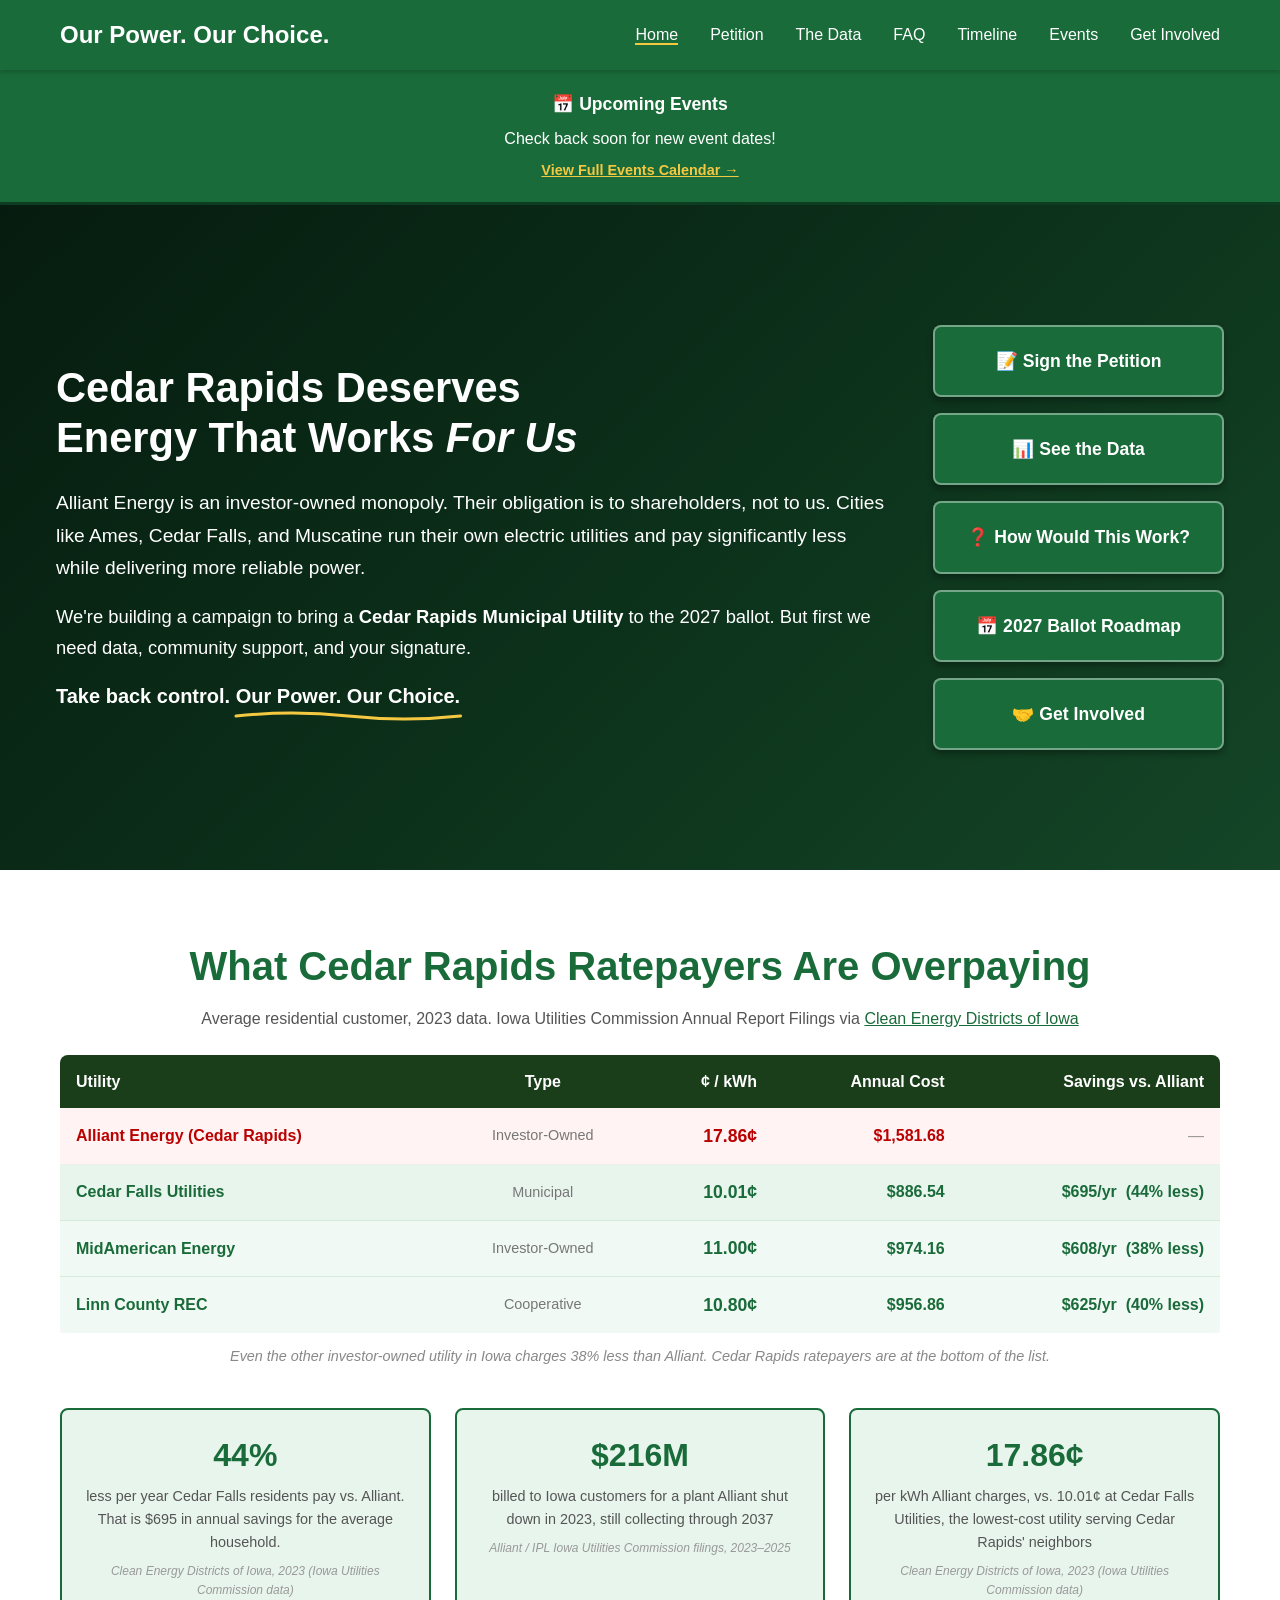
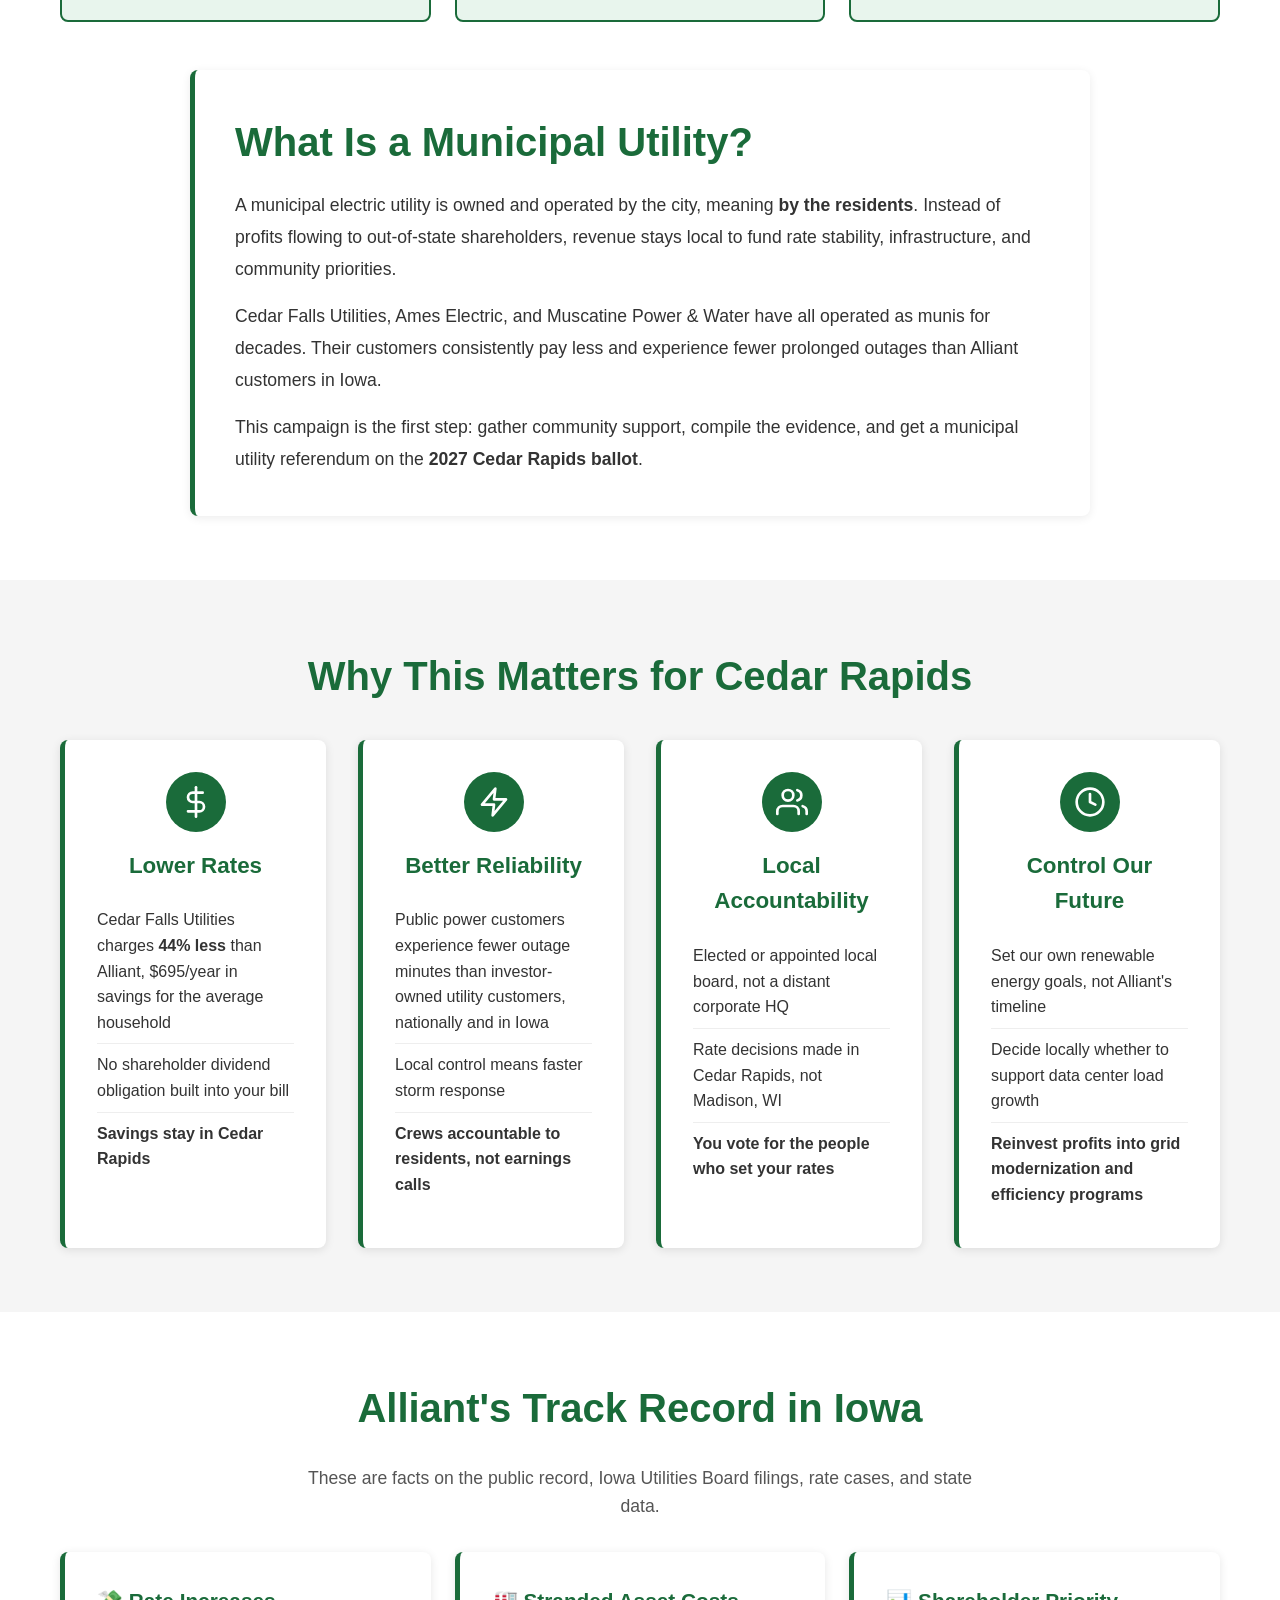
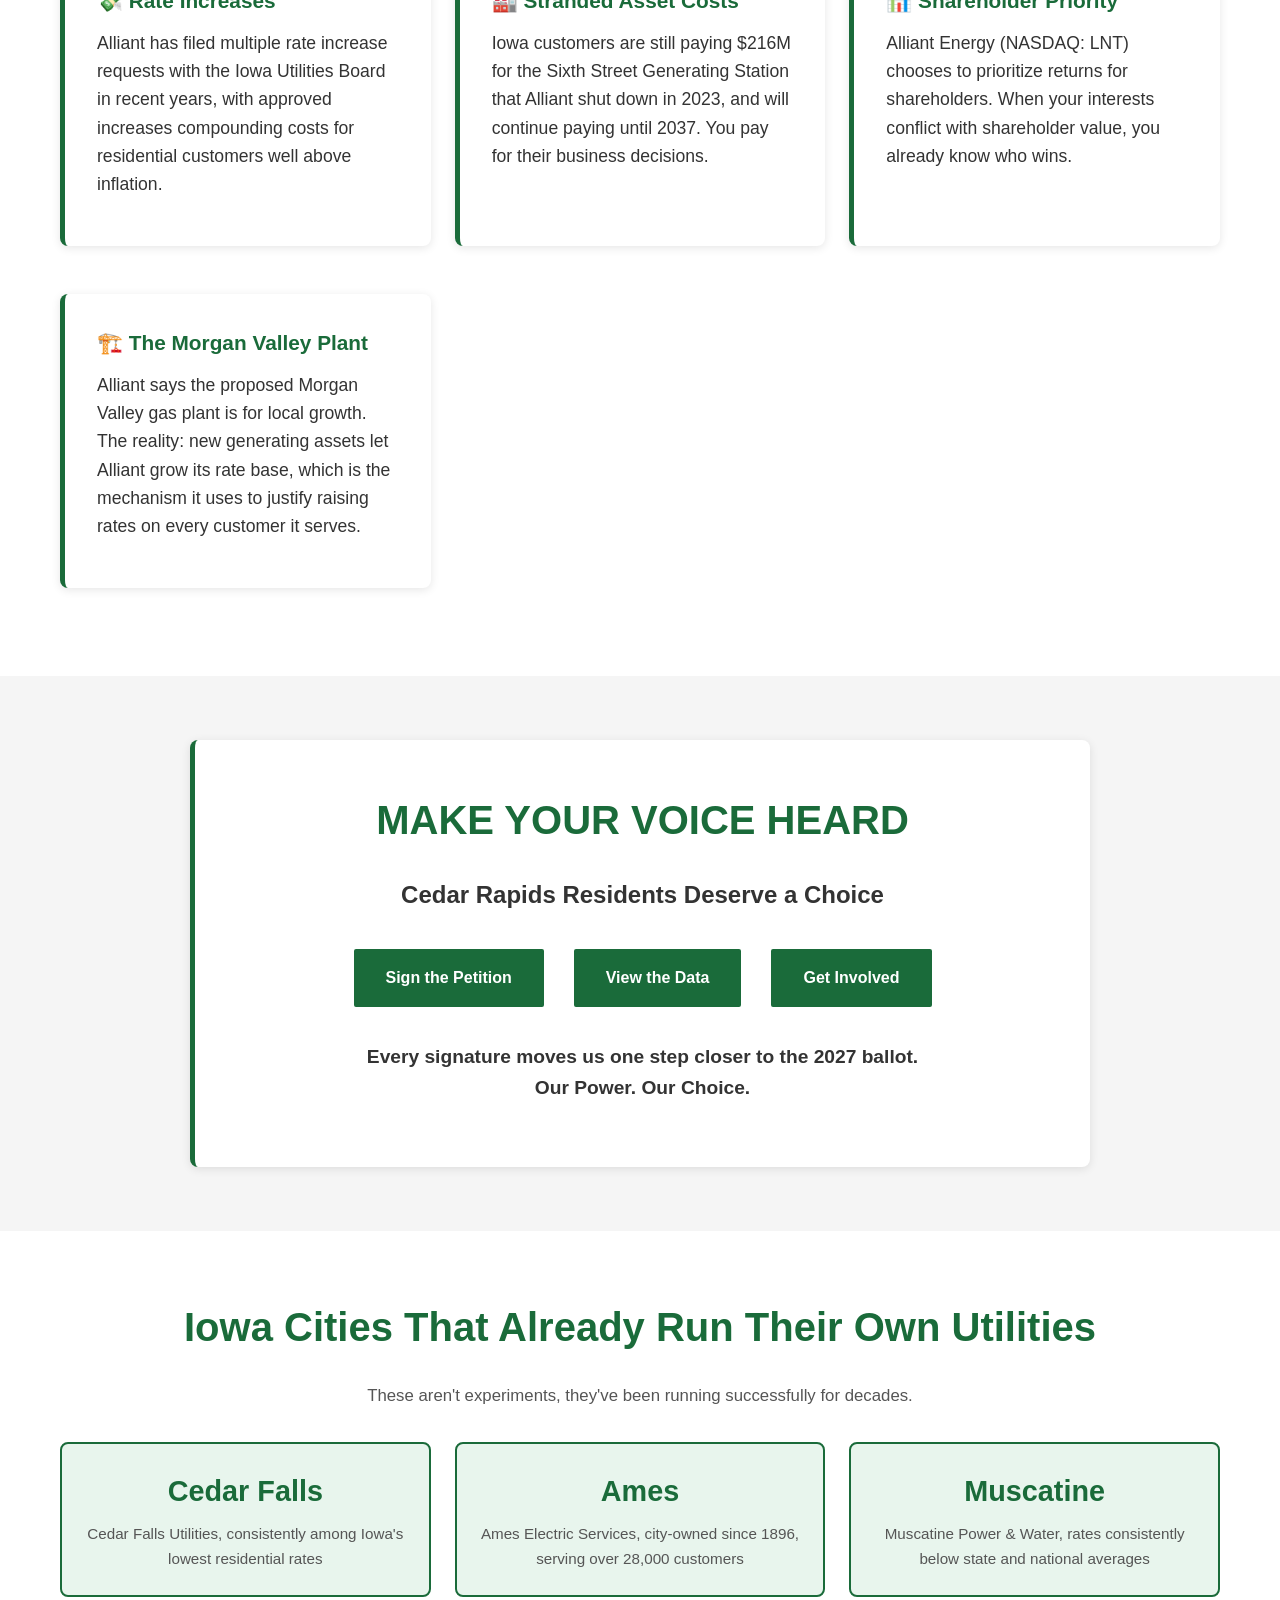
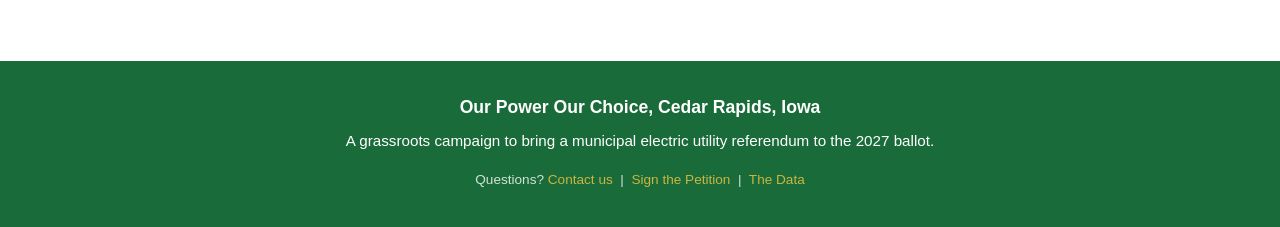
<file: index.html>
<!DOCTYPE html>
<html lang="en">
<head>
    <meta charset="UTF-8">
    <meta name="viewport" content="width=device-width, initial-scale=1.0">
    <meta name="description" content="Our Power Our Choice, Cedar Rapids residents working to create a municipal electric utility and take back control of our energy future.">
    <title>Our Power Our Choice | Cedar Rapids Municipal Utility Campaign</title>
    <link rel="icon" type="image/png" href="favicon.svg">
    <link rel="stylesheet" href="styles.css">
</head>
<body>

    <!-- ─── HEADER / NAV ─────────────────────────────────────── -->
    <header>
        <nav>
            <div class="container">
                <h1><a href="index.html" style="color: white; text-decoration: none;">Our Power. Our Choice.</a></h1>
                <button class="mobile-menu-toggle" aria-label="Toggle menu" onclick="toggleMenu()">☰</button>
                <ul class="nav-links" id="navLinks">
                    <li><a href="index.html" class="active">Home</a></li>
                    <li><a href="petition.html">Petition</a></li>
                    <li><a href="data.html">The Data</a></li>
                    <li><a href="faq.html">FAQ</a></li>
                    <li><a href="timeline.html">Timeline</a></li>
                    <li><a href="events.html">Events</a></li>
                    <li><a href="contact.html">Get Involved</a></li>
                </ul>
            </div>
        </nav>
    </header>

    <script src="mobile-menu.js"></script>

    <!-- ─── EVENT TICKER ─────────────────────────────────────── -->
    <div class="event-ticker-bar">
        <div class="container">
            <h3>📅 Upcoming Events</h3>
            <div class="ticker-container">
                <div class="ticker-inner" id="eventTicker">
                    <!-- Populated dynamically from OurPower_Events Google Sheet tab -->
                </div>
            </div>
            <a href="events.html" class="ticker-view-all">View Full Events Calendar →</a>
        </div>
    </div>

    <!-- ─── ALERT BANNER (driven by OurPower_Banner tab) ────── -->
    <div id="opoc-alert-banner" style="display:none; background:#e8f5ed; border-top:4px solid #1a6b3a; border-bottom:4px solid #1a6b3a; padding:1.5rem 0;">
        <div class="container">
            <div style="display:flex; align-items:flex-start; gap:1rem; flex-wrap:wrap;">
                <div style="font-size:2rem; line-height:1;">📢</div>
                <div style="flex:1; min-width:260px;">
                    <p style="font-weight:700; font-size:1.15rem; color:#1a6b3a; margin-bottom:0.4rem;" id="banner-title"></p>
                    <p style="font-size:1rem; color:#333; margin-bottom:0.5rem;" id="banner-body"></p>
                    <p style="font-size:0.95rem; color:#555; margin:0;" id="banner-where"></p>
                </div>
            </div>
        </div>
    </div>

    <main>

        <!-- ─── HERO ─────────────────────────────────────────── -->
        <section class="hero-image">
            <div class="hero-overlay">
                <div class="container" style="display: flex; align-items: center; justify-content: space-between; gap: 3rem; padding: 2.5rem 1rem; flex-wrap: wrap;">

                    <!-- Left: Text -->
                    <div style="flex: 1; min-width: 300px; color: white;">
                        <h2 style="color: white; font-size: 2.6rem; font-weight: bold; margin-bottom: 1.5rem; line-height: 1.2;">
                            Cedar Rapids Deserves<br>Energy That Works <em>For Us</em>
                        </h2>
                        <p style="font-size: 1.2rem; line-height: 1.7; margin-bottom: 1rem;">
                            Alliant Energy is an investor-owned monopoly. Their obligation is to shareholders, not to us. Cities like Ames, Cedar Falls, and Muscatine run their own electric utilities and pay significantly less while delivering more reliable power.
                        </p>
                        <p style="font-size: 1.15rem; line-height: 1.7; margin-bottom: 1rem;">
                            We're building a campaign to bring a <strong>Cedar Rapids Municipal Utility</strong> to the 2027 ballot. But first we need data, community support, and your signature.
                        </p>
                        <p style="font-size: 1.25rem; font-weight: bold; margin-top: 0.5rem;">
                            Take back control. <span style="position: relative; display: inline-block;">Our Power. Our Choice.<svg style="position: absolute; left: 0; bottom: -8px; width: 100%; height: 12px; overflow: visible;" viewBox="0 0 220 12" preserveAspectRatio="none"><path d="M0,8 Q55,2 110,8 T220,8" stroke="#f5c842" stroke-width="3" fill="none" stroke-linecap="round"/></svg></span>
                        </p>
                    </div>

                    <!-- Right: Action buttons -->
                    <div style="flex: 0 0 auto; min-width: 280px; display: flex; flex-direction: column; gap: 1rem;">
                        <a href="petition.html" class="hero-action-btn">📝 Sign the Petition</a>
                        <a href="data.html" class="hero-action-btn">📊 See the Data</a>
                        <a href="faq.html" class="hero-action-btn">❓ How Would This Work?</a>
                        <a href="timeline.html" class="hero-action-btn">📅 2027 Ballot Roadmap</a>
                        <a href="contact.html" class="hero-action-btn">🤝 Get Involved</a>
                    </div>

                </div>
            </div>
        </section>

        <!-- ─── STAT STRIP ────────────────────────────────────── -->
        <section class="section">
            <div class="container">

                <!-- Rate Comparison Table -->
                <div style="margin-bottom: 2.5rem;">
                    <h2 style="color: #1a6b3a; text-align: center; margin-bottom: 0.5rem;">What Cedar Rapids Ratepayers Are Overpaying</h2>
                    <p style="text-align: center; color: #555; font-size: 1rem; margin-bottom: 1.5rem;">Average residential customer, 2023 data. Iowa Utilities Commission Annual Report Filings via <a href="https://www.cleanenergydistricts.org/wp-content/uploads/2024/12/2023-Electric-CEDI-12-20-24-Residential-Savings.pdf" target="_blank" rel="noopener" style="color: #1a6b3a;">Clean Energy Districts of Iowa</a></p>

                    <div style="overflow-x: auto;">
                        <table style="width: 100%; border-collapse: collapse; font-size: 1rem; background: white; border-radius: 8px; overflow: hidden; box-shadow: 0 2px 10px rgba(0,0,0,0.08);">
                            <thead>
                                <tr style="background: #1a3d1a; color: white;">
                                    <th style="padding: 0.85rem 1rem; text-align: left; font-weight: 700;">Utility</th>
                                    <th style="padding: 0.85rem 1rem; text-align: center; font-weight: 700;">Type</th>
                                    <th style="padding: 0.85rem 1rem; text-align: right; font-weight: 700;">¢ / kWh</th>
                                    <th style="padding: 0.85rem 1rem; text-align: right; font-weight: 700;">Annual Cost</th>
                                    <th style="padding: 0.85rem 1rem; text-align: right; font-weight: 700;">Savings vs. Alliant</th>
                                </tr>
                            </thead>
                            <tbody>
                                <tr style="background: #fff3f3; border-bottom: 1px solid #eee;">
                                    <td style="padding: 0.85rem 1rem; font-weight: 700; color: #b00;">Alliant Energy (Cedar Rapids)</td>
                                    <td style="padding: 0.85rem 1rem; text-align: center; color: #777; font-size: 0.9rem;">Investor-Owned</td>
                                    <td style="padding: 0.85rem 1rem; text-align: right; font-weight: 900; color: #b00; font-size: 1.1rem;">17.86¢</td>
                                    <td style="padding: 0.85rem 1rem; text-align: right; font-weight: 700; color: #b00;">$1,581.68</td>
                                    <td style="padding: 0.85rem 1rem; text-align: right; color: #999;">—</td>
                                </tr>
                                <tr style="background: #e8f5ed; border-bottom: 1px solid #d4eadb;">
                                    <td style="padding: 0.85rem 1rem; font-weight: 700; color: #1a6b3a;">Cedar Falls Utilities</td>
                                    <td style="padding: 0.85rem 1rem; text-align: center; color: #777; font-size: 0.9rem;">Municipal</td>
                                    <td style="padding: 0.85rem 1rem; text-align: right; font-weight: 900; color: #1a6b3a; font-size: 1.1rem;">10.01¢</td>
                                    <td style="padding: 0.85rem 1rem; text-align: right; font-weight: 700; color: #1a6b3a;">$886.54</td>
                                    <td style="padding: 0.85rem 1rem; text-align: right; font-weight: 700; color: #1a6b3a;">$695/yr &nbsp;<strong style="font-size:1rem;">(44% less)</strong></td>
                                </tr>
                                <tr style="background: #f0f9f3; border-bottom: 1px solid #d4eadb;">
                                    <td style="padding: 0.85rem 1rem; font-weight: 700; color: #1a6b3a;">MidAmerican Energy</td>
                                    <td style="padding: 0.85rem 1rem; text-align: center; color: #777; font-size: 0.9rem;">Investor-Owned</td>
                                    <td style="padding: 0.85rem 1rem; text-align: right; font-weight: 900; color: #1a6b3a; font-size: 1.1rem;">11.00¢</td>
                                    <td style="padding: 0.85rem 1rem; text-align: right; font-weight: 700; color: #1a6b3a;">$974.16</td>
                                    <td style="padding: 0.85rem 1rem; text-align: right; font-weight: 700; color: #1a6b3a;">$608/yr &nbsp;<strong style="font-size:1rem;">(38% less)</strong></td>
                                </tr>
                                <tr style="background: #f0f9f3;">
                                    <td style="padding: 0.85rem 1rem; font-weight: 700; color: #1a6b3a;">Linn County REC</td>
                                    <td style="padding: 0.85rem 1rem; text-align: center; color: #777; font-size: 0.9rem;">Cooperative</td>
                                    <td style="padding: 0.85rem 1rem; text-align: right; font-weight: 900; color: #1a6b3a; font-size: 1.1rem;">10.80¢</td>
                                    <td style="padding: 0.85rem 1rem; text-align: right; font-weight: 700; color: #1a6b3a;">$956.86</td>
                                    <td style="padding: 0.85rem 1rem; text-align: right; font-weight: 700; color: #1a6b3a;">$625/yr &nbsp;<strong style="font-size:1rem;">(40% less)</strong></td>
                                </tr>
                            </tbody>
                        </table>
                    </div>
                    <p style="text-align: center; font-size: 0.9rem; color: #888; margin-top: 0.75rem; font-style: italic;">Even the other investor-owned utility in Iowa charges 38% less than Alliant. Cedar Rapids ratepayers are at the bottom of the list.</p>
                </div>

                <!-- Keep the $216M stat and a cleaner third stat -->
                <div class="stat-strip">
                    <div class="stat-card">
                        <div class="stat-number">44%</div>
                        <div class="stat-label">less per year Cedar Falls residents pay vs. Alliant. That is $695 in annual savings for the average household.</div>
                        <div class="stat-source">Clean Energy Districts of Iowa, 2023 (Iowa Utilities Commission data)</div>
                    </div>
                    <div class="stat-card">
                        <div class="stat-number">$216M</div>
                        <div class="stat-label">billed to Iowa customers for a plant Alliant shut down in 2023, still collecting through 2037</div>
                        <div class="stat-source">Alliant / IPL Iowa Utilities Commission filings, 2023–2025</div>
                    </div>
                    <div class="stat-card">
                        <div class="stat-number">17.86¢</div>
                        <div class="stat-label">per kWh Alliant charges, vs. 10.01¢ at Cedar Falls Utilities, the lowest-cost utility serving Cedar Rapids' neighbors</div>
                        <div class="stat-source">Clean Energy Districts of Iowa, 2023 (Iowa Utilities Commission data)</div>
                    </div>
                </div>

                <!-- Who Are We -->
                <div style="background: white; padding: 2.5rem; border-radius: 8px; border-left: 5px solid #1a6b3a; box-shadow: 0 2px 10px rgba(0,0,0,0.08); max-width: 900px; margin: 0 auto;">
                    <h2 style="color: #1a6b3a; margin-bottom: 1rem;">What Is a Municipal Utility?</h2>
                    <p style="font-size: 1.1rem; line-height: 1.8; margin-bottom: 1rem;">
                        A municipal electric utility is owned and operated by the city, meaning <strong>by the residents</strong>. Instead of profits flowing to out-of-state shareholders, revenue stays local to fund rate stability, infrastructure, and community priorities.
                    </p>
                    <p style="font-size: 1.1rem; line-height: 1.8; margin-bottom: 1rem;">
                        Cedar Falls Utilities, Ames Electric, and Muscatine Power & Water have all operated as munis for decades. Their customers consistently pay less and experience fewer prolonged outages than Alliant customers in Iowa.
                    </p>
                    <p style="font-size: 1.1rem; line-height: 1.8; margin-bottom: 0;">
                        This campaign is the first step: gather community support, compile the evidence, and get a municipal utility referendum on the <strong>2027 Cedar Rapids ballot</strong>.
                    </p>
                </div>
            </div>
        </section>

        <!-- ─── WHY IT MATTERS ────────────────────────────────── -->
        <section class="section alt-bg">
            <div class="container">
                <h2 class="centered">Why This Matters for Cedar Rapids</h2>
                <div class="concerns-grid">

                    <a href="data.html#rates" style="text-decoration: none; color: inherit;">
                        <div class="concern-card">
                            <div class="card-icon">
                                <svg width="32" height="32" viewBox="0 0 24 24" fill="none" stroke="white" stroke-width="2" stroke-linecap="round" stroke-linejoin="round">
                                    <line x1="12" y1="1" x2="12" y2="23"/>
                                    <path d="M17 5H9.5a3.5 3.5 0 0 0 0 7h5a3.5 3.5 0 0 1 0 7H6"/>
                                </svg>
                            </div>
                            <h3>Lower Rates</h3>
                            <ul>
                                <li>Cedar Falls Utilities charges <strong>44% less</strong> than Alliant, $695/year in savings for the average household</li>
                                <li>No shareholder dividend obligation built into your bill</li>
                                <li><strong>Savings stay in Cedar Rapids</strong></li>
                            </ul>
                        </div>
                    </a>

                    <a href="data.html#reliability" style="text-decoration: none; color: inherit;">
                        <div class="concern-card">
                            <div class="card-icon">
                                <svg width="32" height="32" viewBox="0 0 24 24" fill="none" stroke="white" stroke-width="2" stroke-linecap="round" stroke-linejoin="round">
                                    <polygon points="13 2 3 14 12 14 11 22 21 10 12 10 13 2"/>
                                </svg>
                            </div>
                            <h3>Better Reliability</h3>
                            <ul>
                                <li>Public power customers experience fewer outage minutes than investor-owned utility customers, nationally and in Iowa</li>
                                <li>Local control means faster storm response</li>
                                <li><strong>Crews accountable to residents, not earnings calls</strong></li>
                            </ul>
                        </div>
                    </a>

                    <a href="data.html#accountability" style="text-decoration: none; color: inherit;">
                        <div class="concern-card">
                            <div class="card-icon">
                                <svg width="32" height="32" viewBox="0 0 24 24" fill="none" stroke="white" stroke-width="2" stroke-linecap="round" stroke-linejoin="round">
                                    <path d="M17 21v-2a4 4 0 0 0-4-4H5a4 4 0 0 0-4 4v2"/>
                                    <circle cx="9" cy="7" r="4"/>
                                    <path d="M23 21v-2a4 4 0 0 0-3-3.87"/>
                                    <path d="M16 3.13a4 4 0 0 1 0 7.75"/>
                                </svg>
                            </div>
                            <h3>Local Accountability</h3>
                            <ul>
                                <li>Elected or appointed local board, not a distant corporate HQ</li>
                                <li>Rate decisions made in Cedar Rapids, not Madison, WI</li>
                                <li><strong>You vote for the people who set your rates</strong></li>
                            </ul>
                        </div>
                    </a>

                    <a href="data.html#future" style="text-decoration: none; color: inherit;">
                        <div class="concern-card">
                            <div class="card-icon">
                                <svg width="32" height="32" viewBox="0 0 24 24" fill="none" stroke="white" stroke-width="2" stroke-linecap="round" stroke-linejoin="round">
                                    <circle cx="12" cy="12" r="10"/>
                                    <polyline points="12 6 12 12 16 14"/>
                                </svg>
                            </div>
                            <h3>Control Our Future</h3>
                            <ul>
                                <li>Set our own renewable energy goals, not Alliant's timeline</li>
                                <li>Decide locally whether to support data center load growth</li>
                                <li><strong>Reinvest profits into grid modernization and efficiency programs</strong></li>
                            </ul>
                        </div>
                    </a>

                </div>
            </div>
        </section>

        <!-- ─── ALLIANT TRACK RECORD ──────────────────────────── -->
        <section class="section">
            <div class="container">
                <h2 class="centered">Alliant's Track Record in Iowa</h2>
                <p style="text-align: center; font-size: 1.1rem; color: #555; max-width: 700px; margin: 0 auto 2rem;">
                    These are facts on the public record, Iowa Utilities Board filings, rate cases, and state data.
                </p>
                <div style="display: grid; grid-template-columns: repeat(auto-fit, minmax(280px, 1fr)); gap: 1.5rem;">

                    <div class="info-card">
                        <h3>💸 Rate Increases</h3>
                        <p>Alliant has filed multiple rate increase requests with the Iowa Utilities Board in recent years, with approved increases compounding costs for residential customers well above inflation.</p>
                    </div>

                    <div class="info-card">
                        <h3>🏭 Stranded Asset Costs</h3>
                        <p>Iowa customers are still paying $216M for the Sixth Street Generating Station that Alliant shut down in 2023, and will continue paying until 2037. You pay for their business decisions.</p>
                    </div>

                    <div class="info-card">
                        <h3>📊 Shareholder Priority</h3>
                        <p>Alliant Energy (NASDAQ: LNT) chooses to prioritize returns for shareholders. When your interests conflict with shareholder value, you already know who wins.</p>
                    </div>

                    <div class="info-card">
                        <h3>🏗️ The Morgan Valley Plant</h3>
                        <p>Alliant says the proposed Morgan Valley gas plant is for local growth. The reality: new generating assets let Alliant grow its rate base, which is the mechanism it uses to justify raising rates on every customer it serves.</p>
                    </div>

                </div>
            </div>
        </section>

        <!-- ─── CTA SECTION ───────────────────────────────────── -->
        <section class="section alt-bg" id="action">
            <div class="container">
                <div style="background: white; padding: 3rem; border-radius: 8px; border-left: 5px solid #1a6b3a; box-shadow: 0 2px 10px rgba(0,0,0,0.1); text-align: center; max-width: 900px; margin: 0 auto;">
                    <h2 style="color: #1a6b3a; text-align: center;">MAKE YOUR VOICE HEARD</h2>
                    <h3 style="color: #333; margin-bottom: 2rem; text-align: center; font-size: 1.5rem;">Cedar Rapids Residents Deserve a Choice</h3>
                    <div class="cta-buttons">
                        <a href="petition.html" class="cta-button">Sign the Petition</a>
                        <a href="data.html" class="cta-button">View the Data</a>
                        <a href="contact.html" class="cta-button">Get Involved</a>
                    </div>
                    <p style="color: #333; font-size: 1.2rem; margin-top: 2rem; font-weight: bold; text-align: center;">
                        Every signature moves us one step closer to the 2027 ballot.<br>Our Power. Our Choice.
                    </p>
                </div>
            </div>
        </section>

        <!-- ─── COMPARABLE CITIES STRIP ───────────────────────── -->
        <section class="section">
            <div class="container">
                <h2 class="centered">Iowa Cities That Already Run Their Own Utilities</h2>
                <p style="text-align: center; color: #555; font-size: 1.05rem; margin-bottom: 2rem;">These aren't experiments, they've been running successfully for decades.</p>
                <div style="display: grid; grid-template-columns: repeat(auto-fit, minmax(200px, 1fr)); gap: 1.5rem; text-align: center;">

                    <div style="background: #e8f5ed; border: 2px solid #1a6b3a; border-radius: 8px; padding: 1.5rem;">
                        <div style="font-size: 1.8rem; font-weight: 700; color: #1a6b3a;">Cedar Falls</div>
                        <div style="font-size: 0.95rem; color: #555; margin-top: 0.5rem;">Cedar Falls Utilities, consistently among Iowa's lowest residential rates</div>
                    </div>

                    <div style="background: #e8f5ed; border: 2px solid #1a6b3a; border-radius: 8px; padding: 1.5rem;">
                        <div style="font-size: 1.8rem; font-weight: 700; color: #1a6b3a;">Ames</div>
                        <div style="font-size: 0.95rem; color: #555; margin-top: 0.5rem;">Ames Electric Services, city-owned since 1896, serving over 28,000 customers</div>
                    </div>

                    <div style="background: #e8f5ed; border: 2px solid #1a6b3a; border-radius: 8px; padding: 1.5rem;">
                        <div style="font-size: 1.8rem; font-weight: 700; color: #1a6b3a;">Muscatine</div>
                        <div style="font-size: 0.95rem; color: #555; margin-top: 0.5rem;">Muscatine Power & Water, rates consistently below state and national averages</div>
                    </div>

                </div>
            </div>
        </section>

    </main>

    <!-- ─── FOOTER ────────────────────────────────────────────── -->
    <footer>
        <div class="container">
            <p style="font-size: 1.1rem; font-weight: bold; margin-bottom: 0.5rem;">Our Power Our Choice, Cedar Rapids, Iowa</p>
            <p>A grassroots campaign to bring a municipal electric utility referendum to the 2027 ballot.</p>
            <p style="margin-top: 1rem; font-size: 0.85rem; opacity: 0.8;">
                Questions? <a href="contact.html">Contact us</a> &nbsp;|&nbsp;
                <a href="petition.html">Sign the Petition</a> &nbsp;|&nbsp;
                <a href="data.html">The Data</a>
            </p>
        </div>
    </footer>

    <script src="ticker.js"></script>
</body>
</html>
</file>
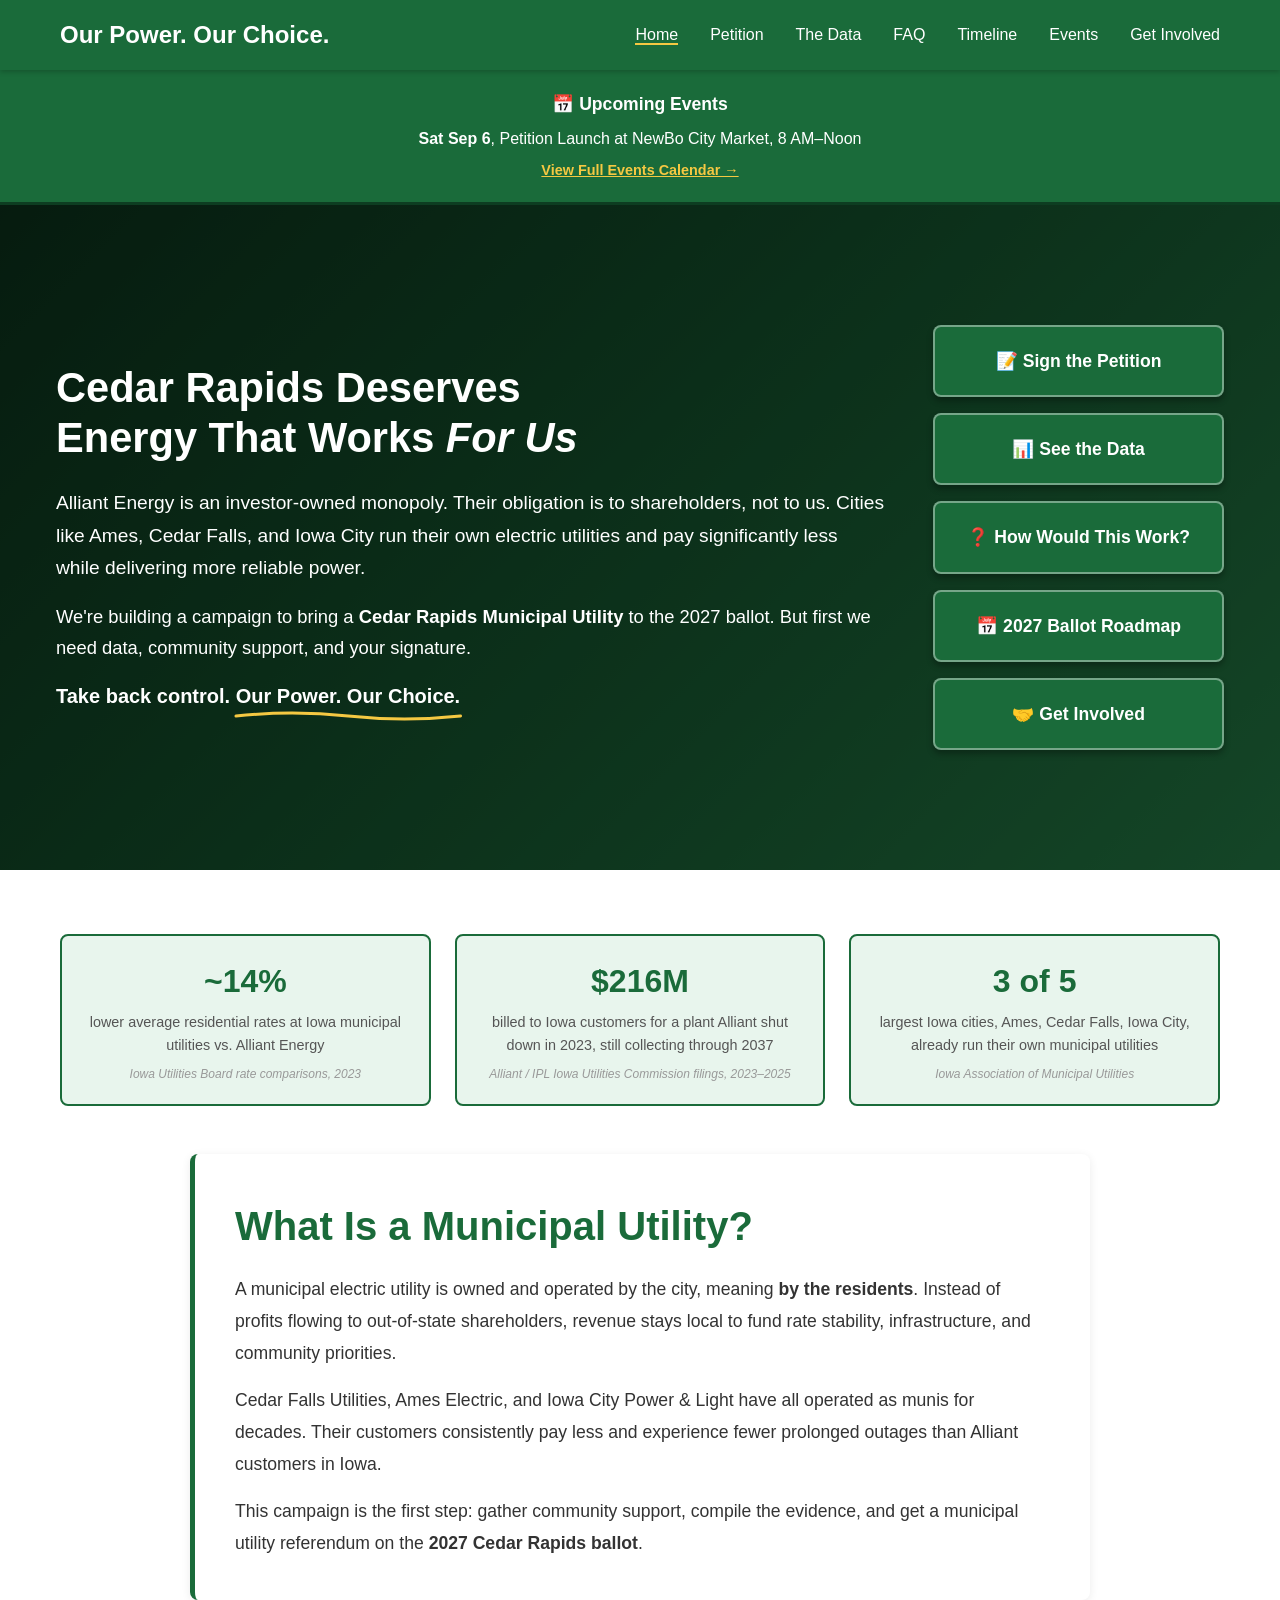
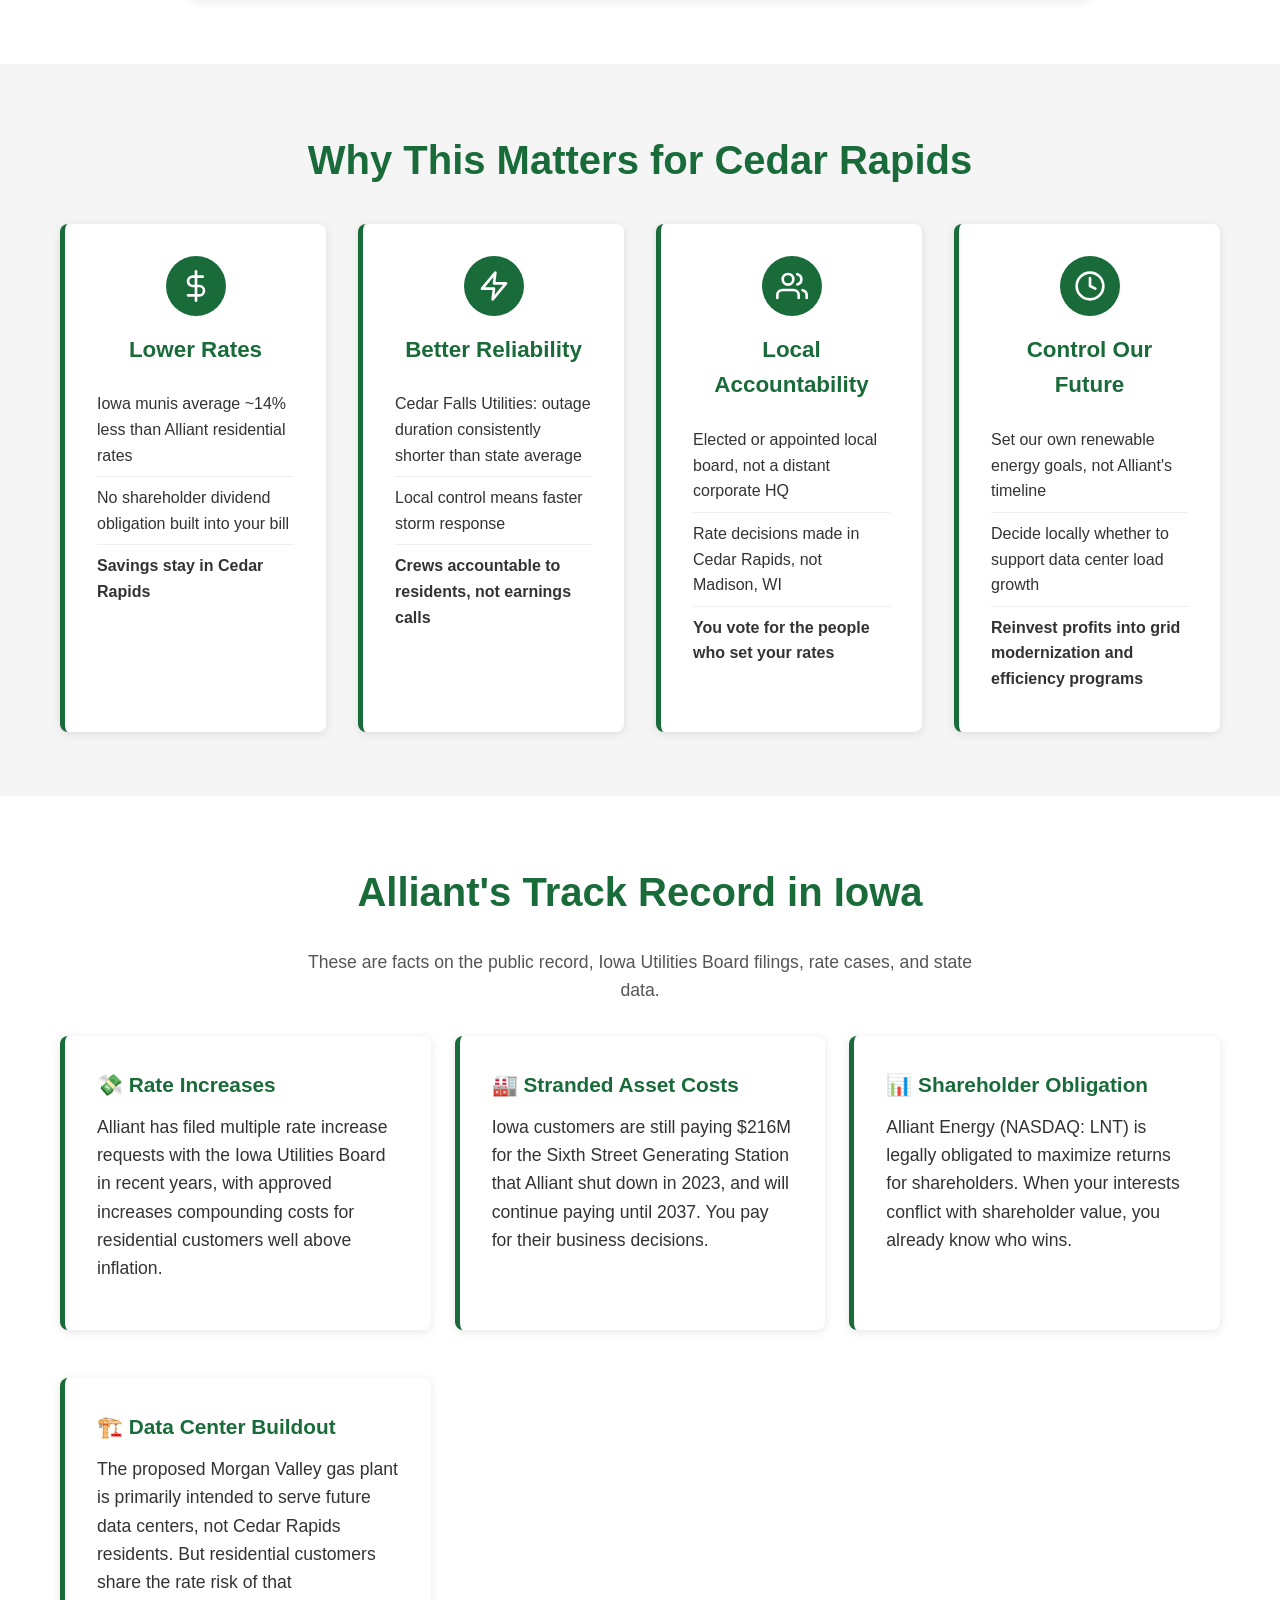
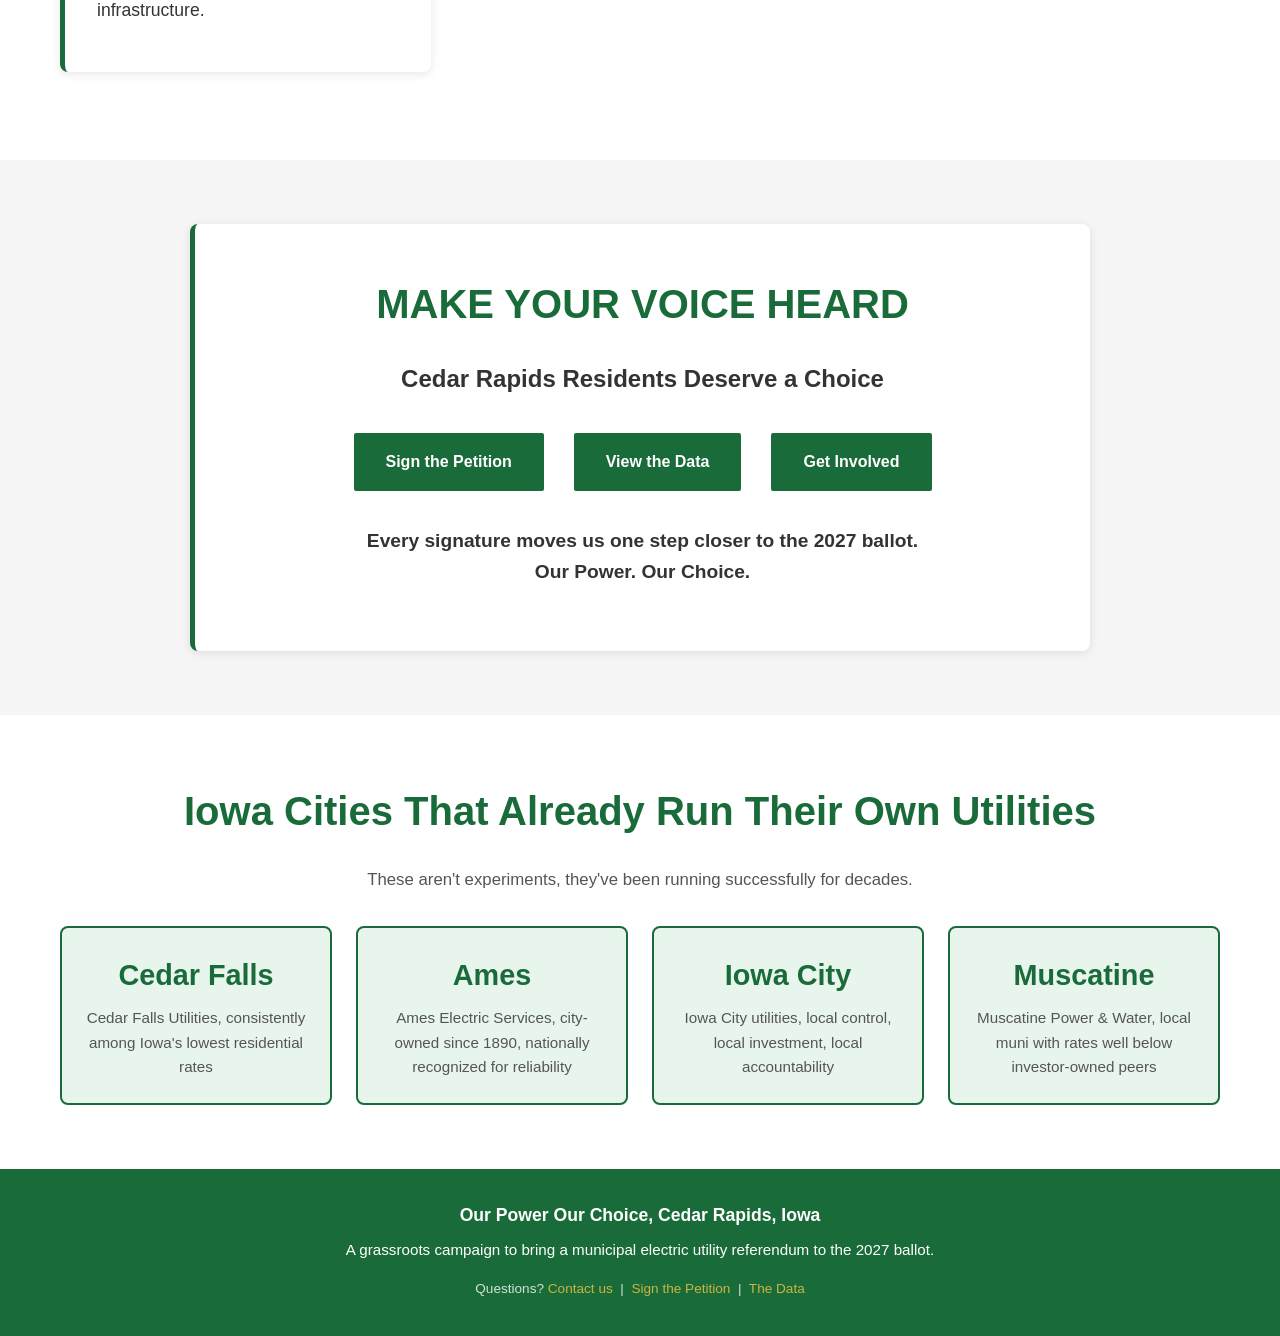
<file: full/index.html>
<!DOCTYPE html>
<html lang="en">
<head>
    <meta charset="UTF-8">
    <meta name="viewport" content="width=device-width, initial-scale=1.0">
    <meta name="description" content="Our Power Our Choice, Cedar Rapids residents working to create a municipal electric utility and take back control of our energy future.">
    <title>Our Power Our Choice | Cedar Rapids Municipal Utility Campaign</title>
    <link rel="icon" type="image/png" href="favicon.svg">
    <link rel="stylesheet" href="styles.css">
</head>
<body>

    <!-- ─── HEADER / NAV ─────────────────────────────────────── -->
    <header>
        <nav>
            <div class="container">
                <h1><a href="index.html" style="color: white; text-decoration: none;">Our Power. Our Choice.</a></h1>
                <button class="mobile-menu-toggle" aria-label="Toggle menu" onclick="toggleMenu()">☰</button>
                <ul class="nav-links" id="navLinks">
                    <li><a href="index.html" class="active">Home</a></li>
                    <li><a href="petition.html">Petition</a></li>
                    <li><a href="data.html">The Data</a></li>
                    <li><a href="faq.html">FAQ</a></li>
                    <li><a href="timeline.html">Timeline</a></li>
                    <li><a href="events.html">Events</a></li>
                    <li><a href="contact.html">Get Involved</a></li>
                </ul>
            </div>
        </nav>
    </header>

    <script src="mobile-menu.js"></script>

    <!-- ─── EVENT TICKER ─────────────────────────────────────── -->
    <div class="event-ticker-bar">
        <div class="container">
            <h3>📅 Upcoming Events</h3>
            <div class="ticker-container">
                <div class="ticker-inner" id="eventTicker">
                    <div class="ticker-item"><strong>Sat Sep 6</strong>, Petition Launch at NewBo City Market, 8 AM–Noon</div>
                    <div class="ticker-item"><strong>Thu Sep 18</strong>, Town Hall: What Is a Municipal Utility? | CR Public Library, 6:30 PM</div>
                    <div class="ticker-item"><strong>Sat Sep 27</strong>, Tabling at Czech Village Farmers Market, 8 AM–Noon</div>
                    <div class="ticker-item"><strong>Wed Oct 8</strong>, Neighborhood Canvass: Wellington Heights, 4–7 PM</div>
                    <div class="ticker-item"><strong>Thu Oct 23</strong>, Town Hall: The Numbers | Coe College, 6:30 PM</div>
                </div>
            </div>
            <a href="events.html" class="ticker-view-all">View Full Events Calendar →</a>
        </div>
    </div>

    <main>

        <!-- ─── HERO ─────────────────────────────────────────── -->
        <section class="hero-image">
            <div class="hero-overlay">
                <div class="container" style="display: flex; align-items: center; justify-content: space-between; gap: 3rem; padding: 2.5rem 1rem; flex-wrap: wrap;">

                    <!-- Left: Text -->
                    <div style="flex: 1; min-width: 300px; color: white;">
                        <h2 style="color: white; font-size: 2.6rem; font-weight: bold; margin-bottom: 1.5rem; line-height: 1.2;">
                            Cedar Rapids Deserves<br>Energy That Works <em>For Us</em>
                        </h2>
                        <p style="font-size: 1.2rem; line-height: 1.7; margin-bottom: 1rem;">
                            Alliant Energy is an investor-owned monopoly. Their obligation is to shareholders, not to us. Cities like Ames, Cedar Falls, and Iowa City run their own electric utilities and pay significantly less while delivering more reliable power.
                        </p>
                        <p style="font-size: 1.15rem; line-height: 1.7; margin-bottom: 1rem;">
                            We're building a campaign to bring a <strong>Cedar Rapids Municipal Utility</strong> to the 2027 ballot. But first we need data, community support, and your signature.
                        </p>
                        <p style="font-size: 1.25rem; font-weight: bold; margin-top: 0.5rem;">
                            Take back control. <span style="position: relative; display: inline-block;">Our Power. Our Choice.<svg style="position: absolute; left: 0; bottom: -8px; width: 100%; height: 12px; overflow: visible;" viewBox="0 0 220 12" preserveAspectRatio="none"><path d="M0,8 Q55,2 110,8 T220,8" stroke="#f5c842" stroke-width="3" fill="none" stroke-linecap="round"/></svg></span>
                        </p>
                    </div>

                    <!-- Right: Action buttons -->
                    <div style="flex: 0 0 auto; min-width: 280px; display: flex; flex-direction: column; gap: 1rem;">
                        <a href="petition.html" class="hero-action-btn">📝 Sign the Petition</a>
                        <a href="data.html" class="hero-action-btn">📊 See the Data</a>
                        <a href="faq.html" class="hero-action-btn">❓ How Would This Work?</a>
                        <a href="timeline.html" class="hero-action-btn">📅 2027 Ballot Roadmap</a>
                        <a href="contact.html" class="hero-action-btn">🤝 Get Involved</a>
                    </div>

                </div>
            </div>
        </section>

        <!-- ─── STAT STRIP ────────────────────────────────────── -->
        <section class="section">
            <div class="container">
                <div class="stat-strip">
                    <div class="stat-card">
                        <div class="stat-number">~14%</div>
                        <div class="stat-label">lower average residential rates at Iowa municipal utilities vs. Alliant Energy</div>
                        <div class="stat-source">Iowa Utilities Board rate comparisons, 2023</div>
                    </div>
                    <div class="stat-card">
                        <div class="stat-number">$216M</div>
                        <div class="stat-label">billed to Iowa customers for a plant Alliant shut down in 2023, still collecting through 2037</div>
                        <div class="stat-source">Alliant / IPL Iowa Utilities Commission filings, 2023–2025</div>
                    </div>
                    <div class="stat-card">
                        <div class="stat-number">3 of 5</div>
                        <div class="stat-label">largest Iowa cities, Ames, Cedar Falls, Iowa City, already run their own municipal utilities</div>
                        <div class="stat-source">Iowa Association of Municipal Utilities</div>
                    </div>
                </div>

                <!-- Who Are We -->
                <div style="background: white; padding: 2.5rem; border-radius: 8px; border-left: 5px solid #1a6b3a; box-shadow: 0 2px 10px rgba(0,0,0,0.08); max-width: 900px; margin: 0 auto;">
                    <h2 style="color: #1a6b3a; margin-bottom: 1rem;">What Is a Municipal Utility?</h2>
                    <p style="font-size: 1.1rem; line-height: 1.8; margin-bottom: 1rem;">
                        A municipal electric utility is owned and operated by the city, meaning <strong>by the residents</strong>. Instead of profits flowing to out-of-state shareholders, revenue stays local to fund rate stability, infrastructure, and community priorities.
                    </p>
                    <p style="font-size: 1.1rem; line-height: 1.8; margin-bottom: 1rem;">
                        Cedar Falls Utilities, Ames Electric, and Iowa City Power & Light have all operated as munis for decades. Their customers consistently pay less and experience fewer prolonged outages than Alliant customers in Iowa.
                    </p>
                    <p style="font-size: 1.1rem; line-height: 1.8; margin-bottom: 0;">
                        This campaign is the first step: gather community support, compile the evidence, and get a municipal utility referendum on the <strong>2027 Cedar Rapids ballot</strong>.
                    </p>
                </div>
            </div>
        </section>

        <!-- ─── WHY IT MATTERS ────────────────────────────────── -->
        <section class="section alt-bg">
            <div class="container">
                <h2 class="centered">Why This Matters for Cedar Rapids</h2>
                <div class="concerns-grid">

                    <a href="data.html#rates" style="text-decoration: none; color: inherit;">
                        <div class="concern-card">
                            <div class="card-icon">
                                <svg width="32" height="32" viewBox="0 0 24 24" fill="none" stroke="white" stroke-width="2" stroke-linecap="round" stroke-linejoin="round">
                                    <line x1="12" y1="1" x2="12" y2="23"/>
                                    <path d="M17 5H9.5a3.5 3.5 0 0 0 0 7h5a3.5 3.5 0 0 1 0 7H6"/>
                                </svg>
                            </div>
                            <h3>Lower Rates</h3>
                            <ul>
                                <li>Iowa munis average ~14% less than Alliant residential rates</li>
                                <li>No shareholder dividend obligation built into your bill</li>
                                <li><strong>Savings stay in Cedar Rapids</strong></li>
                            </ul>
                        </div>
                    </a>

                    <a href="data.html#reliability" style="text-decoration: none; color: inherit;">
                        <div class="concern-card">
                            <div class="card-icon">
                                <svg width="32" height="32" viewBox="0 0 24 24" fill="none" stroke="white" stroke-width="2" stroke-linecap="round" stroke-linejoin="round">
                                    <polygon points="13 2 3 14 12 14 11 22 21 10 12 10 13 2"/>
                                </svg>
                            </div>
                            <h3>Better Reliability</h3>
                            <ul>
                                <li>Cedar Falls Utilities: outage duration consistently shorter than state average</li>
                                <li>Local control means faster storm response</li>
                                <li><strong>Crews accountable to residents, not earnings calls</strong></li>
                            </ul>
                        </div>
                    </a>

                    <a href="data.html#accountability" style="text-decoration: none; color: inherit;">
                        <div class="concern-card">
                            <div class="card-icon">
                                <svg width="32" height="32" viewBox="0 0 24 24" fill="none" stroke="white" stroke-width="2" stroke-linecap="round" stroke-linejoin="round">
                                    <path d="M17 21v-2a4 4 0 0 0-4-4H5a4 4 0 0 0-4 4v2"/>
                                    <circle cx="9" cy="7" r="4"/>
                                    <path d="M23 21v-2a4 4 0 0 0-3-3.87"/>
                                    <path d="M16 3.13a4 4 0 0 1 0 7.75"/>
                                </svg>
                            </div>
                            <h3>Local Accountability</h3>
                            <ul>
                                <li>Elected or appointed local board, not a distant corporate HQ</li>
                                <li>Rate decisions made in Cedar Rapids, not Madison, WI</li>
                                <li><strong>You vote for the people who set your rates</strong></li>
                            </ul>
                        </div>
                    </a>

                    <a href="data.html#future" style="text-decoration: none; color: inherit;">
                        <div class="concern-card">
                            <div class="card-icon">
                                <svg width="32" height="32" viewBox="0 0 24 24" fill="none" stroke="white" stroke-width="2" stroke-linecap="round" stroke-linejoin="round">
                                    <circle cx="12" cy="12" r="10"/>
                                    <polyline points="12 6 12 12 16 14"/>
                                </svg>
                            </div>
                            <h3>Control Our Future</h3>
                            <ul>
                                <li>Set our own renewable energy goals, not Alliant's timeline</li>
                                <li>Decide locally whether to support data center load growth</li>
                                <li><strong>Reinvest profits into grid modernization and efficiency programs</strong></li>
                            </ul>
                        </div>
                    </a>

                </div>
            </div>
        </section>

        <!-- ─── ALLIANT TRACK RECORD ──────────────────────────── -->
        <section class="section">
            <div class="container">
                <h2 class="centered">Alliant's Track Record in Iowa</h2>
                <p style="text-align: center; font-size: 1.1rem; color: #555; max-width: 700px; margin: 0 auto 2rem;">
                    These are facts on the public record, Iowa Utilities Board filings, rate cases, and state data.
                </p>
                <div style="display: grid; grid-template-columns: repeat(auto-fit, minmax(280px, 1fr)); gap: 1.5rem;">

                    <div class="info-card">
                        <h3>💸 Rate Increases</h3>
                        <p>Alliant has filed multiple rate increase requests with the Iowa Utilities Board in recent years, with approved increases compounding costs for residential customers well above inflation.</p>
                    </div>

                    <div class="info-card">
                        <h3>🏭 Stranded Asset Costs</h3>
                        <p>Iowa customers are still paying $216M for the Sixth Street Generating Station that Alliant shut down in 2023, and will continue paying until 2037. You pay for their business decisions.</p>
                    </div>

                    <div class="info-card">
                        <h3>📊 Shareholder Obligation</h3>
                        <p>Alliant Energy (NASDAQ: LNT) is legally obligated to maximize returns for shareholders. When your interests conflict with shareholder value, you already know who wins.</p>
                    </div>

                    <div class="info-card">
                        <h3>🏗️ Data Center Buildout</h3>
                        <p>The proposed Morgan Valley gas plant is primarily intended to serve future data centers, not Cedar Rapids residents. But residential customers share the rate risk of that infrastructure.</p>
                    </div>

                </div>
            </div>
        </section>

        <!-- ─── CTA SECTION ───────────────────────────────────── -->
        <section class="section alt-bg" id="action">
            <div class="container">
                <div style="background: white; padding: 3rem; border-radius: 8px; border-left: 5px solid #1a6b3a; box-shadow: 0 2px 10px rgba(0,0,0,0.1); text-align: center; max-width: 900px; margin: 0 auto;">
                    <h2 style="color: #1a6b3a; text-align: center;">MAKE YOUR VOICE HEARD</h2>
                    <h3 style="color: #333; margin-bottom: 2rem; text-align: center; font-size: 1.5rem;">Cedar Rapids Residents Deserve a Choice</h3>
                    <div class="cta-buttons">
                        <a href="petition.html" class="cta-button">Sign the Petition</a>
                        <a href="data.html" class="cta-button">View the Data</a>
                        <a href="contact.html" class="cta-button">Get Involved</a>
                    </div>
                    <p style="color: #333; font-size: 1.2rem; margin-top: 2rem; font-weight: bold; text-align: center;">
                        Every signature moves us one step closer to the 2027 ballot.<br>Our Power. Our Choice.
                    </p>
                </div>
            </div>
        </section>

        <!-- ─── COMPARABLE CITIES STRIP ───────────────────────── -->
        <section class="section">
            <div class="container">
                <h2 class="centered">Iowa Cities That Already Run Their Own Utilities</h2>
                <p style="text-align: center; color: #555; font-size: 1.05rem; margin-bottom: 2rem;">These aren't experiments, they've been running successfully for decades.</p>
                <div style="display: grid; grid-template-columns: repeat(auto-fit, minmax(200px, 1fr)); gap: 1.5rem; text-align: center;">

                    <div style="background: #e8f5ed; border: 2px solid #1a6b3a; border-radius: 8px; padding: 1.5rem;">
                        <div style="font-size: 1.8rem; font-weight: 700; color: #1a6b3a;">Cedar Falls</div>
                        <div style="font-size: 0.95rem; color: #555; margin-top: 0.5rem;">Cedar Falls Utilities, consistently among Iowa's lowest residential rates</div>
                    </div>

                    <div style="background: #e8f5ed; border: 2px solid #1a6b3a; border-radius: 8px; padding: 1.5rem;">
                        <div style="font-size: 1.8rem; font-weight: 700; color: #1a6b3a;">Ames</div>
                        <div style="font-size: 0.95rem; color: #555; margin-top: 0.5rem;">Ames Electric Services, city-owned since 1890, nationally recognized for reliability</div>
                    </div>

                    <div style="background: #e8f5ed; border: 2px solid #1a6b3a; border-radius: 8px; padding: 1.5rem;">
                        <div style="font-size: 1.8rem; font-weight: 700; color: #1a6b3a;">Iowa City</div>
                        <div style="font-size: 0.95rem; color: #555; margin-top: 0.5rem;">Iowa City utilities, local control, local investment, local accountability</div>
                    </div>

                    <div style="background: #e8f5ed; border: 2px solid #1a6b3a; border-radius: 8px; padding: 1.5rem;">
                        <div style="font-size: 1.8rem; font-weight: 700; color: #1a6b3a;">Muscatine</div>
                        <div style="font-size: 0.95rem; color: #555; margin-top: 0.5rem;">Muscatine Power & Water, local muni with rates well below investor-owned peers</div>
                    </div>

                </div>
            </div>
        </section>

    </main>

    <!-- ─── FOOTER ────────────────────────────────────────────── -->
    <footer>
        <div class="container">
            <p style="font-size: 1.1rem; font-weight: bold; margin-bottom: 0.5rem;">Our Power Our Choice, Cedar Rapids, Iowa</p>
            <p>A grassroots campaign to bring a municipal electric utility referendum to the 2027 ballot.</p>
            <p style="margin-top: 1rem; font-size: 0.85rem; opacity: 0.8;">
                Questions? <a href="contact.html">Contact us</a> &nbsp;|&nbsp;
                <a href="petition.html">Sign the Petition</a> &nbsp;|&nbsp;
                <a href="data.html">The Data</a>
            </p>
        </div>
    </footer>

    <script src="ticker.js"></script>
</body>
</html>
</file>
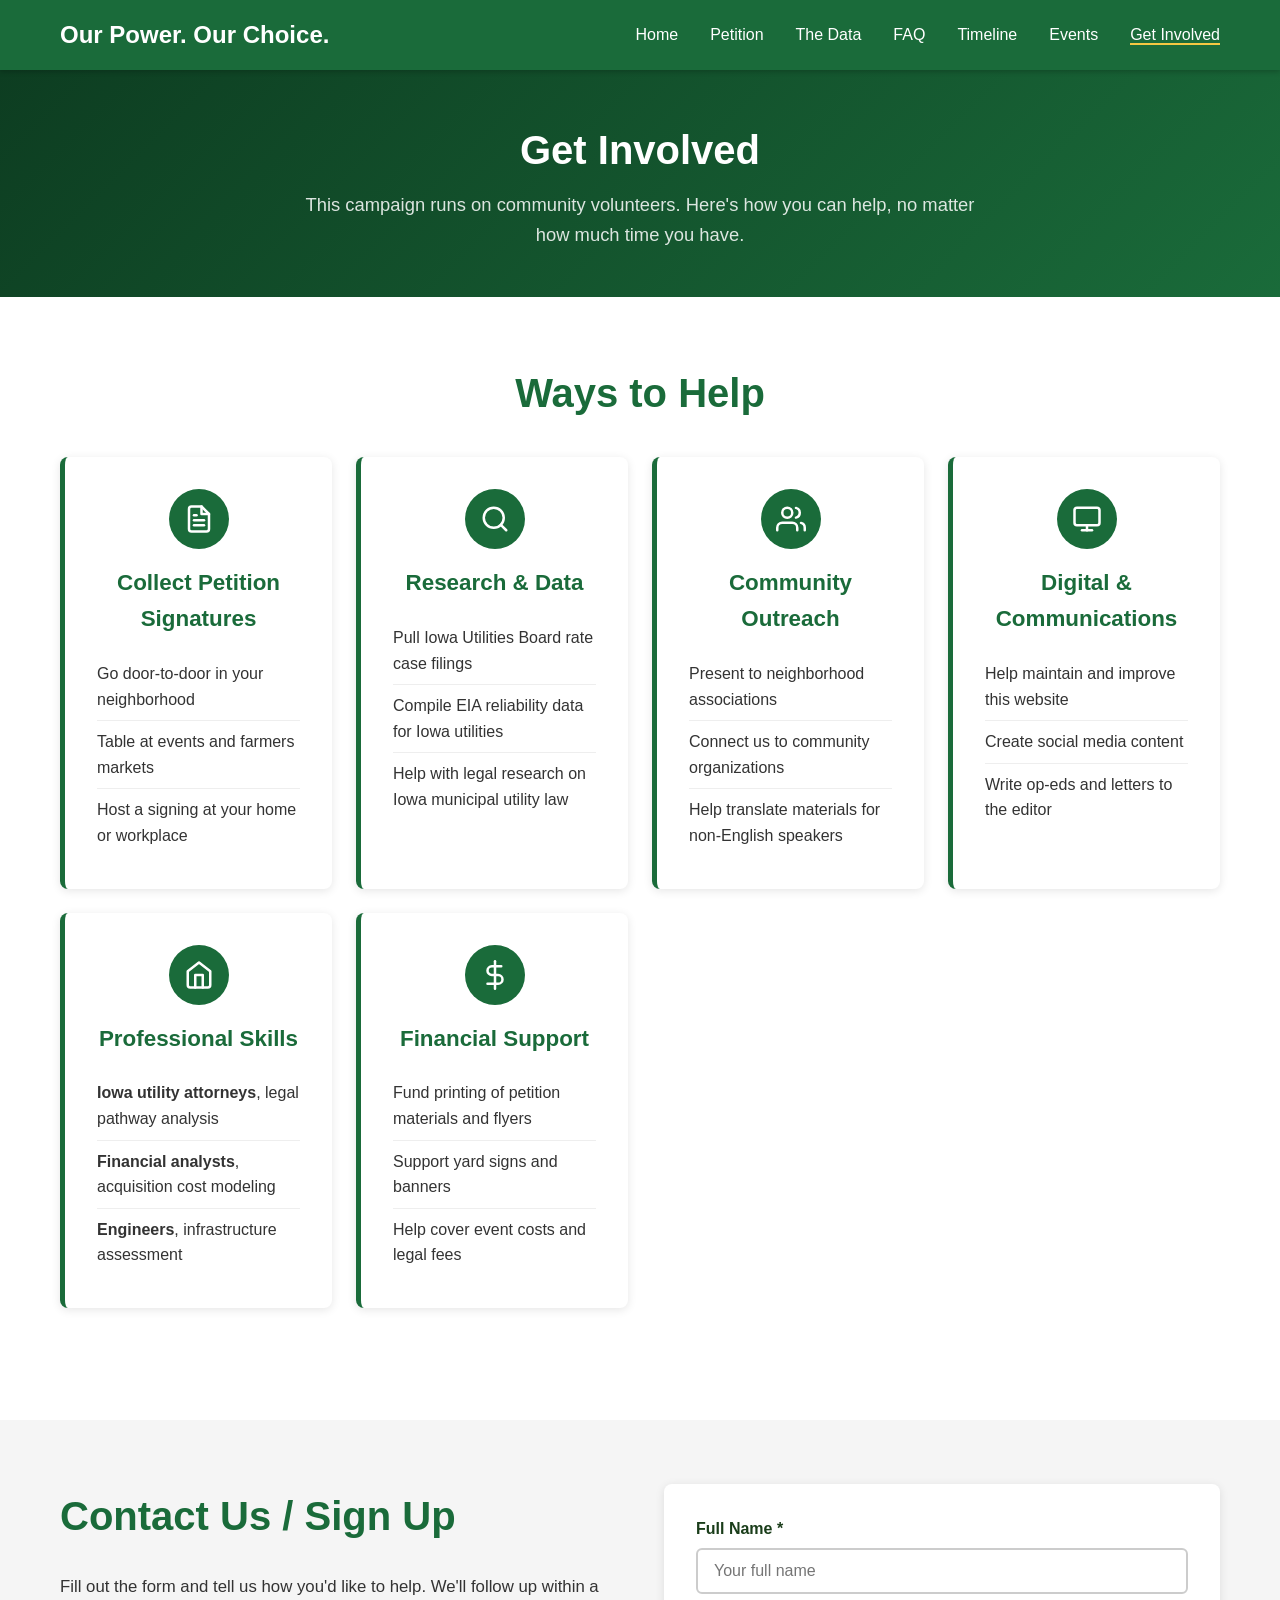
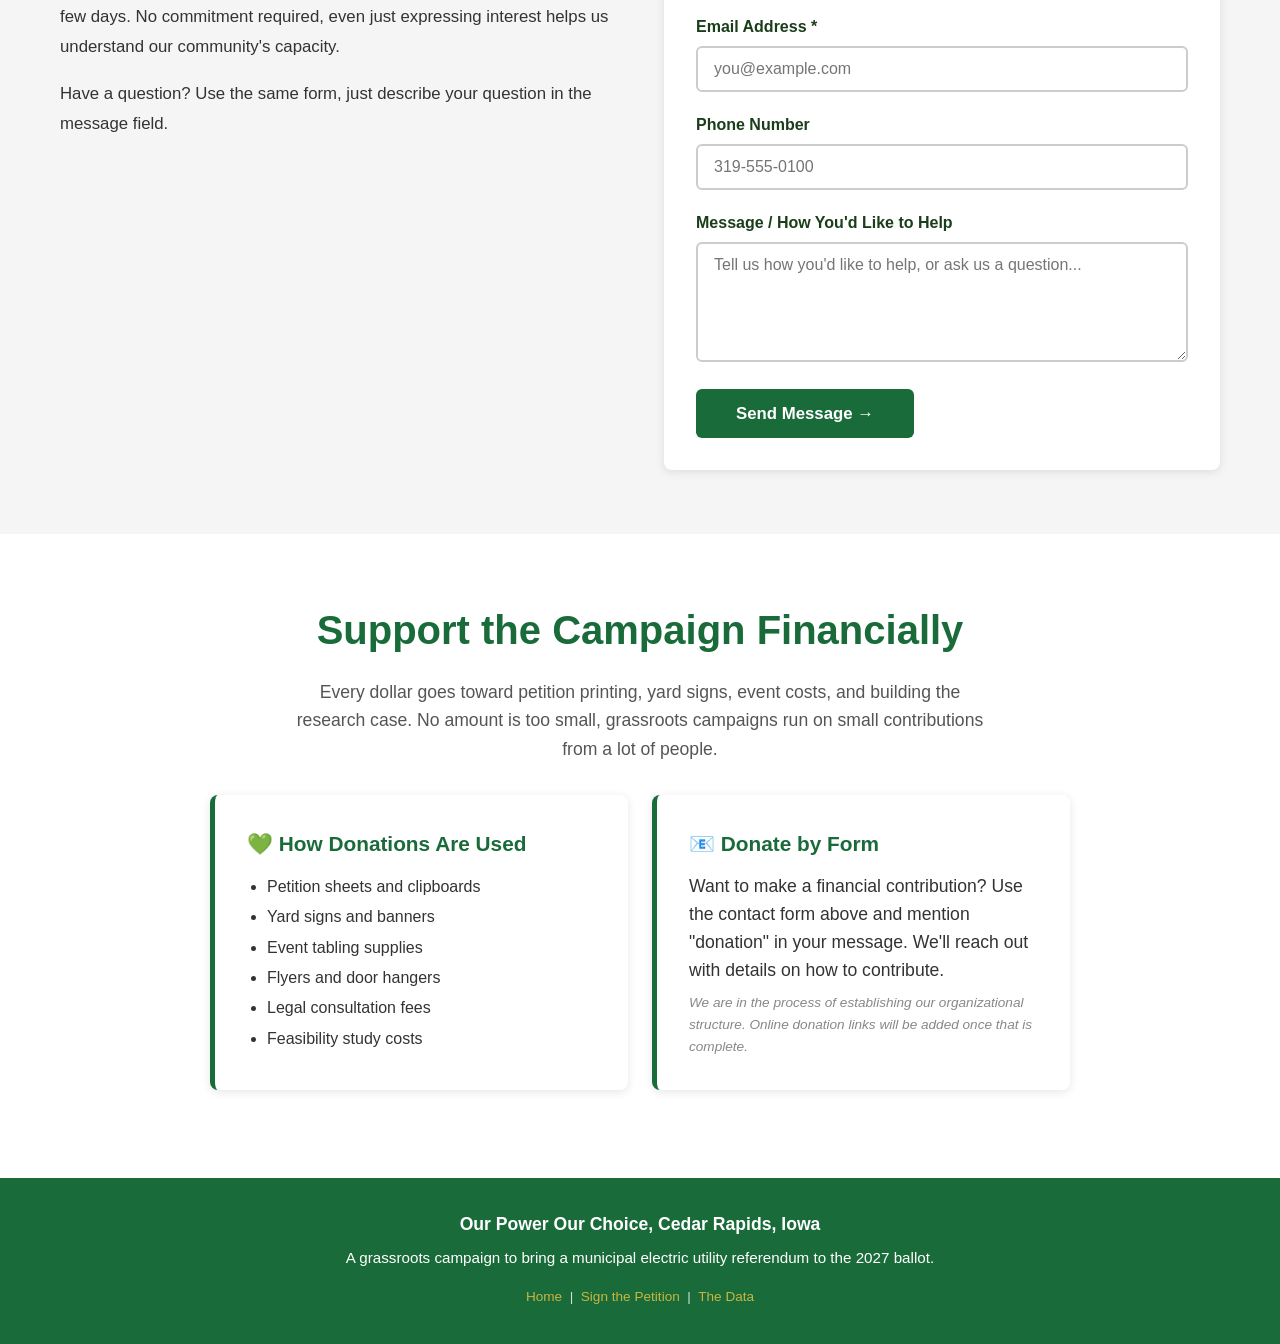
<file: contact.html>
<!DOCTYPE html>
<html lang="en">
<head>
    <meta charset="UTF-8">
    <meta name="viewport" content="width=device-width, initial-scale=1.0">
    <meta name="description" content="Get involved with Our Power Our Choice, volunteer, help with research, or host a petition signing event.">
    <title>Get Involved | Our Power Our Choice</title>
    <link rel="icon" type="image/png" href="favicon.svg">
    <link rel="stylesheet" href="styles.css">
</head>
<body>

    <header>
        <nav>
            <div class="container">
                <h1><a href="index.html" style="color: white; text-decoration: none;">Our Power. Our Choice.</a></h1>
                <button class="mobile-menu-toggle" aria-label="Toggle menu" onclick="toggleMenu()">☰</button>
                <ul class="nav-links" id="navLinks">
                    <li><a href="index.html">Home</a></li>
                    <li><a href="petition.html">Petition</a></li>
                    <li><a href="data.html">The Data</a></li>
                    <li><a href="faq.html">FAQ</a></li>
                    <li><a href="timeline.html">Timeline</a></li>
                    <li><a href="events.html">Events</a></li>
                    <li><a href="contact.html" class="active">Get Involved</a></li>
                </ul>
            </div>
        </nav>
    </header>

    <script src="mobile-menu.js"></script>

    

    <main>

        <div class="page-hero">
            <div class="container">
                <h2>Get Involved</h2>
                <p>This campaign runs on community volunteers. Here's how you can help, no matter how much time you have.</p>
            </div>
        </div>

        <!-- Ways to Help -->
        <section class="section">
            <div class="container">
                <h2 style="color: #1a6b3a; text-align: center; margin-bottom: 2rem;">Ways to Help</h2>
                <div style="display: grid; grid-template-columns: repeat(auto-fit, minmax(260px, 1fr)); gap: 1.5rem; margin-bottom: 3rem;">

                    <div class="concern-card">
                        <div class="card-icon">
                            <svg width="30" height="30" viewBox="0 0 24 24" fill="none" stroke="white" stroke-width="2" stroke-linecap="round" stroke-linejoin="round">
                                <path d="M14 2H6a2 2 0 0 0-2 2v16a2 2 0 0 0 2 2h12a2 2 0 0 0 2-2V8z"/>
                                <polyline points="14 2 14 8 20 8"/>
                                <line x1="16" y1="13" x2="8" y2="13"/>
                                <line x1="16" y1="17" x2="8" y2="17"/>
                                <polyline points="10 9 9 9 8 9"/>
                            </svg>
                        </div>
                        <h3>Collect Petition Signatures</h3>
                        <ul>
                            <li>Go door-to-door in your neighborhood</li>
                            <li>Table at events and farmers markets</li>
                            <li>Host a signing at your home or workplace</li>
                        </ul>
                    </div>

                    <div class="concern-card">
                        <div class="card-icon">
                            <svg width="30" height="30" viewBox="0 0 24 24" fill="none" stroke="white" stroke-width="2" stroke-linecap="round" stroke-linejoin="round">
                                <circle cx="11" cy="11" r="8"/>
                                <line x1="21" y1="21" x2="16.65" y2="16.65"/>
                            </svg>
                        </div>
                        <h3>Research &amp; Data</h3>
                        <ul>
                            <li>Pull Iowa Utilities Board rate case filings</li>
                            <li>Compile EIA reliability data for Iowa utilities</li>
                            <li>Help with legal research on Iowa municipal utility law</li>
                        </ul>
                    </div>

                    <div class="concern-card">
                        <div class="card-icon">
                            <svg width="30" height="30" viewBox="0 0 24 24" fill="none" stroke="white" stroke-width="2" stroke-linecap="round" stroke-linejoin="round">
                                <path d="M17 21v-2a4 4 0 0 0-4-4H5a4 4 0 0 0-4 4v2"/>
                                <circle cx="9" cy="7" r="4"/>
                                <path d="M23 21v-2a4 4 0 0 0-3-3.87"/>
                                <path d="M16 3.13a4 4 0 0 1 0 7.75"/>
                            </svg>
                        </div>
                        <h3>Community Outreach</h3>
                        <ul>
                            <li>Present to neighborhood associations</li>
                            <li>Connect us to community organizations</li>
                            <li>Help translate materials for non-English speakers</li>
                        </ul>
                    </div>

                    <div class="concern-card">
                        <div class="card-icon">
                            <svg width="30" height="30" viewBox="0 0 24 24" fill="none" stroke="white" stroke-width="2" stroke-linecap="round" stroke-linejoin="round">
                                <rect x="2" y="3" width="20" height="14" rx="2" ry="2"/>
                                <line x1="8" y1="21" x2="16" y2="21"/>
                                <line x1="12" y1="17" x2="12" y2="21"/>
                            </svg>
                        </div>
                        <h3>Digital &amp; Communications</h3>
                        <ul>
                            <li>Help maintain and improve this website</li>
                            <li>Create social media content</li>
                            <li>Write op-eds and letters to the editor</li>
                        </ul>
                    </div>

                    <div class="concern-card">
                        <div class="card-icon">
                            <svg width="30" height="30" viewBox="0 0 24 24" fill="none" stroke="white" stroke-width="2" stroke-linecap="round" stroke-linejoin="round">
                                <path d="M3 9l9-7 9 7v11a2 2 0 0 1-2 2H5a2 2 0 0 1-2-2z"/>
                                <polyline points="9 22 9 12 15 12 15 22"/>
                            </svg>
                        </div>
                        <h3>Professional Skills</h3>
                        <ul>
                            <li><strong>Iowa utility attorneys</strong>, legal pathway analysis</li>
                            <li><strong>Financial analysts</strong>, acquisition cost modeling</li>
                            <li><strong>Engineers</strong>, infrastructure assessment</li>
                        </ul>
                    </div>

                    <div class="concern-card">
                        <div class="card-icon">
                            <svg width="30" height="30" viewBox="0 0 24 24" fill="none" stroke="white" stroke-width="2" stroke-linecap="round" stroke-linejoin="round">
                                <line x1="12" y1="1" x2="12" y2="23"/>
                                <path d="M17 5H9.5a3.5 3.5 0 0 0 0 7h5a3.5 3.5 0 0 1 0 7H6"/>
                            </svg>
                        </div>
                        <h3>Financial Support</h3>
                        <ul>
                            <li>Fund printing of petition materials and flyers</li>
                            <li>Support yard signs and banners</li>
                            <li>Help cover event costs and legal fees</li>
                        </ul>
                    </div>

                </div>
            </div>
        </section>

        <!-- Contact / Sign-Up Form -->
        <section class="section alt-bg" id="signup">
            <div class="container">
                <div class="two-col">

                    <div>
                        <h2 style="color: #1a6b3a;">Contact Us / Sign Up</h2>
                        <p style="font-size: 1.05rem; line-height: 1.8; margin-bottom: 1rem;">
                            Fill out the form and tell us how you'd like to help. We'll follow up within a few days. No commitment required, even just expressing interest helps us understand our community's capacity.
                        </p>
                        <p style="font-size: 1.05rem; line-height: 1.8;">
                            Have a question? Use the same form, just describe your question in the message field.
                        </p>

                    </div>

                    <div>
                        <form id="contactForm" style="background: white; padding: 2rem; border-radius: 8px; box-shadow: 0 2px 10px rgba(0,0,0,0.1);" onsubmit="handleSubmit(event)">
                            <div class="form-group">
                                <label for="name">Full Name *</label>
                                <input type="text" id="name" name="name" required placeholder="Your full name">
                            </div>
                            <div class="form-group">
                                <label for="email">Email Address *</label>
                                <input type="email" id="email" name="email" required placeholder="you@example.com">
                            </div>
                            <div class="form-group">
                                <label for="phone">Phone Number</label>
                                <input type="tel" id="phone" name="phone" placeholder="319-555-0100">
                            </div>
                            <div class="form-group">
                                <label for="message">Message / How You'd Like to Help</label>
                                <textarea id="message" name="message" placeholder="Tell us how you'd like to help, or ask us a question..."></textarea>
                            </div>
                            <button type="submit" class="submit-btn">Send Message →</button>
                            <div id="formSuccess" style="display: none; margin-top: 1rem; padding: 1rem; background: #e8f5ed; border-radius: 6px; color: #1a3d1a; font-weight: 600;">
                                ✅ Thanks for reaching out! We'll be in touch soon.
                            </div>
                        </form>
                    </div>

                </div>
            </div>
        </section>

        <!-- Donate Section -->
        <section class="section" id="donate">
            <div class="container">
                <h2 style="color: #1a6b3a; text-align: center; margin-bottom: 1rem;">Support the Campaign Financially</h2>
                <p style="text-align: center; font-size: 1.1rem; color: #555; max-width: 700px; margin: 0 auto 2rem;">
                    Every dollar goes toward petition printing, yard signs, event costs, and building the research case. No amount is too small, grassroots campaigns run on small contributions from a lot of people.
                </p>
                <div style="display: grid; grid-template-columns: repeat(auto-fit, minmax(260px, 1fr)); gap: 1.5rem; max-width: 860px; margin: 0 auto;">
                    <div class="info-card">
                        <h3>💚 How Donations Are Used</h3>
                        <ul style="margin-left: 1.25rem; line-height: 1.9;">
                            <li>Petition sheets and clipboards</li>
                            <li>Yard signs and banners</li>
                            <li>Event tabling supplies</li>
                            <li>Flyers and door hangers</li>
                            <li>Legal consultation fees</li>
                            <li>Feasibility study costs</li>
                        </ul>
                    </div>
                    <div class="info-card">
                        <h3>📧 Donate by Form</h3>
                        <p style="margin-bottom: 0.5rem;">
                            Want to make a financial contribution? Use the contact form above and mention "donation" in your message. We'll reach out with details on how to contribute.
                        </p>
                        <p style="font-size: 0.85rem; color: #888; margin-bottom: 0;">
                            <em>We are in the process of establishing our organizational structure. Online donation links will be added once that is complete.</em>
                        </p>
                    </div>
                </div>
            </div>
        </section>

    </main>

    <footer>
        <div class="container">
            <p style="font-size: 1.1rem; font-weight: bold; margin-bottom: 0.5rem;">Our Power Our Choice, Cedar Rapids, Iowa</p>
            <p>A grassroots campaign to bring a municipal electric utility referendum to the 2027 ballot.</p>
            <p style="margin-top: 1rem; font-size: 0.85rem; opacity: 0.8;">
                <a href="index.html">Home</a> &nbsp;|&nbsp;
                <a href="petition.html">Sign the Petition</a> &nbsp;|&nbsp;
                <a href="data.html">The Data</a>
            </p>
        </div>
    </footer>

    <script>
        function handleSubmit(e) {
            e.preventDefault();
            const btn = document.querySelector('.submit-btn');
            const formSuccess = document.getElementById('formSuccess');
            
            btn.disabled = true;
            btn.textContent = 'Sending...';
            formSuccess.style.display = 'none';
            
            const params = new URLSearchParams({
                formType: 'ourpower_contact',
                name: document.getElementById('name').value.trim(),
                email: document.getElementById('email').value.trim(),
                phone: document.getElementById('phone').value.trim(),
                message: document.getElementById('message').value.trim(),
                timestamp: new Date().toLocaleString('en-US', { timeZone: 'America/Chicago' })
            });
            
            const FORM_URL = 'https://script.google.com/macros/s/AKfycbx9qefm4z0DfPSzOkv56ydvZ2QY-osCe4hOdYr-q3Oo7N56kcimtJnKkruyEcgEpNLRyQ/exec';
            
            fetch(FORM_URL, { 
                method: 'POST', 
                mode: 'no-cors', 
                headers: { 'Content-Type': 'application/x-www-form-urlencoded' }, 
                body: params.toString() 
            }).then(() => {
                formSuccess.style.display = 'block';
                document.getElementById('contactForm').reset();
            }).catch(() => {
                alert('Something went wrong. Please email us directly.');
            }).finally(() => {
                btn.disabled = false;
                btn.textContent = 'Send Message →';
            });
        }
    </script>

    <script src="ticker.js"></script>
</body>
</html>
</file>
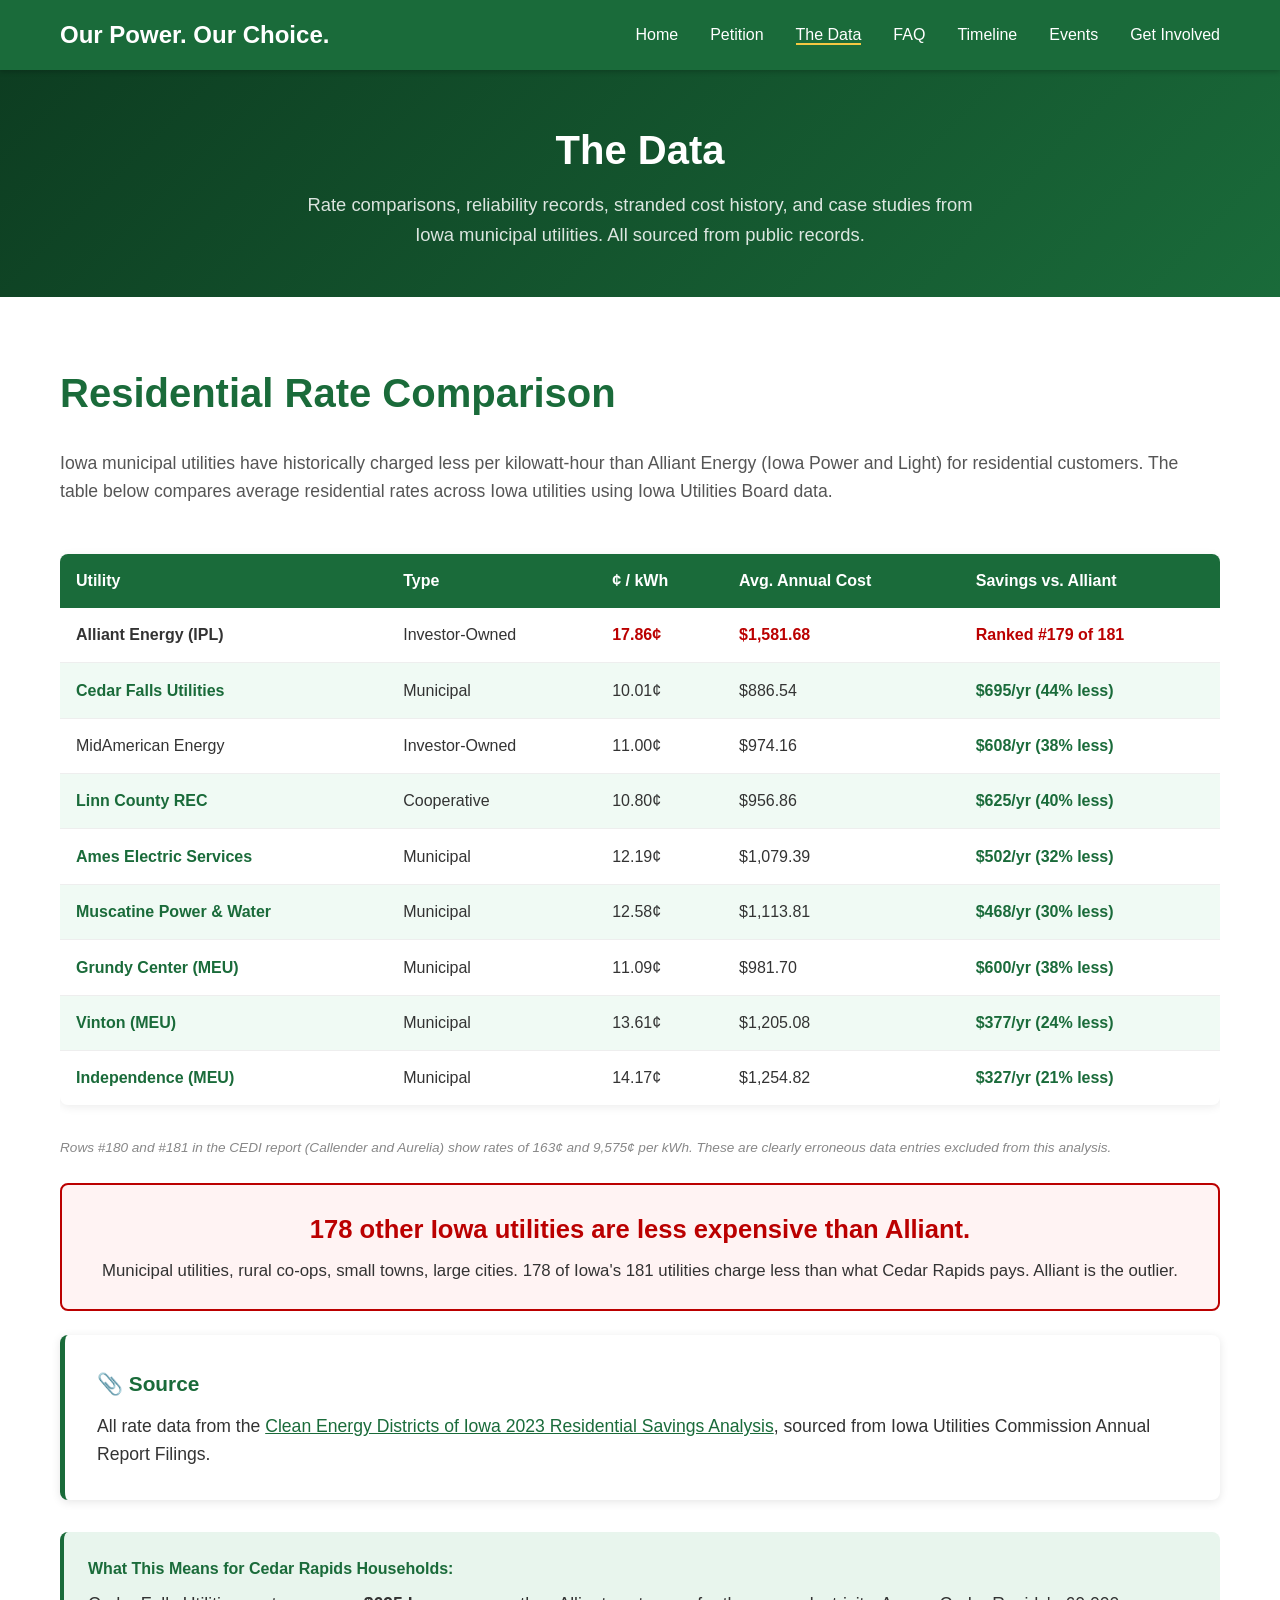
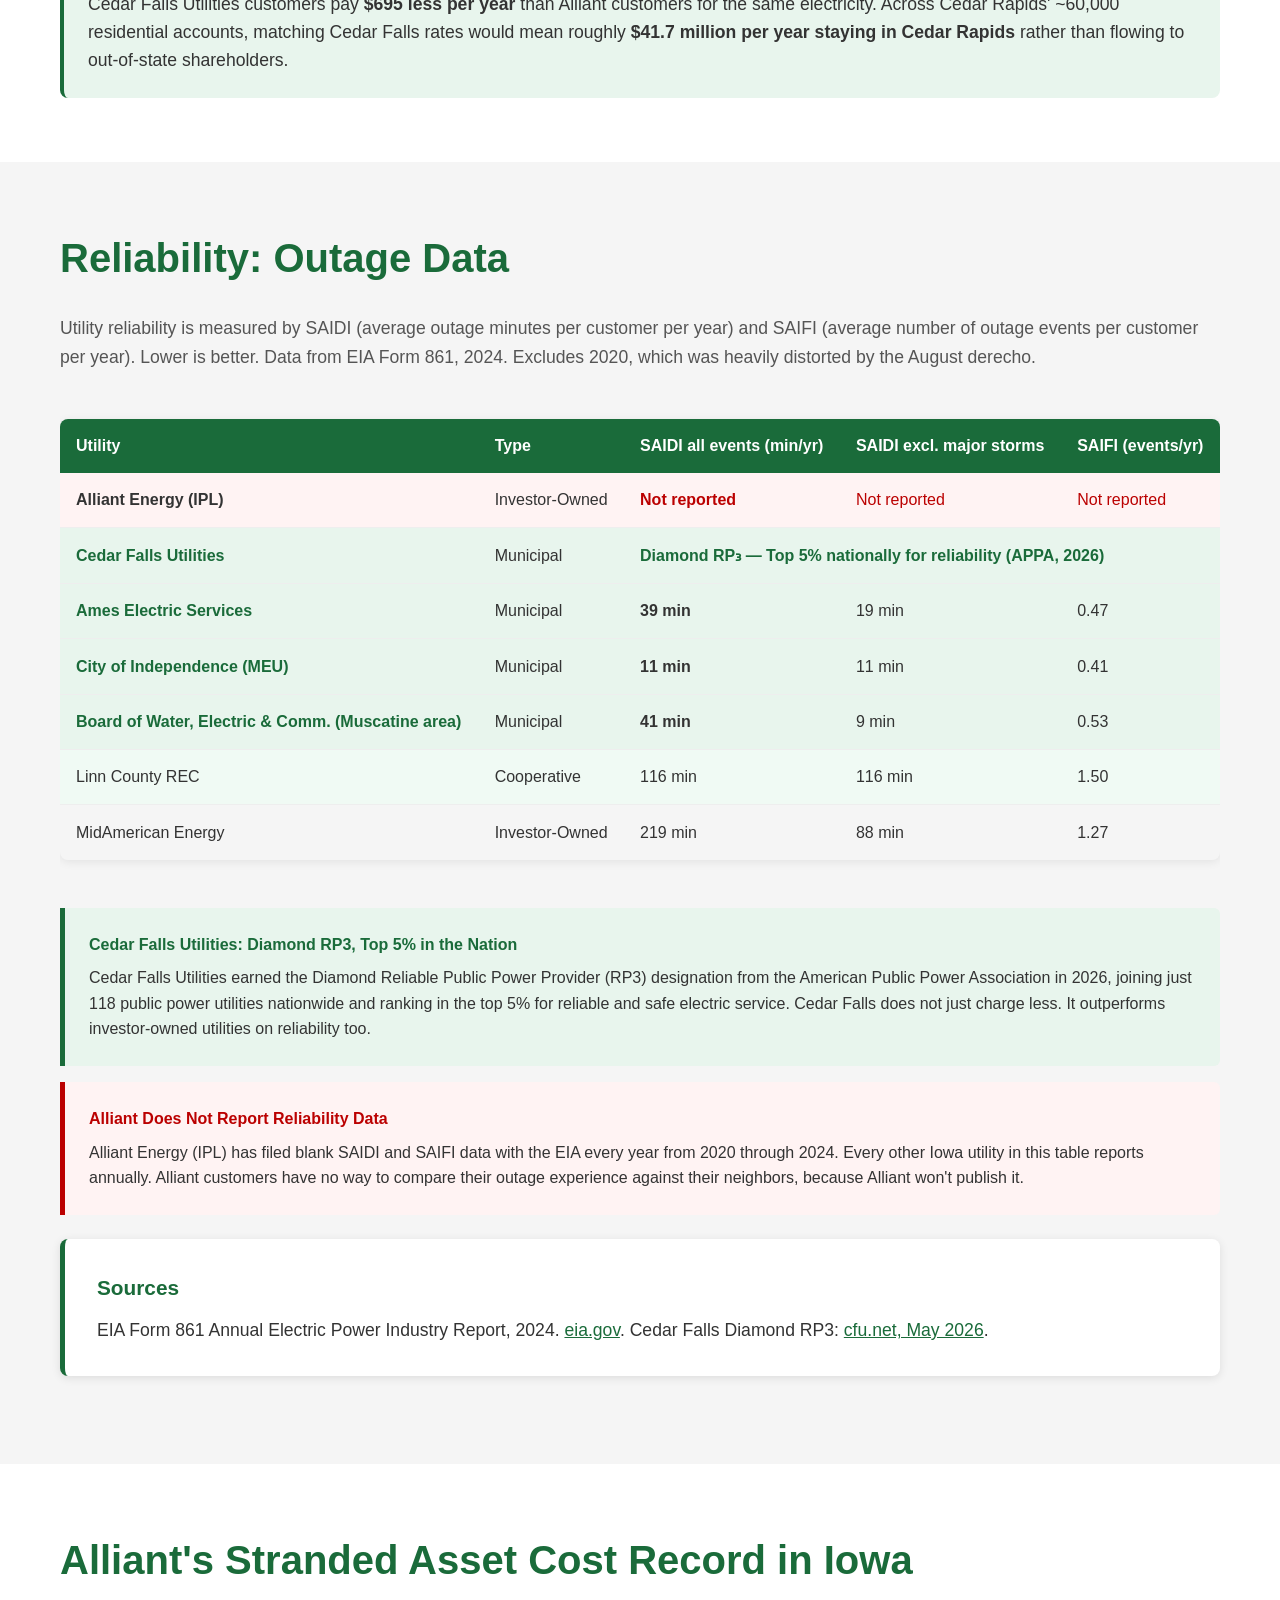
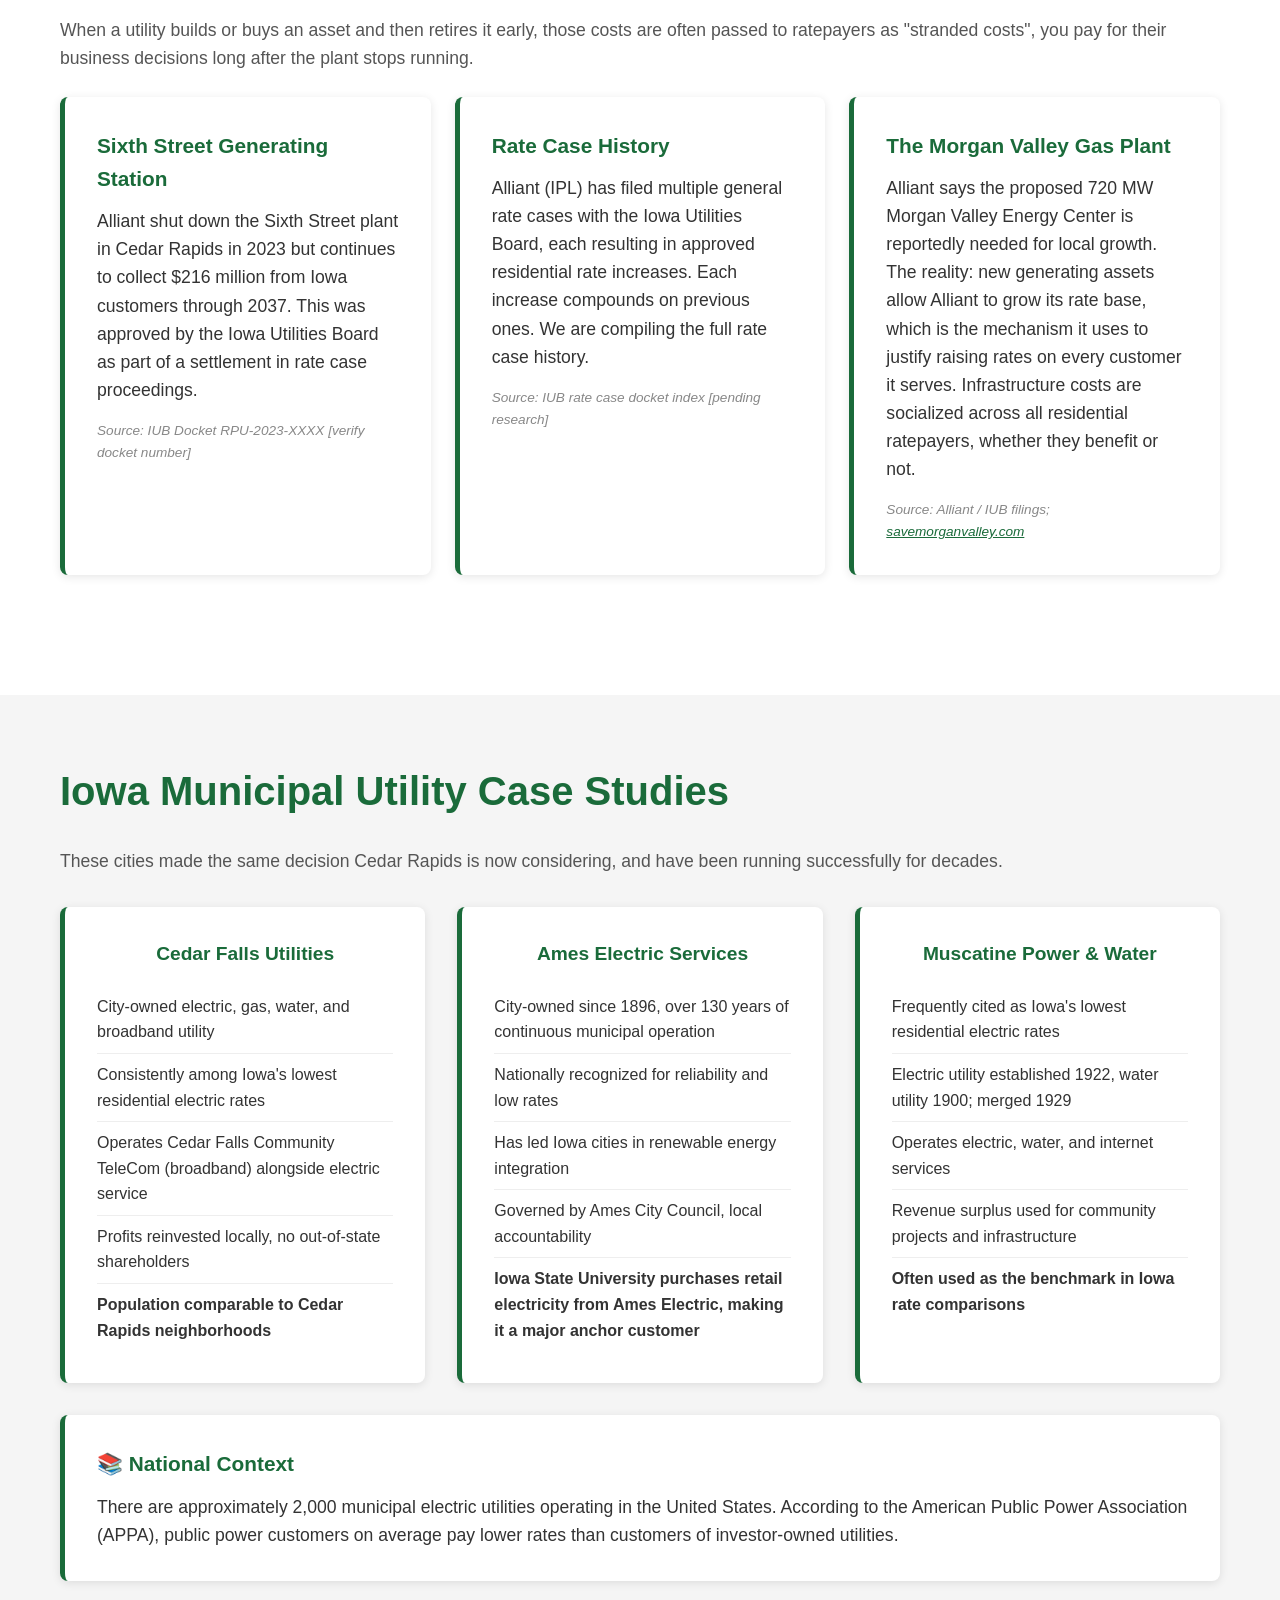
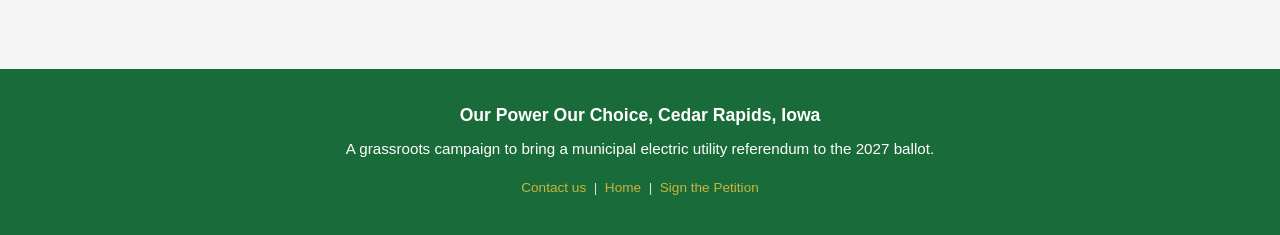
<file: data.html>
<!DOCTYPE html>
<html lang="en">
<head>
    <meta charset="UTF-8">
    <meta name="viewport" content="width=device-width, initial-scale=1.0">
    <meta name="description" content="Rate comparisons, reliability data, and case studies supporting a Cedar Rapids municipal electric utility.">
    <title>The Data | Our Power Our Choice</title>
    <link rel="icon" type="image/png" href="favicon.svg">
    <link rel="stylesheet" href="styles.css">
</head>
<body>

    <header>
        <nav>
            <div class="container">
                <h1><a href="index.html" style="color: white; text-decoration: none;">Our Power. Our Choice.</a></h1>
                <button class="mobile-menu-toggle" aria-label="Toggle menu" onclick="toggleMenu()">☰</button>
                <ul class="nav-links" id="navLinks">
                    <li><a href="index.html">Home</a></li>
                    <li><a href="petition.html">Petition</a></li>
                    <li><a href="data.html" class="active">The Data</a></li>
                    <li><a href="faq.html">FAQ</a></li>
                    <li><a href="timeline.html">Timeline</a></li>
                    <li><a href="events.html">Events</a></li>
                    <li><a href="contact.html">Get Involved</a></li>
                </ul>
            </div>
        </nav>
    </header>

    <script src="mobile-menu.js"></script>

    

    <main>

        <div class="page-hero">
            <div class="container">
                <h2>The Data</h2>
                <p>Rate comparisons, reliability records, stranded cost history, and case studies from Iowa municipal utilities. All sourced from public records.</p>
            </div>
        </div>


        <!-- ─── RATES ────────────────────────────────────────── -->
        <section class="section" id="rates">
            <div class="container">
                <h2>Residential Rate Comparison</h2>
                <p style="font-size: 1.1rem; color: #555; margin-bottom: 1.5rem;">
                    Iowa municipal utilities have historically charged less per kilowatt-hour than Alliant Energy (Iowa Power and Light) for residential customers. The table below compares average residential rates across Iowa utilities using Iowa Utilities Board data.
                </p>

                <div style="overflow-x: auto;">
                    <table class="data-table">
                        <thead>
                            <tr>
                                <th>Utility</th>
                                <th>Type</th>
                                <th>¢ / kWh</th>
                                <th>Avg. Annual Cost</th>
                                <th>Savings vs. Alliant</th>
                            </tr>
                        </thead>
                        <tbody>
                            <tr>
                                <td><strong>Alliant Energy (IPL)</strong></td>
                                <td>Investor-Owned</td>
                                <td><strong style="color:#b00;">17.86¢</strong></td>
                                <td><strong style="color:#b00;">$1,581.68</strong></td>
                                <td style="color:#b00;font-weight:700;">Ranked #179 of 181</td>
                            </tr>
                            <tr>
                                <td class="highlight">Cedar Falls Utilities</td>
                                <td>Municipal</td>
                                <td>10.01¢</td>
                                <td>$886.54</td>
                                <td><strong style="color:#1a6b3a;">$695/yr (44% less)</strong></td>
                            </tr>
                            <tr>
                                <td>MidAmerican Energy</td>
                                <td>Investor-Owned</td>
                                <td>11.00¢</td>
                                <td>$974.16</td>
                                <td><strong style="color:#1a6b3a;">$608/yr (38% less)</strong></td>
                            </tr>
                            <tr>
                                <td class="highlight">Linn County REC</td>
                                <td>Cooperative</td>
                                <td>10.80¢</td>
                                <td>$956.86</td>
                                <td><strong style="color:#1a6b3a;">$625/yr (40% less)</strong></td>
                            </tr>
                            <tr>
                                <td class="highlight">Ames Electric Services</td>
                                <td>Municipal</td>
                                <td>12.19¢</td>
                                <td>$1,079.39</td>
                                <td><strong style="color:#1a6b3a;">$502/yr (32% less)</strong></td>
                            </tr>
                            <tr>
                                <td class="highlight">Muscatine Power &amp; Water</td>
                                <td>Municipal</td>
                                <td>12.58¢</td>
                                <td>$1,113.81</td>
                                <td><strong style="color:#1a6b3a;">$468/yr (30% less)</strong></td>
                            </tr>
                            <tr>
                                <td class="highlight">Grundy Center (MEU)</td>
                                <td>Municipal</td>
                                <td>11.09¢</td>
                                <td>$981.70</td>
                                <td><strong style="color:#1a6b3a;">$600/yr (38% less)</strong></td>
                            </tr>
                            <tr>
                                <td class="highlight">Vinton (MEU)</td>
                                <td>Municipal</td>
                                <td>13.61¢</td>
                                <td>$1,205.08</td>
                                <td><strong style="color:#1a6b3a;">$377/yr (24% less)</strong></td>
                            </tr>
                            <tr>
                                <td class="highlight">Independence (MEU)</td>
                                <td>Municipal</td>
                                <td>14.17¢</td>
                                <td>$1,254.82</td>
                                <td><strong style="color:#1a6b3a;">$327/yr (21% less)</strong></td>
                            </tr>
                        </tbody>
                    </table>
                </div>

                <p style="font-size: 0.85rem; color: #888; margin-top: 0.5rem; font-style: italic;">Rows #180 and #181 in the CEDI report (Callender and Aurelia) show rates of 163¢ and 9,575¢ per kWh. These are clearly erroneous data entries excluded from this analysis.</p>

                <!-- Ranked last callout -->
                <div style="margin-top: 1.5rem; padding: 1.5rem 2rem; background: #fff3f3; border: 2px solid #b00; border-radius: 8px; text-align: center;">
                    <div style="font-size: 1.6rem; font-weight: 900; color: #b00; margin-bottom: 0.5rem;">178 other Iowa utilities are less expensive than Alliant.</div>
                    <p style="font-size: 1.05rem; color: #333; margin: 0;">Municipal utilities, rural co-ops, small towns, large cities. 178 of Iowa's 181 utilities charge less than what Cedar Rapids pays. Alliant is the outlier.</p>
                </div>

                <div class="info-card" style="margin-top: 1.5rem;">
                    <h3>📎 Source</h3>
                    <p style="margin-bottom: 0;">All rate data from the <a href="https://www.cleanenergydistricts.org/wp-content/uploads/2024/12/2023-Electric-CEDI-12-20-24-Residential-Savings.pdf" target="_blank" rel="noopener" style="color:#1a6b3a;">Clean Energy Districts of Iowa 2023 Residential Savings Analysis</a>, sourced from Iowa Utilities Commission Annual Report Filings.</p>
                </div>

                <div style="margin-top: 2rem; padding: 1.5rem; background: #e8f5ed; border-radius: 8px; border-left: 4px solid #1a6b3a;">
                    <strong style="color: #1a6b3a;">What This Means for Cedar Rapids Households:</strong>
                    <p style="margin-top: 0.5rem; margin-bottom: 0;">
                        Cedar Falls Utilities customers pay <strong>$695 less per year</strong> than Alliant customers for the same electricity. Across Cedar Rapids' ~60,000 residential accounts, matching Cedar Falls rates would mean roughly <strong>$41.7 million per year staying in Cedar Rapids</strong> rather than flowing to out-of-state shareholders.
                    </p>
                </div>
            </div>
        </section>

        <!-- RELIABILITY -->
        <section class="section alt-bg" id="reliability">
            <div class="container">
                <h2>Reliability: Outage Data</h2>
                <p style="font-size: 1.1rem; color: #555; margin-bottom: 1.5rem;">
                    Utility reliability is measured by SAIDI (average outage minutes per customer per year) and SAIFI (average number of outage events per customer per year). Lower is better. Data from EIA Form 861, 2024. Excludes 2020, which was heavily distorted by the August derecho.
                </p>

                <div style="overflow-x: auto;">
                    <table class="data-table">
                        <thead>
                            <tr>
                                <th>Utility</th>
                                <th>Type</th>
                                <th>SAIDI all events (min/yr)</th>
                                <th>SAIDI excl. major storms</th>
                                <th>SAIFI (events/yr)</th>
                            </tr>
                        </thead>
                        <tbody>
                            <tr style="background:#fff3f3;">
                                <td><strong>Alliant Energy (IPL)</strong></td>
                                <td>Investor-Owned</td>
                                <td style="color:#b00; font-weight:700;">Not reported</td>
                                <td style="color:#b00;">Not reported</td>
                                <td style="color:#b00;">Not reported</td>
                            </tr>
                            <tr style="background:#e8f5ed;">
                                <td class="highlight">Cedar Falls Utilities</td>
                                <td>Municipal</td>
                                <td colspan="3" style="color:#1a6b3a; font-weight:700;">Diamond RP&#8323; — Top 5% nationally for reliability (APPA, 2026)</td>
                            </tr>
                            <tr style="background:#e8f5ed;">
                                <td class="highlight">Ames Electric Services</td>
                                <td>Municipal</td>
                                <td><strong>39 min</strong></td>
                                <td>19 min</td>
                                <td>0.47</td>
                            </tr>
                            <tr style="background:#e8f5ed;">
                                <td class="highlight">City of Independence (MEU)</td>
                                <td>Municipal</td>
                                <td><strong>11 min</strong></td>
                                <td>11 min</td>
                                <td>0.41</td>
                            </tr>
                            <tr style="background:#e8f5ed;">
                                <td class="highlight">Board of Water, Electric &amp; Comm. (Muscatine area)</td>
                                <td>Municipal</td>
                                <td><strong>41 min</strong></td>
                                <td>9 min</td>
                                <td>0.53</td>
                            </tr>
                            <tr>
                                <td>Linn County REC</td>
                                <td>Cooperative</td>
                                <td>116 min</td>
                                <td>116 min</td>
                                <td>1.50</td>
                            </tr>
                            <tr>
                                <td>MidAmerican Energy</td>
                                <td>Investor-Owned</td>
                                <td>219 min</td>
                                <td>88 min</td>
                                <td>1.27</td>
                            </tr>
                        </tbody>
                    </table>
                </div>

                <div style="margin-top: 1.5rem; padding: 1.5rem; background: #e8f5ed; border-left: 5px solid #1a6b3a; border-radius: 0 6px 6px 0;">
                    <strong style="color:#1a6b3a;">Cedar Falls Utilities: Diamond RP3, Top 5% in the Nation</strong>
                    <p style="margin-top: 0.5rem; margin-bottom: 0; font-size: 1rem; color: #333;">
                        Cedar Falls Utilities earned the Diamond Reliable Public Power Provider (RP3) designation from the American Public Power Association in 2026, joining just 118 public power utilities nationwide and ranking in the top 5% for reliable and safe electric service. Cedar Falls does not just charge less. It outperforms investor-owned utilities on reliability too.
                    </p>
                </div>

                <div style="margin-top: 1rem; padding: 1.5rem; background: #fff3f3; border-left: 5px solid #b00; border-radius: 0 6px 6px 0;">
                    <strong style="color:#b00;">Alliant Does Not Report Reliability Data</strong>
                    <p style="margin-top: 0.5rem; margin-bottom: 0; font-size: 1rem; color: #333;">
                        Alliant Energy (IPL) has filed blank SAIDI and SAIFI data with the EIA every year from 2020 through 2024. Every other Iowa utility in this table reports annually. Alliant customers have no way to compare their outage experience against their neighbors, because Alliant won't publish it.
                    </p>
                </div>

                <div class="info-card" style="margin-top: 1.5rem;">
                    <h3>Sources</h3>
                    <p style="margin-bottom: 0;">EIA Form 861 Annual Electric Power Industry Report, 2024. <a href="https://www.eia.gov/electricity/data/eia861/" target="_blank" rel="noopener" style="color:#1a6b3a;">eia.gov</a>. Cedar Falls Diamond RP3: <a href="https://www.cfu.net/community/newsletter/may-2026-cedar-falls-utilities-recognized-as-top-electric-utility" target="_blank" rel="noopener" style="color:#1a6b3a;">cfu.net, May 2026</a>.</p>
                </div>
            </div>
        </section>
        <!-- STRANDED COSTS -->
        <section class="section" id="accountability">
            <div class="container">
                <h2>Alliant's Stranded Asset Cost Record in Iowa</h2>
                <p style="font-size: 1.1rem; color: #555; margin-bottom: 1.5rem;">
                    When a utility builds or buys an asset and then retires it early, those costs are often passed to ratepayers as "stranded costs", you pay for their business decisions long after the plant stops running.
                </p>

                <div style="display: grid; grid-template-columns: repeat(auto-fit, minmax(300px, 1fr)); gap: 1.5rem; margin-bottom: 2rem;">
                    <div class="info-card">
                        <h3>Sixth Street Generating Station</h3>
                        <p>Alliant shut down the Sixth Street plant in Cedar Rapids in 2023 but continues to collect $216 million from Iowa customers through 2037. This was approved by the Iowa Utilities Board as part of a settlement in rate case proceedings.</p>
                        <p style="font-size: 0.85rem; color: #888; margin-bottom: 0;"><em>Source: IUB Docket RPU-2023-XXXX [verify docket number]</em></p>
                    </div>
                    <div class="info-card">
                        <h3>Rate Case History</h3>
                        <p>Alliant (IPL) has filed multiple general rate cases with the Iowa Utilities Board, each resulting in approved residential rate increases. Each increase compounds on previous ones. We are compiling the full rate case history.</p>
                        <p style="font-size: 0.85rem; color: #888; margin-bottom: 0;"><em>Source: IUB rate case docket index [pending research]</em></p>
                    </div>
                    <div class="info-card">
                        <h3>The Morgan Valley Gas Plant</h3>
                        <p>Alliant says the proposed 720 MW Morgan Valley Energy Center is reportedly needed for local growth. The reality: new generating assets allow Alliant to grow its rate base, which is the mechanism it uses to justify raising rates on every customer it serves. Infrastructure costs are socialized across all residential ratepayers, whether they benefit or not.</p>
                        <p style="font-size: 0.85rem; color: #888; margin-bottom: 0;"><em>Source: Alliant / IUB filings; <a href="https://savemorganvalley.com" style="color: #1a6b3a;" target="_blank" rel="noopener">savemorganvalley.com</a></em></p>
                    </div>
                </div>
            </div>
        </section>

        <!-- ─── CASE STUDIES ─────────────────────────────────── -->
        <section class="section alt-bg" id="future">
            <div class="container">
                <h2>Iowa Municipal Utility Case Studies</h2>
                <p style="font-size: 1.1rem; color: #555; margin-bottom: 2rem;">
                    These cities made the same decision Cedar Rapids is now considering, and have been running successfully for decades.
                </p>

                <div style="display: grid; grid-template-columns: repeat(auto-fit, minmax(280px, 1fr)); gap: 2rem;">

                    <div class="concern-card">
                        <h3 style="font-size: 1.2rem;">Cedar Falls Utilities</h3>
                        <ul>
                            <li>City-owned electric, gas, water, and broadband utility</li>
                            <li>Consistently among Iowa's lowest residential electric rates</li>
                            <li>Operates Cedar Falls Community TeleCom (broadband) alongside electric service</li>
                            <li>Profits reinvested locally, no out-of-state shareholders</li>
                            <li><strong>Population comparable to Cedar Rapids neighborhoods</strong></li>
                        </ul>
                    </div>

                    <div class="concern-card">
                        <h3 style="font-size: 1.2rem;">Ames Electric Services</h3>
                        <ul>
                            <li>City-owned since 1896, over 130 years of continuous municipal operation</li>
                            <li>Nationally recognized for reliability and low rates</li>
                            <li>Has led Iowa cities in renewable energy integration</li>
                            <li>Governed by Ames City Council, local accountability</li>
                            <li><strong>Iowa State University purchases retail electricity from Ames Electric, making it a major anchor customer</strong></li>
                        </ul>
                    </div>

                    <div class="concern-card">
                        <h3 style="font-size: 1.2rem;">Muscatine Power &amp; Water</h3>
                        <ul>
                            <li>Frequently cited as Iowa's lowest residential electric rates</li>
                            <li>Electric utility established 1922, water utility 1900; merged 1929</li>
                            <li>Operates electric, water, and internet services</li>
                            <li>Revenue surplus used for community projects and infrastructure</li>
                            <li><strong>Often used as the benchmark in Iowa rate comparisons</strong></li>
                        </ul>
                    </div>

                </div>

                <div class="info-card" style="margin-top: 2rem;">
                    <h3>📚 National Context</h3>
                    <p style="margin-bottom: 0;">
                        There are approximately 2,000 municipal electric utilities operating in the United States. According to the American Public Power Association (APPA), public power customers on average pay lower rates than customers of investor-owned utilities.
                    </p>
                </div>
            </div>
        </section>

        <!-- ─── WHAT WE STILL NEED ───────────────────────────── -->

    </main>

    <footer>
        <div class="container">
            <p style="font-size: 1.1rem; font-weight: bold; margin-bottom: 0.5rem;">Our Power Our Choice, Cedar Rapids, Iowa</p>
            <p>A grassroots campaign to bring a municipal electric utility referendum to the 2027 ballot.</p>
            <p style="margin-top: 1rem; font-size: 0.85rem; opacity: 0.8;">
                <a href="contact.html">Contact us</a> &nbsp;|&nbsp;
                <a href="index.html">Home</a> &nbsp;|&nbsp;
                <a href="petition.html">Sign the Petition</a>
            </p>
        </div>
    </footer>

    <script src="ticker.js"></script>
</body>
</html>
</file>
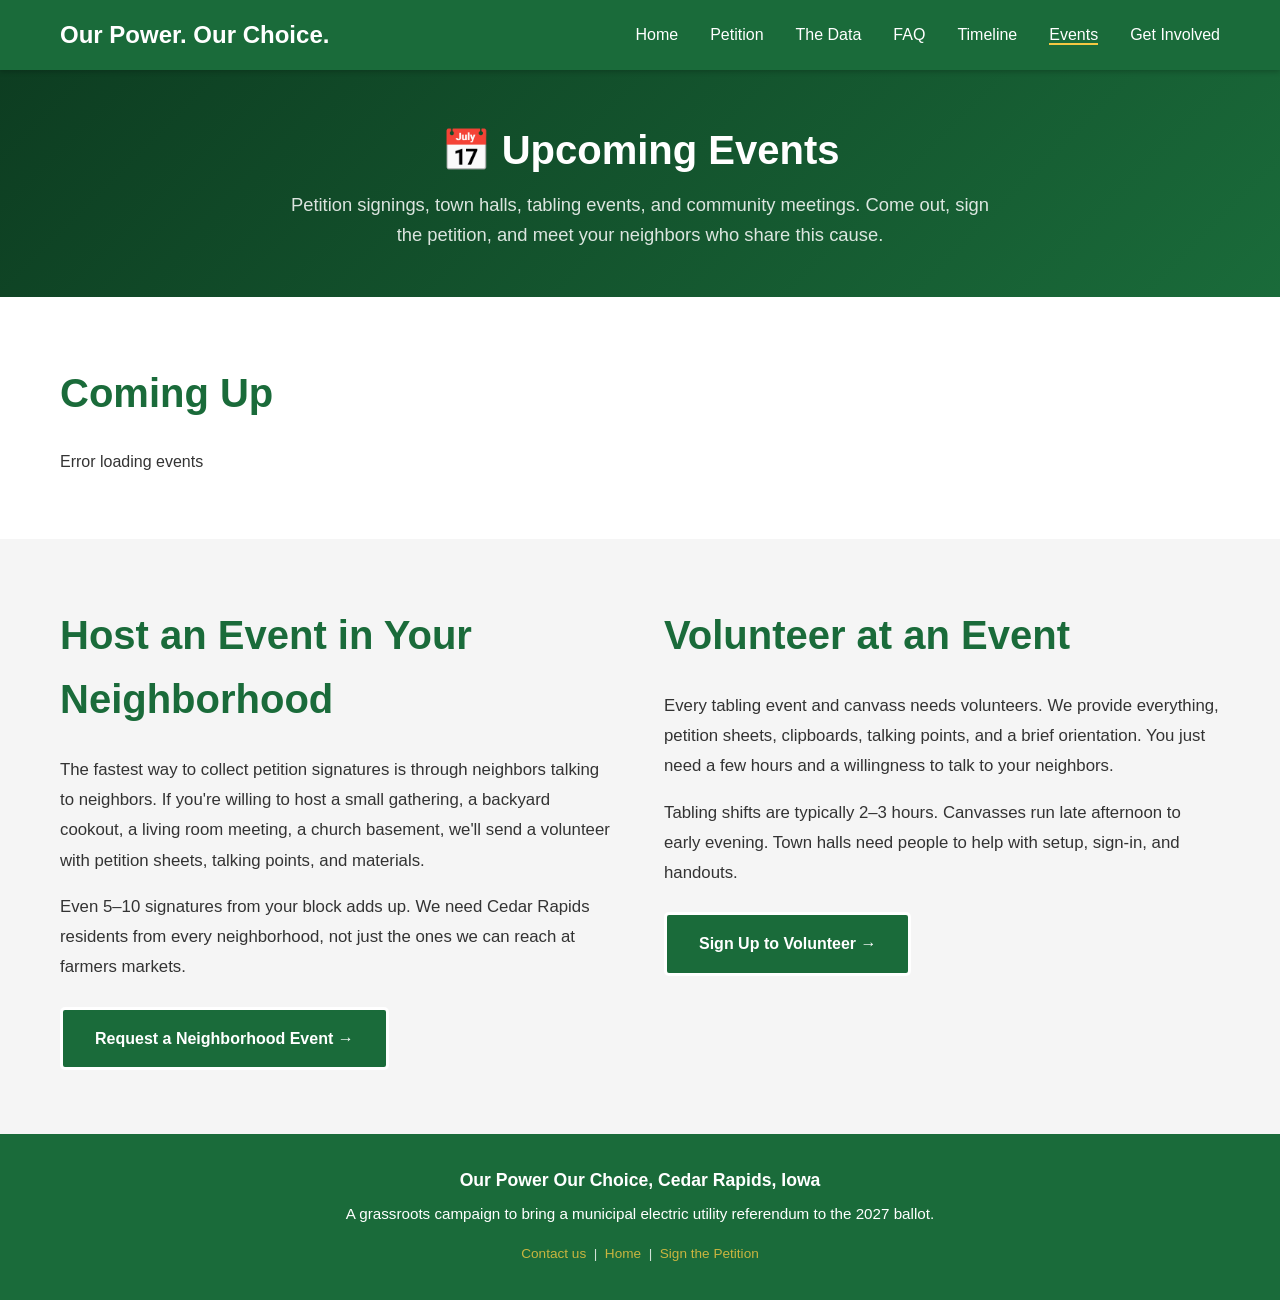
<file: events.html>
<!DOCTYPE html>
<html lang="en">
<head>
    <meta charset="UTF-8">
    <meta name="viewport" content="width=device-width, initial-scale=1.0">
    <meta name="description" content="Upcoming events for the Our Power Our Choice campaign, petition signings, town halls, and community meetings in Cedar Rapids.">
    <title>Events | Our Power Our Choice</title>
    <link rel="icon" type="image/svg+xml" href="favicon.svg">
    <link rel="stylesheet" href="styles.css">
</head>
<body>

    <header>
        <nav>
            <div class="container">
                <h1><a href="index.html" style="color: white; text-decoration: none;">Our Power. Our Choice.</a></h1>
                <button class="mobile-menu-toggle" aria-label="Toggle menu" onclick="toggleMenu()">☰</button>
                <ul class="nav-links" id="navLinks">
                    <li><a href="index.html">Home</a></li>
                    <li><a href="petition.html">Petition</a></li>
                    <li><a href="data.html">The Data</a></li>
                    <li><a href="faq.html">FAQ</a></li>
                    <li><a href="timeline.html">Timeline</a></li>
                    <li><a href="events.html" class="active">Events</a></li>
                    <li><a href="contact.html">Get Involved</a></li>
                </ul>
            </div>
        </nav>
    </header>

    <script src="mobile-menu.js"></script>

    

    <main>

        <div class="page-hero">
            <div class="container">
                <h2>📅 Upcoming Events</h2>
                <p>Petition signings, town halls, tabling events, and community meetings. Come out, sign the petition, and meet your neighbors who share this cause.</p>
            </div>
        </div>

        <!-- Upcoming Events -->
        <section class="section">
            <div class="container">
                <h2 style="color: #1a6b3a; margin-bottom: 1.5rem;">Coming Up</h2>
                <div id="eventsContainer">
                    <p style="color: #888;">Loading events...</p>
                </div>
            </div>
        </section>

        <!-- Want to Host -->
        <section class="section alt-bg">
            <div class="container">
                <div class="two-col">
                    <div>
                        <h2 style="color: #1a6b3a;">Host an Event in Your Neighborhood</h2>
                        <p style="font-size: 1.05rem; line-height: 1.8; margin-bottom: 1rem;">
                            The fastest way to collect petition signatures is through neighbors talking to neighbors. If you're willing to host a small gathering, a backyard cookout, a living room meeting, a church basement, we'll send a volunteer with petition sheets, talking points, and materials.
                        </p>
                        <p style="font-size: 1.05rem; line-height: 1.8;">
                            Even 5–10 signatures from your block adds up. We need Cedar Rapids residents from every neighborhood, not just the ones we can reach at farmers markets.
                        </p>
                        <div style="margin-top: 1.5rem;">
                            <a href="contact.html" class="cta-button">Request a Neighborhood Event →</a>
                        </div>
                    </div>
                    <div>
                        <h2 style="color: #1a6b3a;">Volunteer at an Event</h2>
                        <p style="font-size: 1.05rem; line-height: 1.8; margin-bottom: 1rem;">
                            Every tabling event and canvass needs volunteers. We provide everything, petition sheets, clipboards, talking points, and a brief orientation. You just need a few hours and a willingness to talk to your neighbors.
                        </p>
                        <p style="font-size: 1.05rem; line-height: 1.8;">
                            Tabling shifts are typically 2–3 hours. Canvasses run late afternoon to early evening. Town halls need people to help with setup, sign-in, and handouts.
                        </p>
                        <div style="margin-top: 1.5rem;">
                            <a href="contact.html" class="cta-button">Sign Up to Volunteer →</a>
                        </div>
                    </div>
                </div>
            </div>
        </section>

    </main>

    <footer>
        <div class="container">
            <p style="font-size: 1.1rem; font-weight: bold; margin-bottom: 0.5rem;">Our Power Our Choice, Cedar Rapids, Iowa</p>
            <p>A grassroots campaign to bring a municipal electric utility referendum to the 2027 ballot.</p>
            <p style="margin-top: 1rem; font-size: 0.85rem; opacity: 0.8;">
                <a href="contact.html">Contact us</a> &nbsp;|&nbsp;
                <a href="index.html">Home</a> &nbsp;|&nbsp;
                <a href="petition.html">Sign the Petition</a>
            </p>
        </div>
    </footer>

    <script src="ticker.js"></script>
    <script>
document.addEventListener('DOMContentLoaded', async () => {
    try {
        const url = `https://docs.google.com/spreadsheets/d/1KfYBtVnwkE4kbRSR1VpPrnjbkLjnax1qILeg_xHf8QQ/gviz/tq?tqx=out:csv&sheet=OurPower_Events`;
        const response = await fetch(url);
        const csv = await response.text();
        const lines = csv.split('\n').slice(1).filter(line => line.trim());
        
        document.getElementById('eventsContainer').innerHTML = lines.map(line => {
            const parts = line.split('","').map(p => p.replace(/^"|"$/g, ''));
            const date = parts[0] || '';
            const time = parts[1] || '';
            const title = parts[2] || '';
            const location = (parts[4] && parts[4] !== '—') ? parts[4] : (parts[5] || '');
            const summary = parts[6] || '';
            const category = (parts[7] || '').replace(/Petiton/gi, 'Petition');
            const action = parts[8] || '';
            
            let categoryColor = '#1a6b3a';
            if (category.toUpperCase().includes('TOWN HALL')) categoryColor = '#2d6a9f';
            if (category.toUpperCase().includes('CANVASS')) categoryColor = '#7b5ea7';
            
            return `
                <div class="event-card">
                    <div class="event-date">${date}</div>
                    <h3>${title}</h3>
                    <div class="event-location">📍 ${location}</div>
                    <p style="margin-top: 0.75rem; color: #444;">${summary}</p>
                    <div style="margin: 1rem 0;">
                        <span style="background: ${categoryColor}; color: white; padding: 0.3rem 0.85rem; border-radius: 99px; font-size: 0.85rem; font-weight: 700;">${category}</span>
                    </div>
                    <div style="margin-top: 1rem; padding-top: 1rem; border-top: 1px solid #eee; display: flex; gap: 1rem; flex-wrap: wrap; font-size: 0.95rem; color: #555;">
                        ${time ? `<span>🕗 ${time}</span>` : ''}
                        ${action ? `<span>${action}</span>` : ''}
                    </div>
                </div>
            `;
        }).join('');
    } catch(e) {
        document.getElementById('eventsContainer').innerHTML = 'Error loading events';
    }
});
    </script>
</body>
</html>
</file>
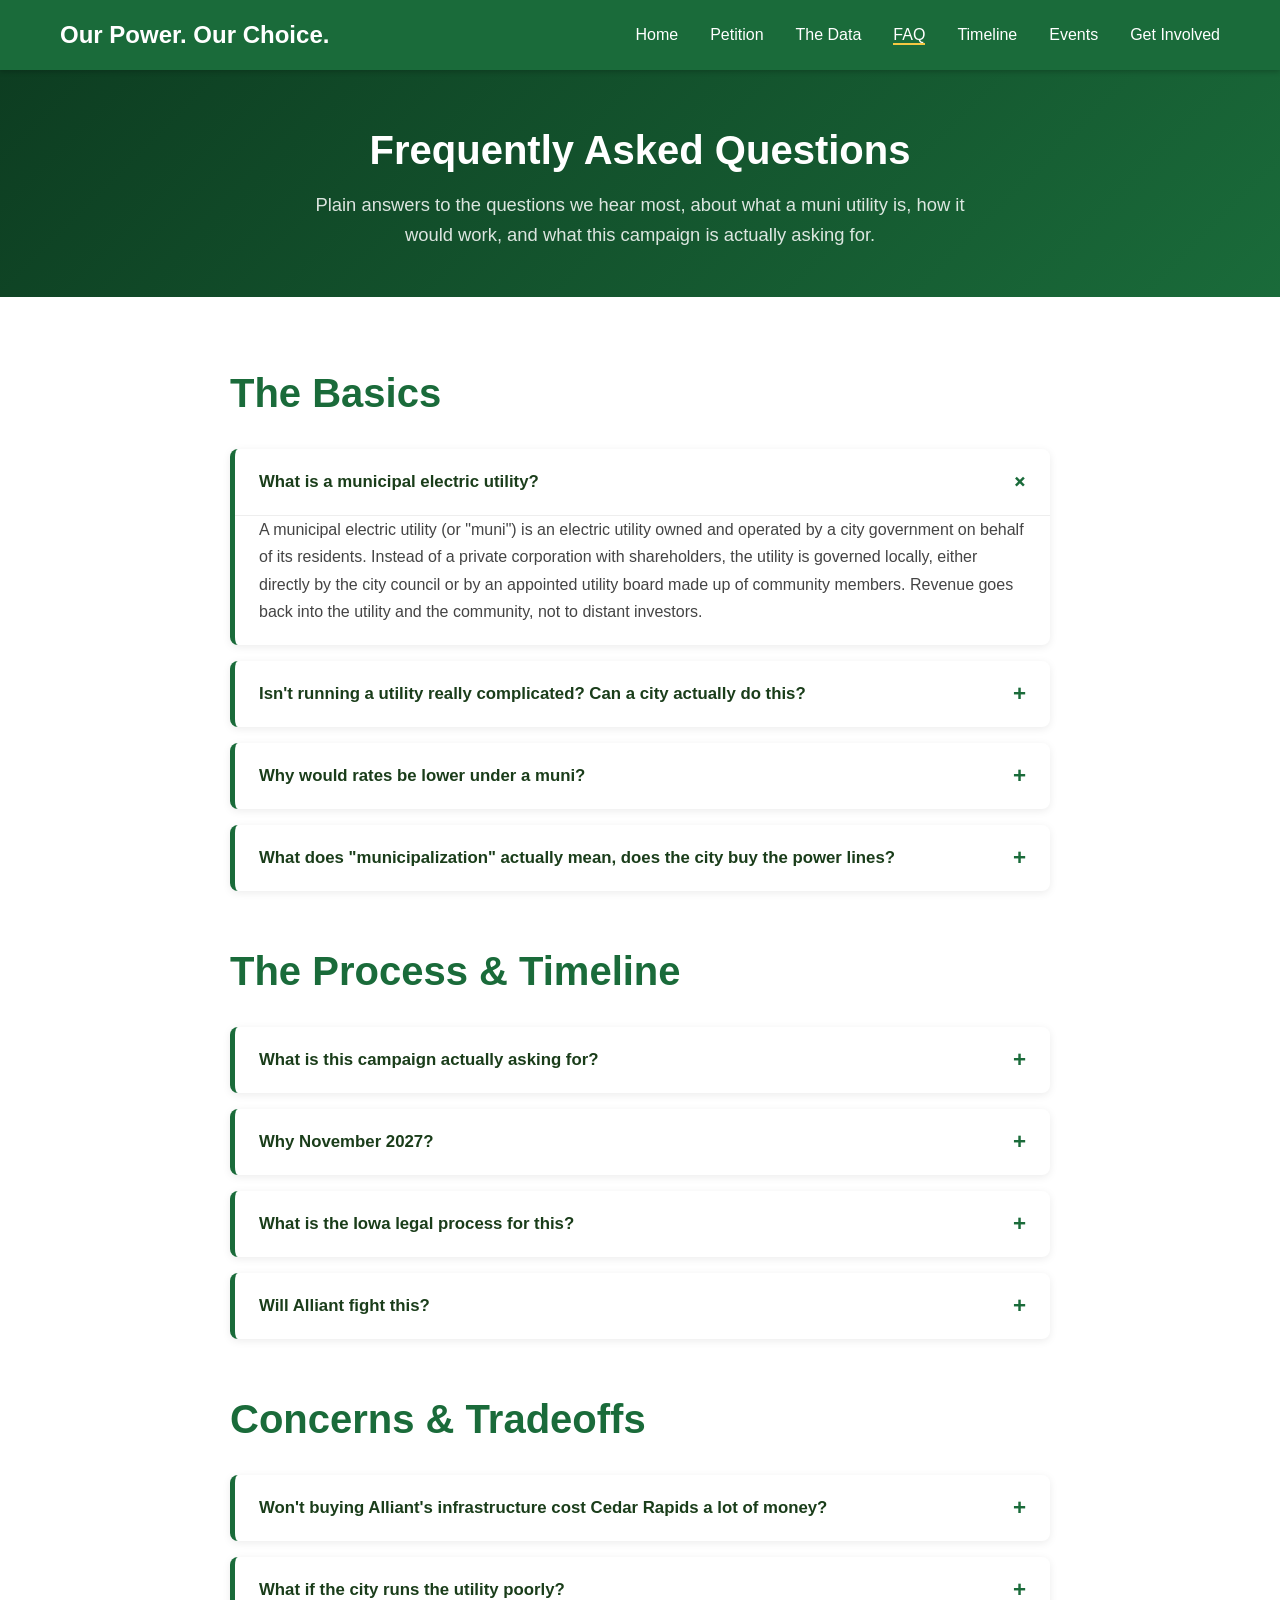
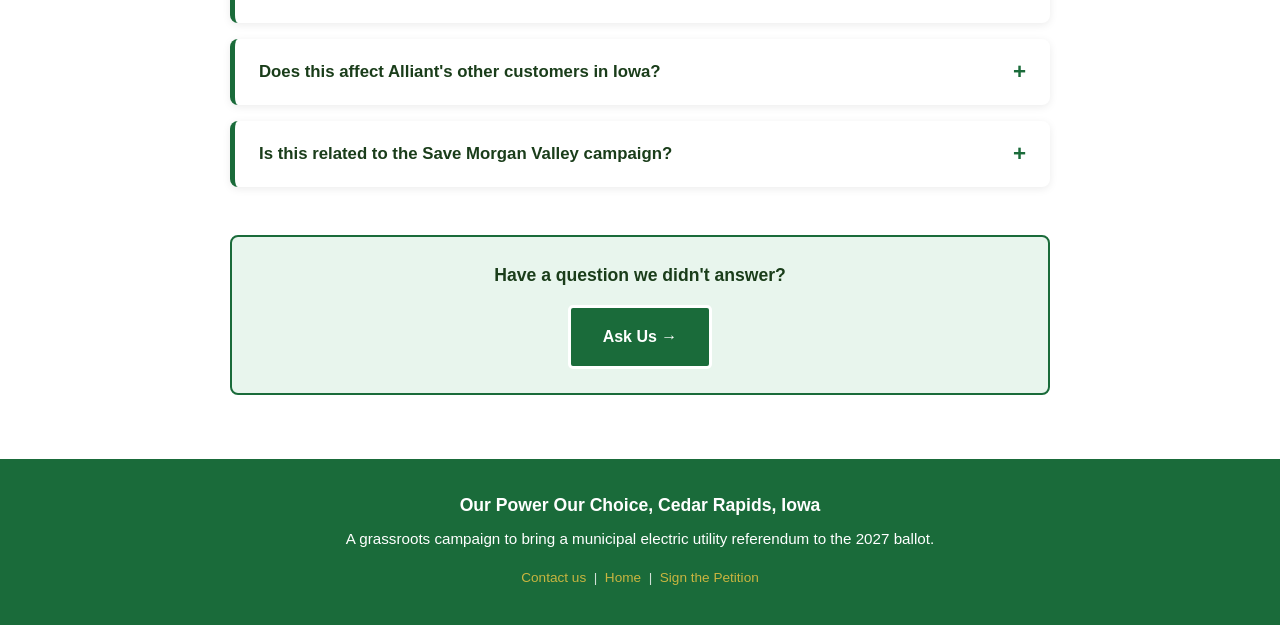
<file: faq.html>
<!DOCTYPE html>
<html lang="en">
<head>
    <meta charset="UTF-8">
    <meta name="viewport" content="width=device-width, initial-scale=1.0">
    <meta name="description" content="Frequently asked questions about creating a Cedar Rapids municipal electric utility.">
    <title>FAQ | Our Power Our Choice</title>
    <link rel="icon" type="image/png" href="favicon.svg">
    <link rel="stylesheet" href="styles.css">
</head>
<body>

    <header>
        <nav>
            <div class="container">
                <h1><a href="index.html" style="color: white; text-decoration: none;">Our Power. Our Choice.</a></h1>
                <button class="mobile-menu-toggle" aria-label="Toggle menu" onclick="toggleMenu()">☰</button>
                <ul class="nav-links" id="navLinks">
                    <li><a href="index.html">Home</a></li>
                    <li><a href="petition.html">Petition</a></li>
                    <li><a href="data.html">The Data</a></li>
                    <li><a href="faq.html" class="active">FAQ</a></li>
                    <li><a href="timeline.html">Timeline</a></li>
                    <li><a href="events.html">Events</a></li>
                    <li><a href="contact.html">Get Involved</a></li>
                </ul>
            </div>
        </nav>
    </header>

    <script src="mobile-menu.js"></script>

    

    <main>

        <div class="page-hero">
            <div class="container">
                <h2>Frequently Asked Questions</h2>
                <p>Plain answers to the questions we hear most, about what a muni utility is, how it would work, and what this campaign is actually asking for.</p>
            </div>
        </div>

        <section class="section">
            <div class="container" style="max-width: 860px;">

                <h2 style="color: #1a6b3a; margin-bottom: 1.5rem;">The Basics</h2>

                <div class="faq-item open">
                    <button class="faq-question" onclick="toggleFaq(this)">
                        What is a municipal electric utility?
                        <span class="faq-icon">+</span>
                    </button>
                    <div class="faq-answer">
                        A municipal electric utility (or "muni") is an electric utility owned and operated by a city government on behalf of its residents. Instead of a private corporation with shareholders, the utility is governed locally, either directly by the city council or by an appointed utility board made up of community members. Revenue goes back into the utility and the community, not to distant investors.
                    </div>
                </div>

                <div class="faq-item">
                    <button class="faq-question" onclick="toggleFaq(this)">
                        Isn't running a utility really complicated? Can a city actually do this?
                        <span class="faq-icon">+</span>
                    </button>
                    <div class="faq-answer">
                        Nearly 2,000 cities across the United States do it right now. In Iowa alone, Cedar Falls, Ames, and Muscatine have run their own electric utilities for over a century. These aren't small towns, Cedar Falls and Ames are comparable in size and complexity to Cedar Rapids neighborhoods. Municipal utilities hire professional staff, engineers, and managers just like any other utility. The city doesn't need to figure everything out from scratch; there are established models, professional associations (like the American Public Power Association), and neighboring cities to learn from.
                    </div>
                </div>

                <div class="faq-item">
                    <button class="faq-question" onclick="toggleFaq(this)">
                        Why would rates be lower under a muni?
                        <span class="faq-icon">+</span>
                    </button>
                    <div class="faq-answer">
                        Alliant Energy is a publicly traded company (NASDAQ: LNT). By law, it must generate returns for its shareholders. That profit margin is built into your electric rate. A municipal utility has no shareholders, every dollar collected goes toward operating costs, infrastructure, and reserves. Municipal utilities also generally pay lower borrowing costs (municipal bond rates vs. corporate debt), which matters when financing large infrastructure. The combination of no profit obligation and cheaper financing is why Iowa munis consistently charge less per kilowatt-hour than Alliant.
                    </div>
                </div>

                <div class="faq-item">
                    <button class="faq-question" onclick="toggleFaq(this)">
                        What does "municipalization" actually mean, does the city buy the power lines?
                        <span class="faq-icon">+</span>
                    </button>
                    <div class="faq-answer">
                        Yes, essentially. Municipalization means the city acquires the electric distribution infrastructure, the wires, transformers, substations, and equipment, that currently delivers power to Cedar Rapids homes and businesses. Alliant owns that infrastructure right now. The city would negotiate to purchase it, or in some cases pursue condemnation (eminent domain) if negotiation fails. The city would then operate it as a public utility. Generation (where the electricity actually comes from) is a separate question, many munis buy wholesale power from regional markets rather than owning their own power plants, at least initially.
                    </div>
                </div>

                <h2 style="color: #1a6b3a; margin-top: 3rem; margin-bottom: 1.5rem;">The Process &amp; Timeline</h2>

                <div class="faq-item">
                    <button class="faq-question" onclick="toggleFaq(this)">
                        What is this campaign actually asking for?
                        <span class="faq-icon">+</span>
                    </button>
                    <div class="faq-answer">
                        Right now, we are asking for one thing: <strong>the right to vote on it</strong>. We are not asking the city to acquire Alliant's infrastructure unilaterally. We are building the community support and evidence base needed to place a municipal utility referendum on the 2027 Cedar Rapids ballot. If voters approve the referendum, it gives the city a mandate to pursue acquisition through the proper legal and regulatory channels. The voters of Cedar Rapids decide, not the campaign, not the city council alone.
                    </div>
                </div>

                <div class="faq-item">
                    <button class="faq-question" onclick="toggleFaq(this)">
                        Why November 2027?
                        <span class="faq-icon">+</span>
                    </button>
                    <div class="faq-answer">
                        November 2027 is the next Cedar Rapids city election. Under Iowa law, a municipal utility referendum must go on the regular city ballot. That is the nearest opportunity we have to put this question to voters. We need to use the time between now and then to build the petition, compile the data, and make the case so voters can make an informed decision.
                    </div>
                </div>

                <div class="faq-item">
                    <button class="faq-question" onclick="toggleFaq(this)">
                        What is the Iowa legal process for this?
                        <span class="faq-icon">+</span>
                    </button>
                    <div class="faq-answer">
                        Iowa Code Chapter 388 governs municipal utilities. A city can establish a municipal utility, but acquiring an existing investor-owned utility's service territory involves the Iowa Utilities Board (IUB). The IUB must find that the transfer is in the public interest. If the city and Alliant cannot agree on a purchase price, eminent domain proceedings are possible but complex. We are actively researching the exact legal pathway and will publish our findings on the <a href="data.html" style="color: #1a6b3a;">Data page</a> as we go.
                    </div>
                </div>

                <div class="faq-item">
                    <button class="faq-question" onclick="toggleFaq(this)">
                        Will Alliant fight this?
                        <span class="faq-icon">+</span>
                    </button>
                    <div class="faq-answer">
                        Almost certainly. Alliant Energy would likely spend significant resources opposing a Cedar Rapids municipalization effort, lobbying the city council, funding opposition campaigns, and challenging the process at the IUB. This is why we need an overwhelming community mandate and a rigorous, well-documented case. The stronger our data and the broader our coalition, the harder it is for Alliant to argue that this is fringe opposition rather than mainstream Cedar Rapids public opinion.
                        <br><br>
                        There is a deep irony here. Every dollar Alliant spends fighting this effort will be passed back to ratepayers through their rates. The very customers asking for fair rates will end up paying for Alliant's campaign to keep charging them too much. All we are asking for is a fair shot at fair rates.
                    </div>
                </div>

                <h2 style="color: #1a6b3a; margin-top: 3rem; margin-bottom: 1.5rem;">Concerns &amp; Tradeoffs</h2>

                <div class="faq-item">
                    <button class="faq-question" onclick="toggleFaq(this)">
                        Won't buying Alliant's infrastructure cost Cedar Rapids a lot of money?
                        <span class="faq-icon">+</span>
                    </button>
                    <div class="faq-answer">
                        Yes, acquisition would be a significant capital investment. Cities typically finance it through municipal revenue bonds, which are repaid from utility revenues (not general tax dollars). If the acquired utility generates lower operating costs and stable revenue, the bonds are self-financing over time. The key question is whether the long-term savings to Cedar Rapids ratepayers outweigh the acquisition and financing costs. That analysis, a proper acquisition feasibility study, is one of the most important things this campaign needs to produce. We won't ask voters to approve something we haven't modeled financially.
                    </div>
                </div>

                <div class="faq-item">
                    <button class="faq-question" onclick="toggleFaq(this)">
                        What if the city runs the utility poorly?
                        <span class="faq-icon">+</span>
                    </button>
                    <div class="faq-answer">
                        It's a fair concern. The answer is accountability. A municipal utility's governing board is directly accountable to Cedar Rapids voters, unlike Alliant's board, which is accountable to shareholders across the country. If a muni is mismanaged, residents can vote out the council members responsible, attend public board meetings, and demand change. With Alliant, your recourse is filing a complaint with the IUB and hoping for the best. Local accountability is an imperfect protection, but it's meaningfully better than none.
                    </div>
                </div>

                <div class="faq-item">
                    <button class="faq-question" onclick="toggleFaq(this)">
                        Does this affect Alliant's other customers in Iowa?
                        <span class="faq-icon">+</span>
                    </button>
                    <div class="faq-answer">
                        Cedar Rapids is Alliant's single largest load center in Iowa. Removing Cedar Rapids from Alliant's Iowa rate base would affect how costs are distributed across remaining Iowa customers. This is a legitimate concern and a factor the Iowa Utilities Board would examine. It is not a reason to avoid the question, but it is something that would need to be analyzed carefully and addressed in the IUB proceeding. Any transition would be designed to avoid unfairly burdening other Iowa ratepayers.
                    </div>
                </div>

                <div class="faq-item">
                    <button class="faq-question" onclick="toggleFaq(this)">
                        Is this related to the Save Morgan Valley campaign?
                        <span class="faq-icon">+</span>
                    </button>
                    <div class="faq-answer">
                        They are separate campaigns with different specific goals, but they share a common thread: Alliant Energy making decisions that affect Cedar Rapids and Linn County residents without adequate local input. The proposed Morgan Valley gas plant is one symptom of the broader problem this campaign addresses. A municipal utility would give Cedar Rapids residents direct local control over the energy decisions that affect their lives, including whether to build new gas infrastructure to serve data centers.
                    </div>
                </div>

                <div style="background: #e8f5ed; border: 2px solid #1a6b3a; border-radius: 8px; padding: 1.5rem; margin-top: 3rem; text-align: center;">
                    <p style="font-size: 1.1rem; color: #1a3d1a; margin-bottom: 1rem; font-weight: 600;">Have a question we didn't answer?</p>
                    <a href="contact.html" class="cta-button">Ask Us →</a>
                </div>

            </div>
        </section>

    </main>

    <footer>
        <div class="container">
            <p style="font-size: 1.1rem; font-weight: bold; margin-bottom: 0.5rem;">Our Power Our Choice, Cedar Rapids, Iowa</p>
            <p>A grassroots campaign to bring a municipal electric utility referendum to the 2027 ballot.</p>
            <p style="margin-top: 1rem; font-size: 0.85rem; opacity: 0.8;">
                <a href="contact.html">Contact us</a> &nbsp;|&nbsp;
                <a href="index.html">Home</a> &nbsp;|&nbsp;
                <a href="petition.html">Sign the Petition</a>
            </p>
        </div>
    </footer>

    <script>
        function toggleFaq(btn) {
            const item = btn.closest('.faq-item');
            item.classList.toggle('open');
        }
    </script>

    <script src="ticker.js"></script>
</body>
</html>
</file>
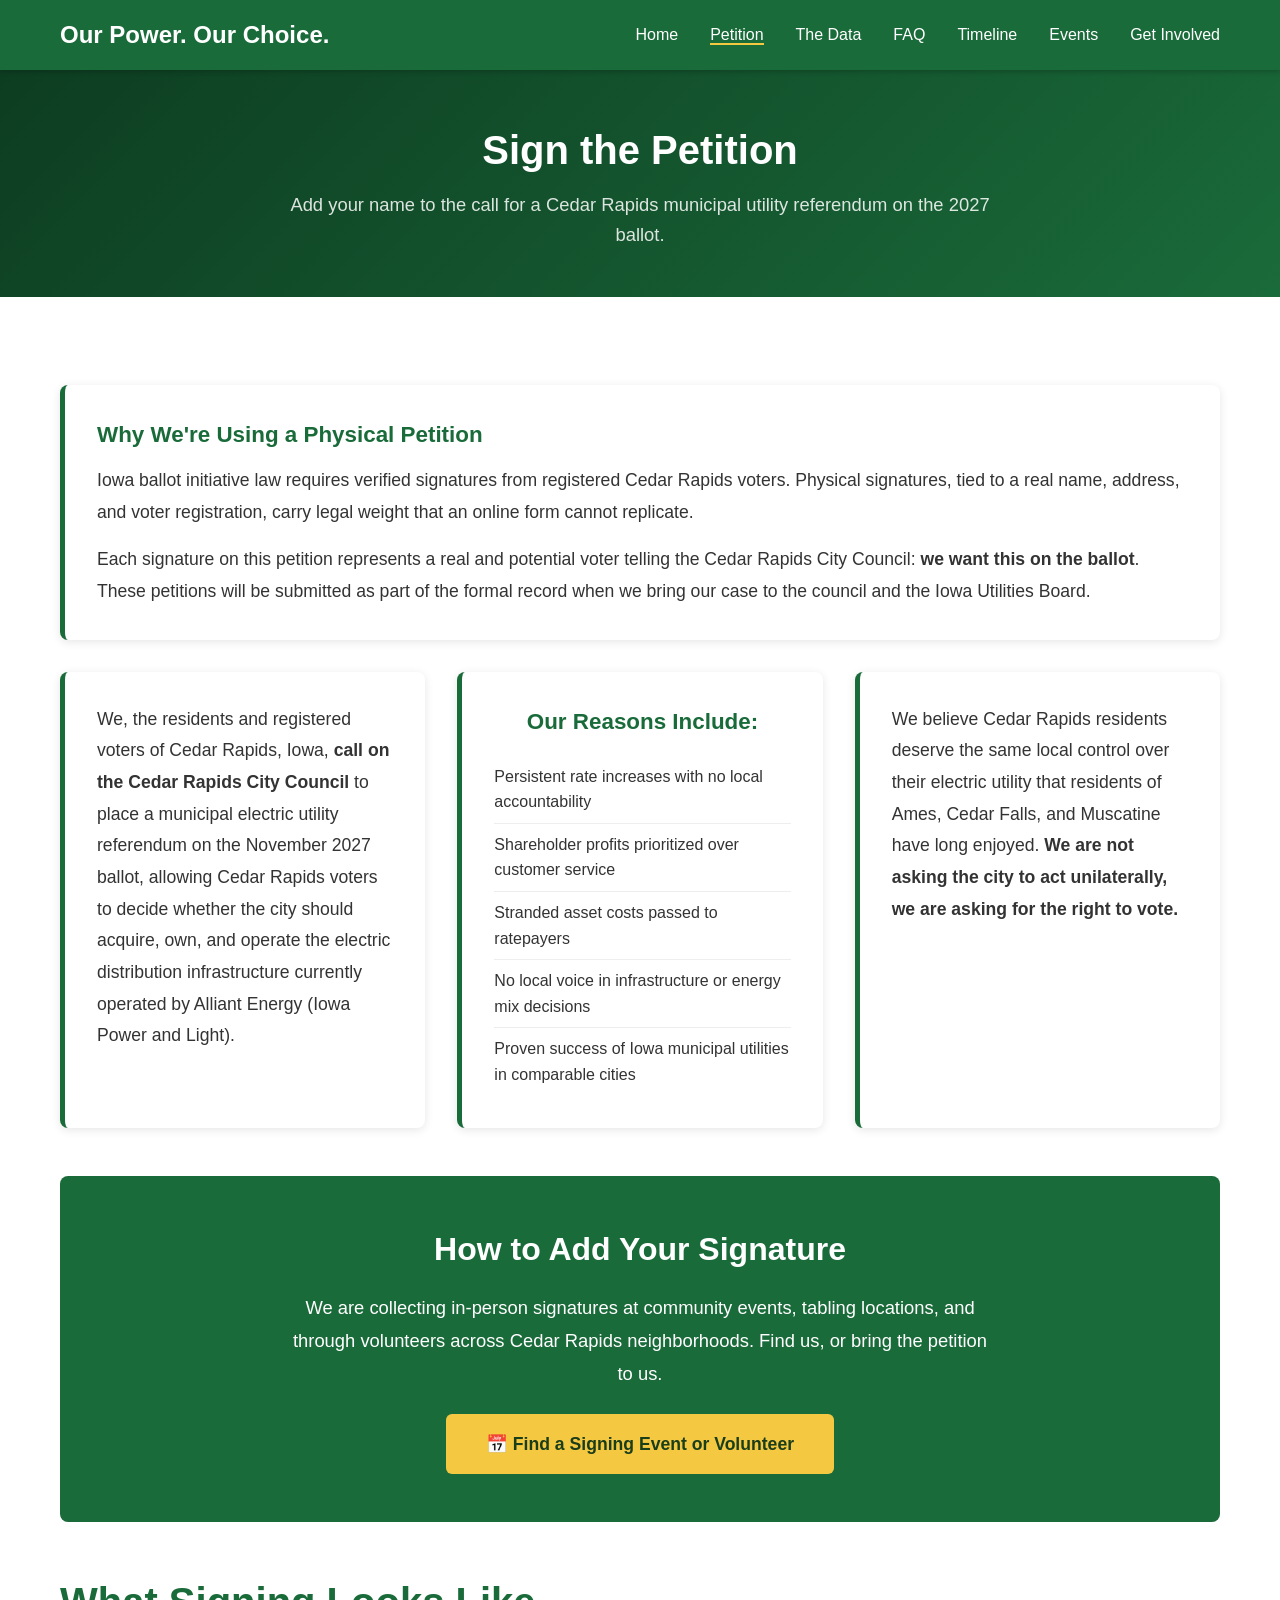
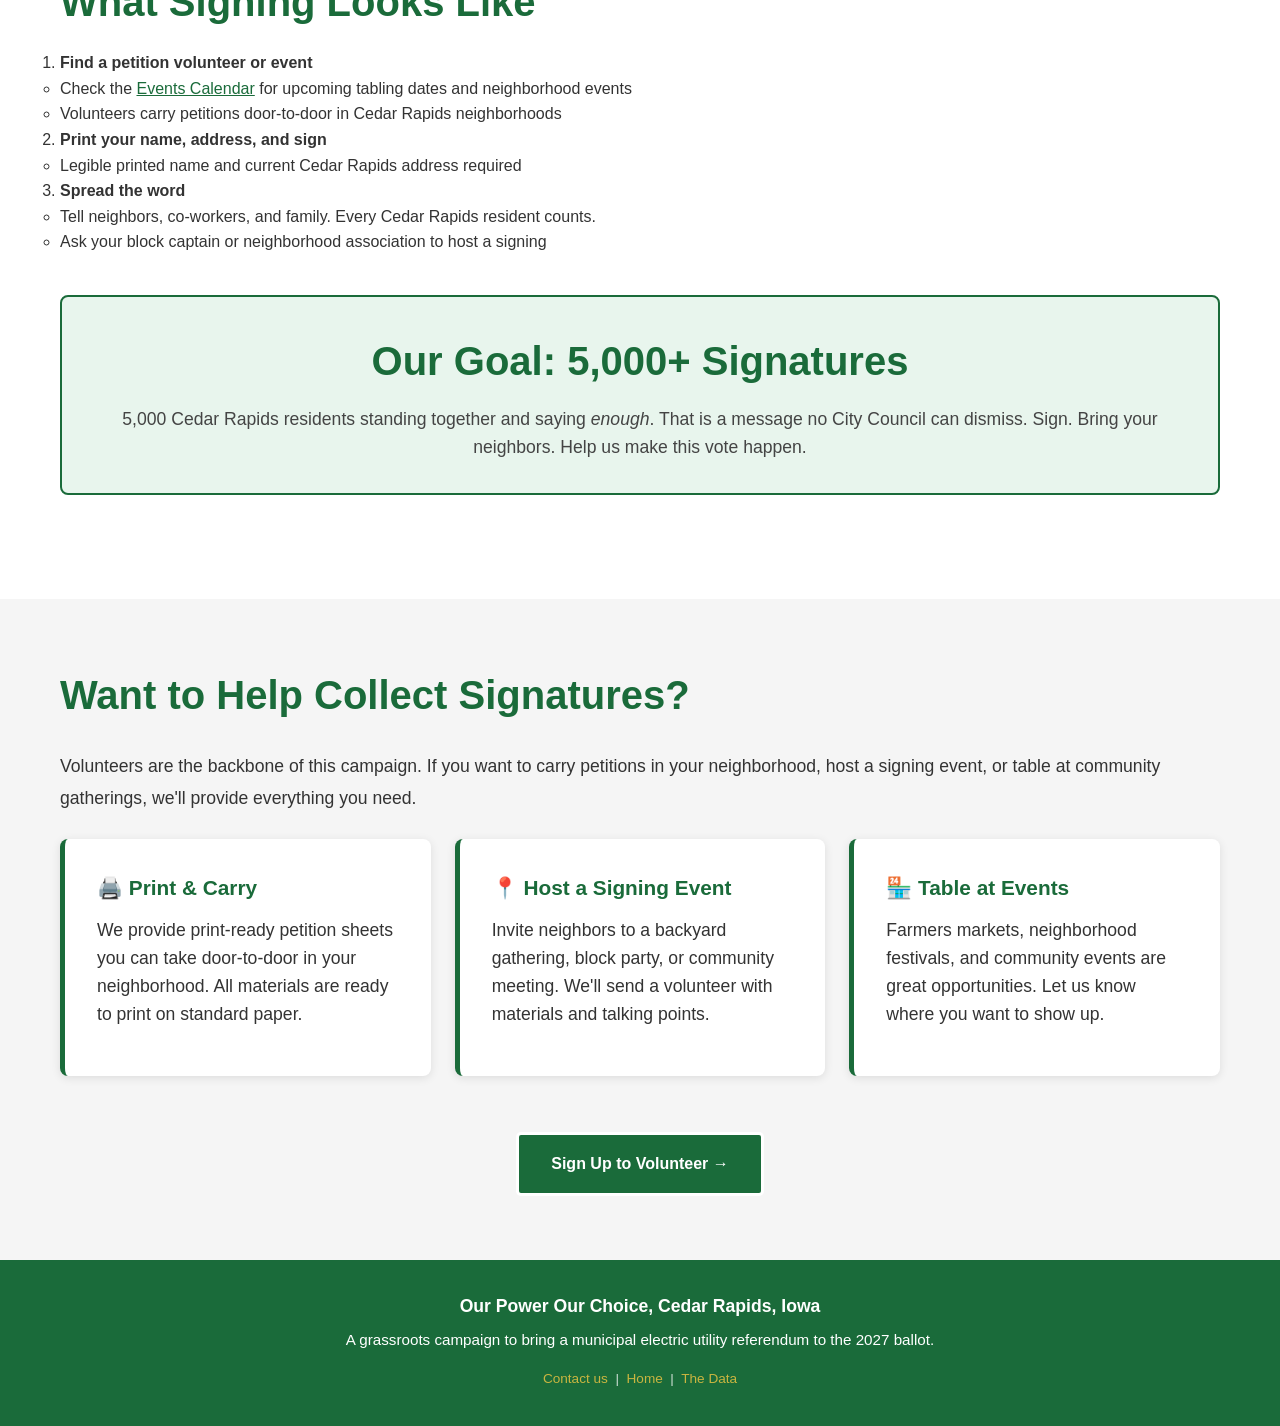
<file: petition.html>
<!DOCTYPE html>
<html lang="en">
<head>
    <meta charset="UTF-8">
    <meta name="viewport" content="width=device-width, initial-scale=1.0">
    <meta name="description" content="Sign the petition to put a Cedar Rapids municipal utility referendum on the 2027 ballot.">
    <title>Sign the Petition | Our Power Our Choice</title>
    <link rel="icon" type="image/png" href="favicon.svg">
    <link rel="stylesheet" href="styles.css">
</head>
<body>

    <header>
        <nav>
            <div class="container">
                <h1><a href="index.html" style="color: white; text-decoration: none;">Our Power. Our Choice.</a></h1>
                <button class="mobile-menu-toggle" aria-label="Toggle menu" onclick="toggleMenu()">☰</button>
                <ul class="nav-links" id="navLinks">
                    <li><a href="index.html">Home</a></li>
                    <li><a href="petition.html" class="active">Petition</a></li>
                    <li><a href="data.html">The Data</a></li>
                    <li><a href="faq.html">FAQ</a></li>
                    <li><a href="timeline.html">Timeline</a></li>
                    <li><a href="events.html">Events</a></li>
                    <li><a href="contact.html">Get Involved</a></li>
                </ul>
            </div>
        </nav>
    </header>

    <script src="mobile-menu.js"></script>

    

    <main>

        <div class="page-hero">
            <div class="container">
                <h2>Sign the Petition</h2>
                <p>Add your name to the call for a Cedar Rapids municipal utility referendum on the 2027 ballot.</p>
            </div>
        </div>

        <!-- Why a Physical Petition -->
        <section class="section">
            <div class="container">

                <div class="petition-card" style="margin-bottom: 2rem;">
                    <h3 style="color: #1a6b3a; font-size: 1.4rem; margin-bottom: 0.75rem;">Why We're Using a Physical Petition</h3>
                    <p style="font-size: 1.1rem; line-height: 1.8; margin-bottom: 1rem;">
                        Iowa ballot initiative law requires verified signatures from registered Cedar Rapids voters. Physical signatures, tied to a real name, address, and voter registration, carry legal weight that an online form cannot replicate.
                    </p>
                    <p style="font-size: 1.1rem; line-height: 1.8; margin: 0;">
                        Each signature on this petition represents a real and potential voter telling the Cedar Rapids City Council: <strong>we want this on the ballot</strong>. These petitions will be submitted as part of the formal record when we bring our case to the council and the Iowa Utilities Board.
                    </p>
                </div>

                <!-- Petition text in 3 cards, same pattern as SMV -->
                <div class="petition-grid">
                    <div class="concern-card">
                        <p style="font-size: 1.1rem; line-height: 1.8; margin: 0;">
                            We, the residents and registered voters of Cedar Rapids, Iowa, <strong>call on the Cedar Rapids City Council</strong> to place a municipal electric utility referendum on the November 2027 ballot, allowing Cedar Rapids voters to decide whether the city should acquire, own, and operate the electric distribution infrastructure currently operated by Alliant Energy (Iowa Power and Light).
                        </p>
                    </div>
                    <div class="concern-card">
                        <h3>Our Reasons Include:</h3>
                        <ul>
                            <li style="padding: 0.5rem 0;">Persistent rate increases with no local accountability</li>
                            <li style="padding: 0.5rem 0;">Shareholder profits prioritized over customer service</li>
                            <li style="padding: 0.5rem 0;">Stranded asset costs passed to ratepayers</li>
                            <li style="padding: 0.5rem 0;">No local voice in infrastructure or energy mix decisions</li>
                            <li style="padding: 0.5rem 0;">Proven success of Iowa municipal utilities in comparable cities</li>
                        </ul>
                    </div>
                    <div class="concern-card">
                        <p style="font-size: 1.1rem; line-height: 1.8; margin: 0;">
                            We believe Cedar Rapids residents deserve the same local control over their electric utility that residents of Ames, Cedar Falls, and Muscatine have long enjoyed. <strong>We are not asking the city to act unilaterally, we are asking for the right to vote.</strong>
                        </p>
                    </div>
                </div>

                <!-- How to Sign -->
                <div style="background: #1a6b3a; color: white; padding: 3rem; border-radius: 8px; margin: 3rem 0; text-align: center;">
                    <h3 style="color: white; font-size: 2rem; margin-bottom: 1rem;">How to Add Your Signature</h3>
                    <p style="font-size: 1.15rem; line-height: 1.8; margin-bottom: 1.5rem; max-width: 700px; margin-left: auto; margin-right: auto;">
                        We are collecting in-person signatures at community events, tabling locations, and through volunteers across Cedar Rapids neighborhoods. Find us, or bring the petition to us.
                    </p>
                    <a href="events.html" style="display: inline-block; background: #f5c842; color: #1a3d1a; padding: 1rem 2.5rem; border-radius: 6px; font-weight: bold; font-size: 1.1rem; text-decoration: none; transition: transform 0.2s;" onmouseover="this.style.transform='scale(1.04)'" onmouseout="this.style.transform='scale(1)'">
                        📅 Find a Signing Event or Volunteer
                    </a>
                </div>

                <!-- Steps to sign -->
                <h2 style="color: #1a6b3a; margin-bottom: 1rem;">What Signing Looks Like</h2>
                <ol class="steps-list">
                    <li>
                        <strong>Find a petition volunteer or event</strong>
                        <ul>
                            <li>Check the <a href="events.html" style="color: #1a6b3a;">Events Calendar</a> for upcoming tabling dates and neighborhood events</li>
                            <li>Volunteers carry petitions door-to-door in Cedar Rapids neighborhoods</li>
                        </ul>
                    </li>
                    <li>
                        <strong>Print your name, address, and sign</strong>
                        <ul>
                            <li>Legible printed name and current Cedar Rapids address required</li>
                        </ul>
                    </li>
                    <li>
                        <strong>Spread the word</strong>
                        <ul>
                            <li>Tell neighbors, co-workers, and family. Every Cedar Rapids resident counts.</li>
                            <li>Ask your block captain or neighborhood association to host a signing</li>
                        </ul>
                    </li>
                </ol>

                <!-- Signature goal callout -->
                <div style="background: #e8f5ed; border: 2px solid #1a6b3a; border-radius: 8px; padding: 2rem; margin: 2.5rem 0; text-align: center;">
                    <div style="font-size: 2.5rem; font-weight: 700; color: #1a6b3a;">Our Goal: 5,000+ Signatures</div>
                    <p style="font-size: 1.1rem; color: #444; margin-top: 0.75rem; margin-bottom: 0;">
                        5,000 Cedar Rapids residents standing together and saying <em>enough</em>. That is a message no City Council can dismiss. Sign. Bring your neighbors. Help us make this vote happen.
                    </p>
                </div>

            </div>
        </section>

        <!-- Download / Print Section -->
        <section class="section alt-bg">
            <div class="container">
                <h2 style="color: #1a6b3a;">Want to Help Collect Signatures?</h2>
                <p style="font-size: 1.1rem; line-height: 1.8; margin-bottom: 1.5rem;">
                    Volunteers are the backbone of this campaign. If you want to carry petitions in your neighborhood, host a signing event, or table at community gatherings, we'll provide everything you need.
                </p>
                <div style="display: grid; grid-template-columns: repeat(auto-fit, minmax(260px, 1fr)); gap: 1.5rem;">
                    <div class="info-card">
                        <h3>🖨️ Print & Carry</h3>
                        <p>We provide print-ready petition sheets you can take door-to-door in your neighborhood. All materials are ready to print on standard paper.</p>
                    </div>
                    <div class="info-card">
                        <h3>📍 Host a Signing Event</h3>
                        <p>Invite neighbors to a backyard gathering, block party, or community meeting. We'll send a volunteer with materials and talking points.</p>
                    </div>
                    <div class="info-card">
                        <h3>🏪 Table at Events</h3>
                        <p>Farmers markets, neighborhood festivals, and community events are great opportunities. Let us know where you want to show up.</p>
                    </div>
                </div>
                <div style="text-align: center; margin-top: 2rem;">
                    <a href="contact.html" class="cta-button">Sign Up to Volunteer →</a>
                </div>
            </div>
        </section>

    </main>

    <footer>
        <div class="container">
            <p style="font-size: 1.1rem; font-weight: bold; margin-bottom: 0.5rem;">Our Power Our Choice, Cedar Rapids, Iowa</p>
            <p>A grassroots campaign to bring a municipal electric utility referendum to the 2027 ballot.</p>
            <p style="margin-top: 1rem; font-size: 0.85rem; opacity: 0.8;">
                <a href="contact.html">Contact us</a> &nbsp;|&nbsp;
                <a href="index.html">Home</a> &nbsp;|&nbsp;
                <a href="data.html">The Data</a>
            </p>
        </div>
    </footer>

    <script src="ticker.js"></script>
</body>
</html>
</file>
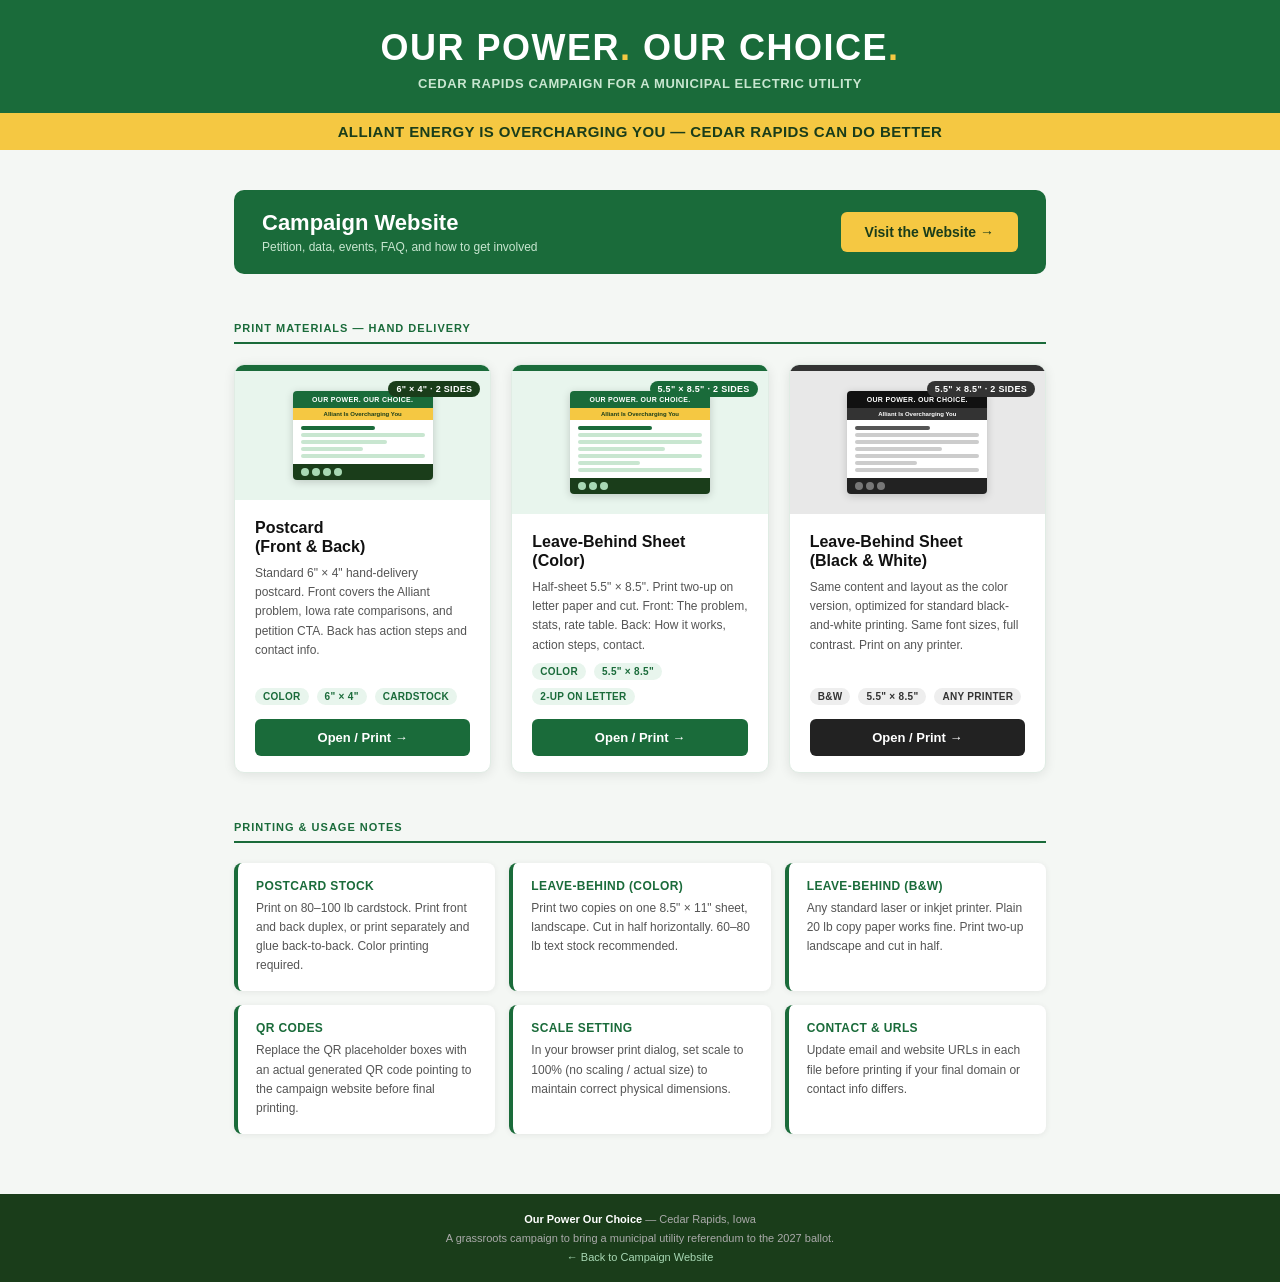
<file: print-hub.html>
<!DOCTYPE html>
<html lang="en">
<head>
    <meta charset="UTF-8">
    <meta name="viewport" content="width=device-width, initial-scale=1.0">
    <title>Print Materials | Our Power Our Choice</title>
    <style>
        * { box-sizing: border-box; margin: 0; padding: 0; }

        body {
            font-family: 'Arial', 'Helvetica Neue', sans-serif;
            background: #f4f7f4;
            color: #222;
            min-height: 100vh;
            display: flex;
            flex-direction: column;
        }

        /* ── HEADER ── */
        header {
            background: #1a6b3a;
            color: white;
            padding: 0;
        }

        .header-inner {
            max-width: 860px;
            margin: 0 auto;
            padding: 28px 24px 22px;
            display: flex;
            flex-direction: column;
            align-items: center;
            text-align: center;
            gap: 6px;
        }

        .header-inner .campaign {
            font-size: 36px;
            font-weight: 900;
            letter-spacing: 1.5px;
            text-transform: uppercase;
            line-height: 1.1;
        }

        .header-inner .campaign span {
            color: #f5c842;
        }

        .header-inner .subtitle {
            font-size: 13px;
            color: #c8e6d0;
            font-weight: 600;
            text-transform: uppercase;
            letter-spacing: 0.6px;
            margin-top: 2px;
        }

        /* ── TAGLINE BAR ── */
        .tagline-bar {
            background: #f5c842;
            color: #1a3d1a;
            text-align: center;
            padding: 10px 24px;
            font-size: 15px;
            font-weight: 900;
            text-transform: uppercase;
            letter-spacing: 0.4px;
        }

        /* ── MAIN ── */
        main {
            max-width: 860px;
            margin: 0 auto;
            padding: 40px 24px 60px;
            flex: 1;
            width: 100%;
        }

        /* ── WEBSITE LINK BANNER ── */
        .website-banner {
            background: #1a6b3a;
            border-radius: 10px;
            padding: 20px 28px;
            display: flex;
            align-items: center;
            justify-content: space-between;
            gap: 20px;
            margin-bottom: 48px;
            flex-wrap: wrap;
        }

        .website-banner-text {
            color: white;
        }

        .website-banner-text .wb-label {
            font-size: 11px;
            text-transform: uppercase;
            letter-spacing: 0.8px;
            color: #a8d8b4;
            font-weight: 700;
            margin-bottom: 4px;
        }

        .website-banner-text .wb-url {
            font-size: 22px;
            font-weight: 900;
            color: white;
        }

        .website-banner-text .wb-desc {
            font-size: 12px;
            color: #c8e6d0;
            margin-top: 4px;
        }

        .website-banner-link {
            background: #f5c842;
            color: #1a3d1a;
            font-size: 14px;
            font-weight: 900;
            padding: 12px 24px;
            border-radius: 6px;
            text-decoration: none;
            white-space: nowrap;
            transition: transform 0.15s, box-shadow 0.15s;
            flex-shrink: 0;
        }
        .website-banner-link:hover {
            transform: translateY(-2px);
            box-shadow: 0 4px 14px rgba(0,0,0,0.2);
        }

        /* ── SECTION HEADING ── */
        .section-heading {
            font-size: 11px;
            font-weight: 900;
            text-transform: uppercase;
            letter-spacing: 1px;
            color: #1a6b3a;
            border-bottom: 2px solid #1a6b3a;
            padding-bottom: 8px;
            margin-bottom: 20px;
        }

        /* ── PRINT CARDS GRID ── */
        .cards-grid {
            display: grid;
            grid-template-columns: repeat(auto-fit, minmax(240px, 1fr));
            gap: 20px;
            margin-bottom: 48px;
        }

        .print-card {
            background: white;
            border-radius: 10px;
            box-shadow: 0 2px 12px rgba(0,0,0,0.09);
            overflow: hidden;
            display: flex;
            flex-direction: column;
            transition: transform 0.15s, box-shadow 0.15s;
            border: 1px solid #e0ece4;
        }
        .print-card:hover {
            transform: translateY(-3px);
            box-shadow: 0 8px 24px rgba(0,0,0,0.13);
        }

        /* Card color bar */
        .card-bar {
            height: 6px;
            background: #1a6b3a;
            flex-shrink: 0;
        }
        .card-bar.bw {
            background: #333;
        }

        /* Card thumbnail preview */
        .card-preview {
            background: #e8f5ed;
            padding: 20px 24px;
            display: flex;
            align-items: center;
            justify-content: center;
            min-height: 100px;
            flex-shrink: 0;
            position: relative;
        }
        .card-preview.bw-preview {
            background: #e8e8e8;
        }

        .preview-mock {
            border-radius: 4px;
            overflow: hidden;
            box-shadow: 0 2px 8px rgba(0,0,0,0.18);
            display: flex;
            flex-direction: column;
            width: 140px;
        }
        .mock-header {
            background: #1a6b3a;
            padding: 5px 8px;
            font-size: 7px;
            font-weight: 900;
            color: white;
            text-transform: uppercase;
            letter-spacing: 0.3px;
            text-align: center;
        }
        .mock-header.bw { background: #111; }
        .mock-tagline {
            background: #f5c842;
            padding: 3px 6px;
            font-size: 6px;
            font-weight: 700;
            color: #1a3d1a;
            text-align: center;
        }
        .mock-tagline.bw {
            background: #333;
            color: white;
        }
        .mock-body {
            background: white;
            padding: 6px 8px;
            display: flex;
            flex-direction: column;
            gap: 3px;
        }
        .mock-line {
            height: 4px;
            background: #c8e6d0;
            border-radius: 2px;
        }
        .mock-line.bw { background: #ccc; }
        .mock-line.dark { background: #1a6b3a; width: 60%; }
        .mock-line.dark.bw { background: #555; }
        .mock-line.short { width: 70%; }
        .mock-line.shorter { width: 50%; }
        .mock-footer {
            background: #1a3d1a;
            padding: 4px 8px;
            display: flex;
            gap: 3px;
        }
        .mock-footer.bw { background: #222; }
        .mock-dot {
            width: 8px;
            height: 8px;
            border-radius: 50%;
            background: #a8d8b4;
            flex-shrink: 0;
        }
        .mock-dot.bw { background: #777; }

        /* Badge */
        .card-badge {
            position: absolute;
            top: 10px;
            right: 10px;
            background: #1a6b3a;
            color: white;
            font-size: 9px;
            font-weight: 700;
            padding: 3px 8px;
            border-radius: 20px;
            text-transform: uppercase;
            letter-spacing: 0.3px;
        }
        .card-badge.bw-badge {
            background: #333;
        }
        .card-badge.postcard-badge {
            background: #1a3d1a;
        }

        /* Card content */
        .card-content {
            padding: 18px 20px 16px;
            flex: 1;
            display: flex;
            flex-direction: column;
            gap: 8px;
        }

        .card-title {
            font-size: 16px;
            font-weight: 900;
            color: #111;
            line-height: 1.2;
        }

        .card-desc {
            font-size: 12px;
            color: #555;
            line-height: 1.6;
            flex: 1;
        }

        .card-meta {
            display: flex;
            gap: 8px;
            flex-wrap: wrap;
        }

        .meta-tag {
            background: #e8f5ed;
            color: #1a6b3a;
            font-size: 10px;
            font-weight: 700;
            padding: 3px 8px;
            border-radius: 20px;
            text-transform: uppercase;
            letter-spacing: 0.3px;
        }
        .meta-tag.bw-tag {
            background: #eee;
            color: #333;
        }

        .card-link {
            display: block;
            background: #1a6b3a;
            color: white;
            text-align: center;
            padding: 11px 16px;
            font-size: 13px;
            font-weight: 700;
            text-decoration: none;
            border-radius: 6px;
            margin-top: 6px;
            transition: background 0.15s;
        }
        .card-link:hover { background: #145530; }
        .card-link.bw-link {
            background: #222;
        }
        .card-link.bw-link:hover { background: #000; }

        /* ── USAGE NOTES ── */
        .usage-grid {
            display: grid;
            grid-template-columns: repeat(auto-fit, minmax(200px, 1fr));
            gap: 14px;
        }

        .usage-card {
            background: white;
            border-radius: 8px;
            padding: 16px 18px;
            border-left: 4px solid #1a6b3a;
            box-shadow: 0 1px 6px rgba(0,0,0,0.07);
        }

        .usage-card h4 {
            font-size: 12px;
            font-weight: 900;
            color: #1a6b3a;
            text-transform: uppercase;
            letter-spacing: 0.4px;
            margin-bottom: 6px;
        }

        .usage-card p {
            font-size: 12px;
            color: #555;
            line-height: 1.6;
        }

        /* ── FOOTER ── */
        footer {
            background: #1a3d1a;
            color: #aaa;
            text-align: center;
            padding: 16px 24px;
            font-size: 11px;
            line-height: 1.7;
        }
        footer strong { color: white; }
        footer a { color: #a8d8b4; text-decoration: none; }
        footer a:hover { text-decoration: underline; }
    </style>
</head>
<body>

    <header>
        <div class="header-inner">
            <div class="campaign">Our Power<span>.</span> Our Choice<span>.</span></div>
            <div class="subtitle">Cedar Rapids Campaign for a Municipal Electric Utility</div>
        </div>
    </header>

    <div class="tagline-bar">
        Alliant Energy Is Overcharging You — Cedar Rapids Can Do Better
    </div>

    <main>

        <!-- Website link -->
        <div class="website-banner">
            <div class="website-banner-text">
                <div class="wb-url">Campaign Website</div>
                <div class="wb-desc">Petition, data, events, FAQ, and how to get involved</div>
            </div>
            <a href="https://danwozniak23-maker.github.io/ourpowerourchoice/" target="_blank" rel="noopener" class="website-banner-link">
                Visit the Website →
            </a>
        </div>

        <!-- Print materials -->
        <div class="section-heading">Print Materials — Hand Delivery</div>

        <div class="cards-grid">

            <!-- Postcard -->
            <div class="print-card">
                <div class="card-bar"></div>
                <div class="card-preview">
                    <span class="card-badge postcard-badge">6" × 4" · 2 sides</span>
                    <div class="preview-mock">
                        <div class="mock-header">Our Power. Our Choice.</div>
                        <div class="mock-tagline">Alliant Is Overcharging You</div>
                        <div class="mock-body">
                            <div class="mock-line dark"></div>
                            <div class="mock-line"></div>
                            <div class="mock-line short"></div>
                            <div class="mock-line shorter"></div>
                            <div class="mock-line"></div>
                        </div>
                        <div class="mock-footer">
                            <div class="mock-dot"></div>
                            <div class="mock-dot"></div>
                            <div class="mock-dot"></div>
                            <div class="mock-dot"></div>
                        </div>
                    </div>
                </div>
                <div class="card-content">
                    <div class="card-title">Postcard<br>(Front &amp; Back)</div>
                    <div class="card-desc">
                        Standard 6" × 4" hand-delivery postcard. Front covers the Alliant problem, Iowa rate comparisons, and petition CTA. Back has action steps and contact info.
                    </div>
                    <div class="card-meta">
                        <span class="meta-tag">Color</span>
                        <span class="meta-tag">6" × 4"</span>
                        <span class="meta-tag">Cardstock</span>
                    </div>
                    <a href="print-postcard.html" target="_blank" class="card-link">Open / Print →</a>
                </div>
            </div>

            <!-- Leave-Behind Color -->
            <div class="print-card">
                <div class="card-bar"></div>
                <div class="card-preview">
                    <span class="card-badge">5.5" × 8.5" · 2 sides</span>
                    <div class="preview-mock">
                        <div class="mock-header">Our Power. Our Choice.</div>
                        <div class="mock-tagline">Alliant Is Overcharging You</div>
                        <div class="mock-body">
                            <div class="mock-line dark"></div>
                            <div class="mock-line"></div>
                            <div class="mock-line"></div>
                            <div class="mock-line short"></div>
                            <div class="mock-line"></div>
                            <div class="mock-line shorter"></div>
                            <div class="mock-line"></div>
                        </div>
                        <div class="mock-footer">
                            <div class="mock-dot"></div>
                            <div class="mock-dot"></div>
                            <div class="mock-dot"></div>
                        </div>
                    </div>
                </div>
                <div class="card-content">
                    <div class="card-title">Leave-Behind Sheet<br>(Color)</div>
                    <div class="card-desc">
                        Half-sheet 5.5" × 8.5". Print two-up on letter paper and cut. Front: The problem, stats, rate table. Back: How it works, action steps, contact.
                    </div>
                    <div class="card-meta">
                        <span class="meta-tag">Color</span>
                        <span class="meta-tag">5.5" × 8.5"</span>
                        <span class="meta-tag">2-up on letter</span>
                    </div>
                    <a href="print-leave-behind.html" target="_blank" class="card-link">Open / Print →</a>
                </div>
            </div>

            <!-- Leave-Behind B&W -->
            <div class="print-card">
                <div class="card-bar bw"></div>
                <div class="card-preview bw-preview">
                    <span class="card-badge bw-badge">5.5" × 8.5" · 2 sides</span>
                    <div class="preview-mock">
                        <div class="mock-header bw">Our Power. Our Choice.</div>
                        <div class="mock-tagline bw">Alliant Is Overcharging You</div>
                        <div class="mock-body">
                            <div class="mock-line dark bw"></div>
                            <div class="mock-line bw"></div>
                            <div class="mock-line bw"></div>
                            <div class="mock-line short bw"></div>
                            <div class="mock-line bw"></div>
                            <div class="mock-line shorter bw"></div>
                            <div class="mock-line bw"></div>
                        </div>
                        <div class="mock-footer bw">
                            <div class="mock-dot bw"></div>
                            <div class="mock-dot bw"></div>
                            <div class="mock-dot bw"></div>
                        </div>
                    </div>
                </div>
                <div class="card-content">
                    <div class="card-title">Leave-Behind Sheet<br>(Black &amp; White)</div>
                    <div class="card-desc">
                        Same content and layout as the color version, optimized for standard black-and-white printing. Same font sizes, full contrast. Print on any printer.
                    </div>
                    <div class="card-meta">
                        <span class="meta-tag bw-tag">B&amp;W</span>
                        <span class="meta-tag bw-tag">5.5" × 8.5"</span>
                        <span class="meta-tag bw-tag">Any printer</span>
                    </div>
                    <a href="print-leave-behind-bw.html" target="_blank" class="card-link bw-link">Open / Print →</a>
                </div>
            </div>

        </div>

        <!-- Usage notes -->
        <div class="section-heading">Printing &amp; Usage Notes</div>
        <div class="usage-grid">
            <div class="usage-card">
                <h4>Postcard Stock</h4>
                <p>Print on 80–100 lb cardstock. Print front and back duplex, or print separately and glue back-to-back. Color printing required.</p>
            </div>
            <div class="usage-card">
                <h4>Leave-Behind (Color)</h4>
                <p>Print two copies on one 8.5" × 11" sheet, landscape. Cut in half horizontally. 60–80 lb text stock recommended.</p>
            </div>
            <div class="usage-card">
                <h4>Leave-Behind (B&amp;W)</h4>
                <p>Any standard laser or inkjet printer. Plain 20 lb copy paper works fine. Print two-up landscape and cut in half.</p>
            </div>
            <div class="usage-card">
                <h4>QR Codes</h4>
                <p>Replace the QR placeholder boxes with an actual generated QR code pointing to the campaign website before final printing.</p>
            </div>
            <div class="usage-card">
                <h4>Scale Setting</h4>
                <p>In your browser print dialog, set scale to 100% (no scaling / actual size) to maintain correct physical dimensions.</p>
            </div>
            <div class="usage-card">
                <h4>Contact &amp; URLs</h4>
                <p>Update email and website URLs in each file before printing if your final domain or contact info differs.</p>
            </div>
        </div>

    </main>

    <footer>
        <strong>Our Power Our Choice</strong> — Cedar Rapids, Iowa<br>
        A grassroots campaign to bring a municipal utility referendum to the 2027 ballot.<br>
        <a href="index.html">← Back to Campaign Website</a>
    </footer>

</body>
</html>
</file>
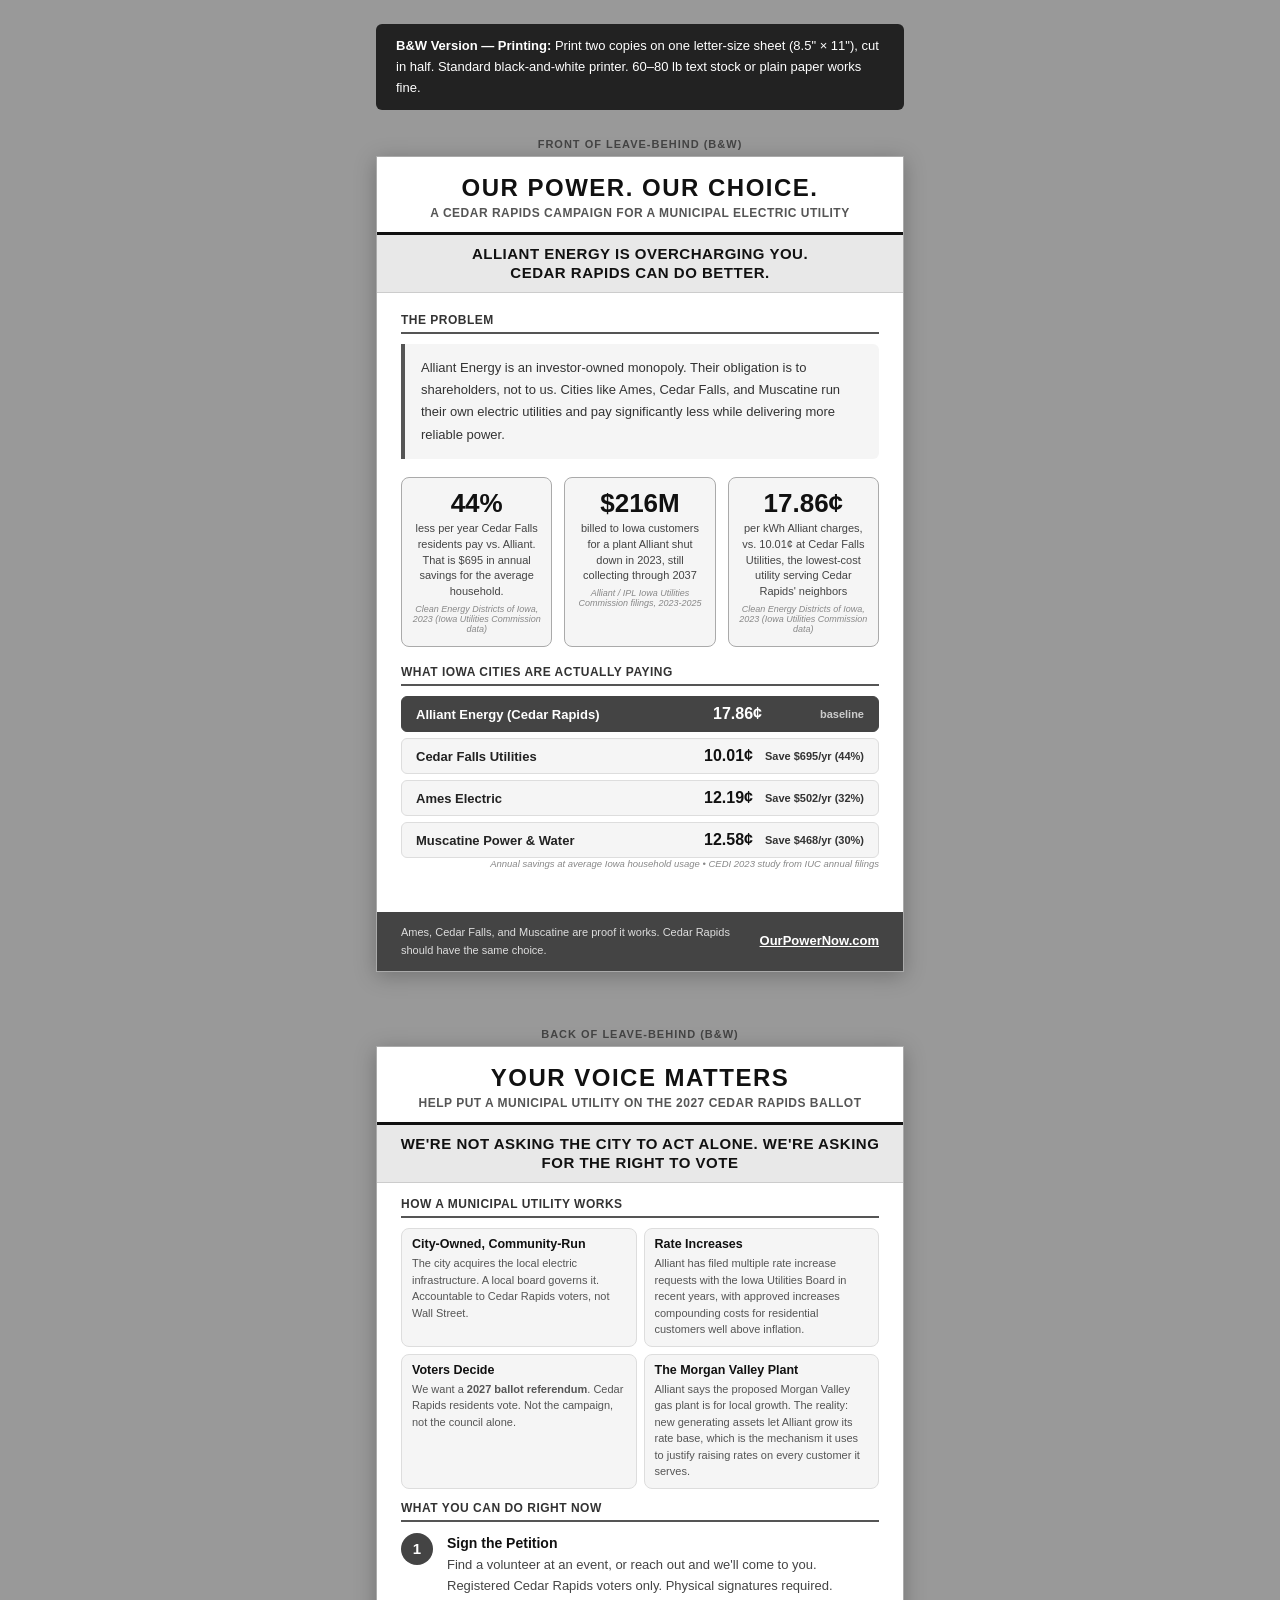
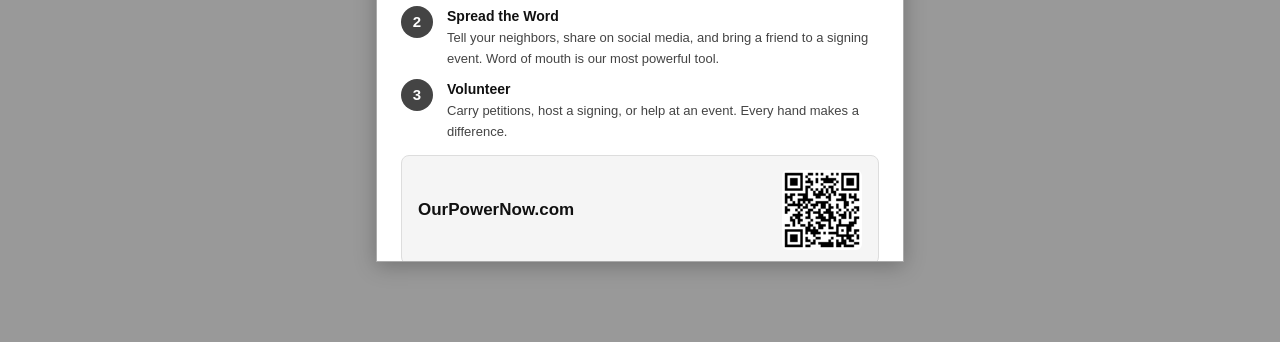
<file: print-leave-behind-bw.html>
<!DOCTYPE html>
<html lang="en">
<head>
    <meta charset="UTF-8">
    <meta name="viewport" content="width=device-width, initial-scale=1.0">
    <title>Our Power Our Choice – Leave-Behind Sheet (B&amp;W Print)</title>
    <style>
        * { box-sizing: border-box; margin: 0; padding: 0; }

        body {
            font-family: 'Arial', 'Helvetica Neue', sans-serif;
            background: #999;
            padding: 24px;
            display: flex;
            flex-direction: column;
            align-items: center;
        }

        .print-instructions {
            background: #222;
            color: white;
            padding: 12px 20px;
            border-radius: 6px;
            margin-bottom: 28px;
            font-size: 13px;
            line-height: 1.6;
            max-width: 528px;
        }

        .sheet-label {
            font-size: 11px;
            font-weight: bold;
            text-transform: uppercase;
            color: #444;
            letter-spacing: 1px;
            margin-bottom: 6px;
        }

        .sheet-wrap {
            margin-bottom: 56px;
        }

        /* Half-sheet: 5.5" × 8.5" = 528 × 816px at 96dpi */
        .sheet {
            width: 528px;
            height: 816px;
            background: white;
            overflow: hidden;
            display: flex;
            flex-direction: column;
            box-shadow: 0 4px 20px rgba(0,0,0,0.25);
            border: 1px solid #aaa;
        }

        /* ─── SHARED HEADER ─── */
        .sheet-header {
            background: white;
            color: #111;
            text-align: center;
            padding: 18px 24px 12px;
            flex-shrink: 0;
            border-bottom: 3px solid #111;
        }
        .sheet-header .campaign-name {
            font-size: 24px;
            font-weight: 900;
            text-transform: uppercase;
            letter-spacing: 1.5px;
            line-height: 1.1;
            color: #111;
        }
        .sheet-header .sub-name {
            font-size: 12px;
            color: #555;
            margin-top: 4px;
            font-weight: 600;
            letter-spacing: 0.5px;
            text-transform: uppercase;
        }

        /* ─── TAGLINE BAND ─── */
        .tagline-band {
            background: #e8e8e8;
            color: #111;
            text-align: center;
            padding: 10px 20px;
            font-size: 15px;
            font-weight: 900;
            text-transform: uppercase;
            letter-spacing: 0.5px;
            line-height: 1.25;
            flex-shrink: 0;
            border-bottom: 1px solid #ccc;
        }

        /* ─── SECTION LABEL ─── */
        .section-label {
            font-size: 12px;
            font-weight: 900;
            text-transform: uppercase;
            color: #333;
            letter-spacing: 0.5px;
            border-bottom: 2px solid #555;
            padding-bottom: 5px;
            margin-bottom: 10px;
        }

        /* ═══════════════════════════
           FRONT BODY
        ═══════════════════════════ */
        .front-body {
            flex: 1;
            padding: 20px 24px 16px;
            display: flex;
            flex-direction: column;
            gap: 18px;
        }

        /* Problem blurb */
        .problem-blurb {
            background: #f5f5f5;
            border-left: 4px solid #555;
            padding: 13px 16px;
            border-radius: 0 6px 6px 0;
        }
        .problem-blurb p {
            font-size: 13px;
            line-height: 1.7;
            color: #333;
        }
        .problem-blurb p strong { color: #111; }

        /* 3-stat strip */
        .stat-strip {
            display: flex;
            gap: 12px;
        }
        .stat-card {
            flex: 1;
            background: #f5f5f5;
            border: 1.5px solid #aaa;
            border-radius: 8px;
            padding: 12px 10px;
            text-align: center;
        }
        .stat-number {
            font-size: 26px;
            font-weight: 900;
            color: #111;
            line-height: 1;
        }
        .stat-detail {
            font-size: 11px;
            color: #444;
            line-height: 1.45;
            margin-top: 5px;
        }
        .stat-source {
            font-size: 9px;
            color: #888;
            font-style: italic;
            margin-top: 4px;
        }

        /* Rate comparison */
        .rate-compare {
            display: flex;
            flex-direction: column;
            gap: 6px;
        }
        .rate-row {
            display: flex;
            align-items: center;
            background: #f5f5f5;
            border-radius: 6px;
            padding: 8px 14px;
            gap: 12px;
            border: 1px solid #ddd;
        }
        .rate-row.alliant-row {
            background: #444;
            border-color: #444;
        }
        .rate-city {
            flex: 1;
            font-size: 13px;
            font-weight: 700;
            color: #222;
        }
        .alliant-row .rate-city { color: #fff; }
        .rate-value {
            font-size: 16px;
            font-weight: 900;
            color: #111;
            min-width: 52px;
            text-align: right;
        }
        .alliant-row .rate-value { color: #fff; }
        .rate-savings {
            font-size: 11px;
            font-weight: 700;
            color: #333;
            min-width: 90px;
            text-align: right;
        }
        .alliant-row .rate-savings { color: #ccc; }
        .rate-caption {
            font-size: 9.5px;
            color: #888;
            font-style: italic;
            text-align: right;
        }

        /* ─── FRONT FOOTER ─── */
        .front-footer {
            background: #444;
            color: white;
            padding: 12px 24px;
            font-size: 11px;
            line-height: 1.6;
            flex-shrink: 0;
            display: flex;
            align-items: center;
            justify-content: space-between;
            gap: 16px;
        }
        .front-footer-text { flex: 1; color: #ddd; }
        .front-footer-text strong { color: white; font-size: 13px; }
        .front-footer-url {
            font-size: 13px;
            font-weight: 900;
            color: #fff;
            flex-shrink: 0;
            text-decoration: underline;
        }

        /* ═══════════════════════════
           BACK BODY
        ═══════════════════════════ */
        .back-body {
            flex: 1;
            padding: 14px 24px 10px;
            display: flex;
            flex-direction: column;
            gap: 12px;
        }

        /* How it works 2x2 */
        .how-grid {
            display: grid;
            grid-template-columns: 1fr 1fr;
            gap: 7px;
        }
        .how-card {
            background: #f5f5f5;
            border-radius: 8px;
            padding: 8px 10px;
            border: 1px solid #ddd;
        }
        .how-card h4 {
            font-size: 12.5px;
            font-weight: 700;
            color: #111;
            margin-bottom: 4px;
        }
        .how-card p {
            font-size: 11px;
            color: #555;
            line-height: 1.5;
        }

        /* Action steps */
        .action-steps {
            display: flex;
            flex-direction: column;
            gap: 8px;
        }
        .action-step {
            display: flex;
            gap: 14px;
            align-items: flex-start;
        }
        .step-circle {
            background: #444;
            color: white;
            font-size: 15px;
            font-weight: 900;
            width: 32px;
            height: 32px;
            border-radius: 50%;
            display: flex;
            align-items: center;
            justify-content: center;
            flex-shrink: 0;
            margin-top: 1px;
        }
        .step-body {
            font-size: 13px;
            line-height: 1.6;
            color: #444;
        }
        .step-body strong {
            font-size: 14px;
            color: #111;
            display: block;
            margin-bottom: 1px;
        }

        /* Contact + QR block */
        .contact-section {
            display: flex;
            gap: 16px;
            align-items: center;
            background: #f5f5f5;
            border-radius: 8px;
            padding: 14px 16px;
            border: 1px solid #ddd;
        }
        .contact-text { flex: 1; }
        .contact-text .big-site {
            font-size: 17px;
            font-weight: 900;
            color: #111;
        }
        .contact-text .contact-details {
            font-size: 12px;
            line-height: 1.7;
            color: #444;
            margin-top: 6px;
        }
        .contact-text .contact-details strong { color: #111; }
        .contact-qr {
            width: 80px;
            height: 80px;
            background: white;
            border: 1.5px solid #555;
            border-radius: 6px;
            display: flex;
            align-items: center;
            justify-content: center;
            font-size: 8.5px;
            color: #333;
            font-weight: 700;
            text-align: center;
            line-height: 1.5;
            flex-shrink: 0;
        }

        /* Back footer */
        .back-footer {
            background: #444;
            color: white;
            padding: 12px 24px;
            display: flex;
            align-items: center;
            justify-content: space-between;
            gap: 16px;
            flex-shrink: 0;
        }
        .back-footer-text {
            font-size: 11px;
            line-height: 1.55;
            color: #ddd;
        }
        .back-footer-text strong { color: white; font-size: 12px; }
        .goal-pill {
            background: #666;
            border: 1.5px solid #ddd;
            border-radius: 8px;
            padding: 8px 14px;
            text-align: center;
            flex-shrink: 0;
        }
        .goal-pill .g-num {
            font-size: 22px;
            font-weight: 900;
            color: #fff;
            line-height: 1;
        }
        .goal-pill .g-label {
            font-size: 9px;
            color: #ccc;
            line-height: 1.35;
            margin-top: 2px;
        }

        /* Print */
        @media print {
            body { background: white; padding: 0; }
            .print-instructions, .sheet-label { display: none; }
            .sheet { box-shadow: none; }
            .sheet-wrap { margin-bottom: 0; page-break-after: always; }
        }
    </style>
</head>
<body>

<div class="print-instructions">
    <strong>B&amp;W Version — Printing:</strong> Print two copies on one letter-size sheet (8.5" × 11"), cut in half.
    Standard black-and-white printer. 60–80 lb text stock or plain paper works fine.
</div>


<!-- ════════════════════════════════
     FRONT
════════════════════════════════ -->
<div class="sheet-label">FRONT OF LEAVE-BEHIND (B&amp;W)</div>
<div class="sheet-wrap">
<div class="sheet">

    <div class="sheet-header">
        <div class="campaign-name">Our Power. Our Choice.</div>
        <div class="sub-name">A Cedar Rapids Campaign for a Municipal Electric Utility</div>
    </div>

    <div class="tagline-band">
        Alliant Energy Is Overcharging You.<br>Cedar Rapids Can Do Better.
    </div>

    <div class="front-body">

        <div>
            <div class="section-label">The Problem</div>
            <div class="problem-blurb">
                <p>
                    Alliant Energy is an investor-owned monopoly. Their obligation is to shareholders, not to us. Cities like Ames, Cedar Falls, and Muscatine run their own electric utilities and pay significantly less while delivering more reliable power.
                </p>
            </div>
        </div>

        <div class="stat-strip">
            <div class="stat-card">
                <div class="stat-number">44%</div>
                <div class="stat-detail">less per year Cedar Falls residents pay vs. Alliant. That is $695 in annual savings for the average household.</div>
                <div class="stat-source">Clean Energy Districts of Iowa, 2023 (Iowa Utilities Commission data)</div>
            </div>
            <div class="stat-card">
                <div class="stat-number">$216M</div>
                <div class="stat-detail">billed to Iowa customers for a plant Alliant shut down in 2023, still collecting through 2037</div>
                <div class="stat-source">Alliant / IPL Iowa Utilities Commission filings, 2023-2025</div>
            </div>
            <div class="stat-card">
                <div class="stat-number">17.86¢</div>
                <div class="stat-detail">per kWh Alliant charges, vs. 10.01¢ at Cedar Falls Utilities, the lowest-cost utility serving Cedar Rapids' neighbors</div>
                <div class="stat-source">Clean Energy Districts of Iowa, 2023 (Iowa Utilities Commission data)</div>
            </div>
        </div>

        <div>
            <div class="section-label">What Iowa Cities Are Actually Paying</div>
            <div class="rate-compare">
                <div class="rate-row alliant-row">
                    <div class="rate-city">Alliant Energy (Cedar Rapids)</div>
                    <div class="rate-value">17.86¢</div>
                    <div class="rate-savings">baseline</div>
                </div>
                <div class="rate-row">
                    <div class="rate-city">Cedar Falls Utilities</div>
                    <div class="rate-value">10.01¢</div>
                    <div class="rate-savings">Save $695/yr (44%)</div>
                </div>
                <div class="rate-row">
                    <div class="rate-city">Ames Electric</div>
                    <div class="rate-value">12.19¢</div>
                    <div class="rate-savings">Save $502/yr (32%)</div>
                </div>
                <div class="rate-row">
                    <div class="rate-city">Muscatine Power &amp; Water</div>
                    <div class="rate-value">12.58¢</div>
                    <div class="rate-savings">Save $468/yr (30%)</div>
                </div>
            </div>
            <div class="rate-caption">Annual savings at average Iowa household usage • CEDI 2023 study from IUC annual filings</div>
        </div>

    </div>

    <div class="front-footer">
        <div class="front-footer-text">
            Ames, Cedar Falls, and Muscatine are proof it works. Cedar Rapids should have the same choice.
        </div>
        <div class="front-footer-url">OurPowerNow.com</div>
    </div>

</div>
</div>


<!-- ════════════════════════════════
     BACK
════════════════════════════════ -->
<div class="sheet-label">BACK OF LEAVE-BEHIND (B&amp;W)</div>
<div class="sheet-wrap">
<div class="sheet">

    <div class="sheet-header">
        <div class="campaign-name">Your Voice Matters</div>
        <div class="sub-name">Help Put a Municipal Utility on the 2027 Cedar Rapids Ballot</div>
    </div>

    <div class="tagline-band">
        We're Not Asking the City to Act Alone. We're Asking for the Right to Vote
    </div>

    <div class="back-body">

        <div>
            <div class="section-label">How a Municipal Utility Works</div>
            <div class="how-grid">
                <div class="how-card">
                    <h4>City-Owned, Community-Run</h4>
                    <p>The city acquires the local electric infrastructure. A local board governs it. Accountable to Cedar Rapids voters, not Wall Street.</p>
                </div>
                <div class="how-card">
                    <h4>Rate Increases</h4>
                    <p>Alliant has filed multiple rate increase requests with the Iowa Utilities Board in recent years, with approved increases compounding costs for residential customers well above inflation.</p>
                </div>
                <div class="how-card">
                    <h4>Voters Decide</h4>
                    <p>We want a <strong>2027 ballot referendum</strong>. Cedar Rapids residents vote. Not the campaign, not the council alone.</p>
                </div>
                <div class="how-card">
                    <h4>The Morgan Valley Plant</h4>
                    <p>Alliant says the proposed Morgan Valley gas plant is for local growth. The reality: new generating assets let Alliant grow its rate base, which is the mechanism it uses to justify raising rates on every customer it serves.</p>
                </div>
            </div>
        </div>

        <div>
            <div class="section-label">What You Can Do Right Now</div>
            <div class="action-steps">
                <div class="action-step">
                    <div class="step-circle">1</div>
                    <div class="step-body">
                        <strong>Sign the Petition</strong>
                        Find a volunteer at an event, or reach out and we'll come to you. Registered Cedar Rapids voters only. Physical signatures required.
                    </div>
                </div>
                <div class="action-step">
                    <div class="step-circle">2</div>
                    <div class="step-body">
                        <strong>Spread the Word</strong>
                        Tell your neighbors, share on social media, and bring a friend to a signing event. Word of mouth is our most powerful tool.
                    </div>
                </div>
                <div class="action-step">
                    <div class="step-circle">3</div>
                    <div class="step-body">
                        <strong>Volunteer</strong>
                        Carry petitions, host a signing, or help at an event. Every hand makes a difference.
                    </div>
                </div>
            </div>
        </div>

        <div class="contact-section">
            <div class="contact-text">
                <div class="big-site">OurPowerNow.com</div>
            </div>
            <img src="ourpowernow_qr.png" style="width: 80px; height: 80px; border-radius: 6px; flex-shrink: 0;" alt="QR code for OurPowerNow.com">
        </div>

    </div>

    <div class="back-footer">
        <div class="back-footer-text">
            Sign the petition. Spread the word. OurPowerNow.com
        </div>
        <div class="goal-pill">
            <div class="g-num">2027</div>
            <div class="g-label">Ballot<br>Referendum</div>
        </div>
    </div>

</div>
</div>

</body>
</html>
</file>
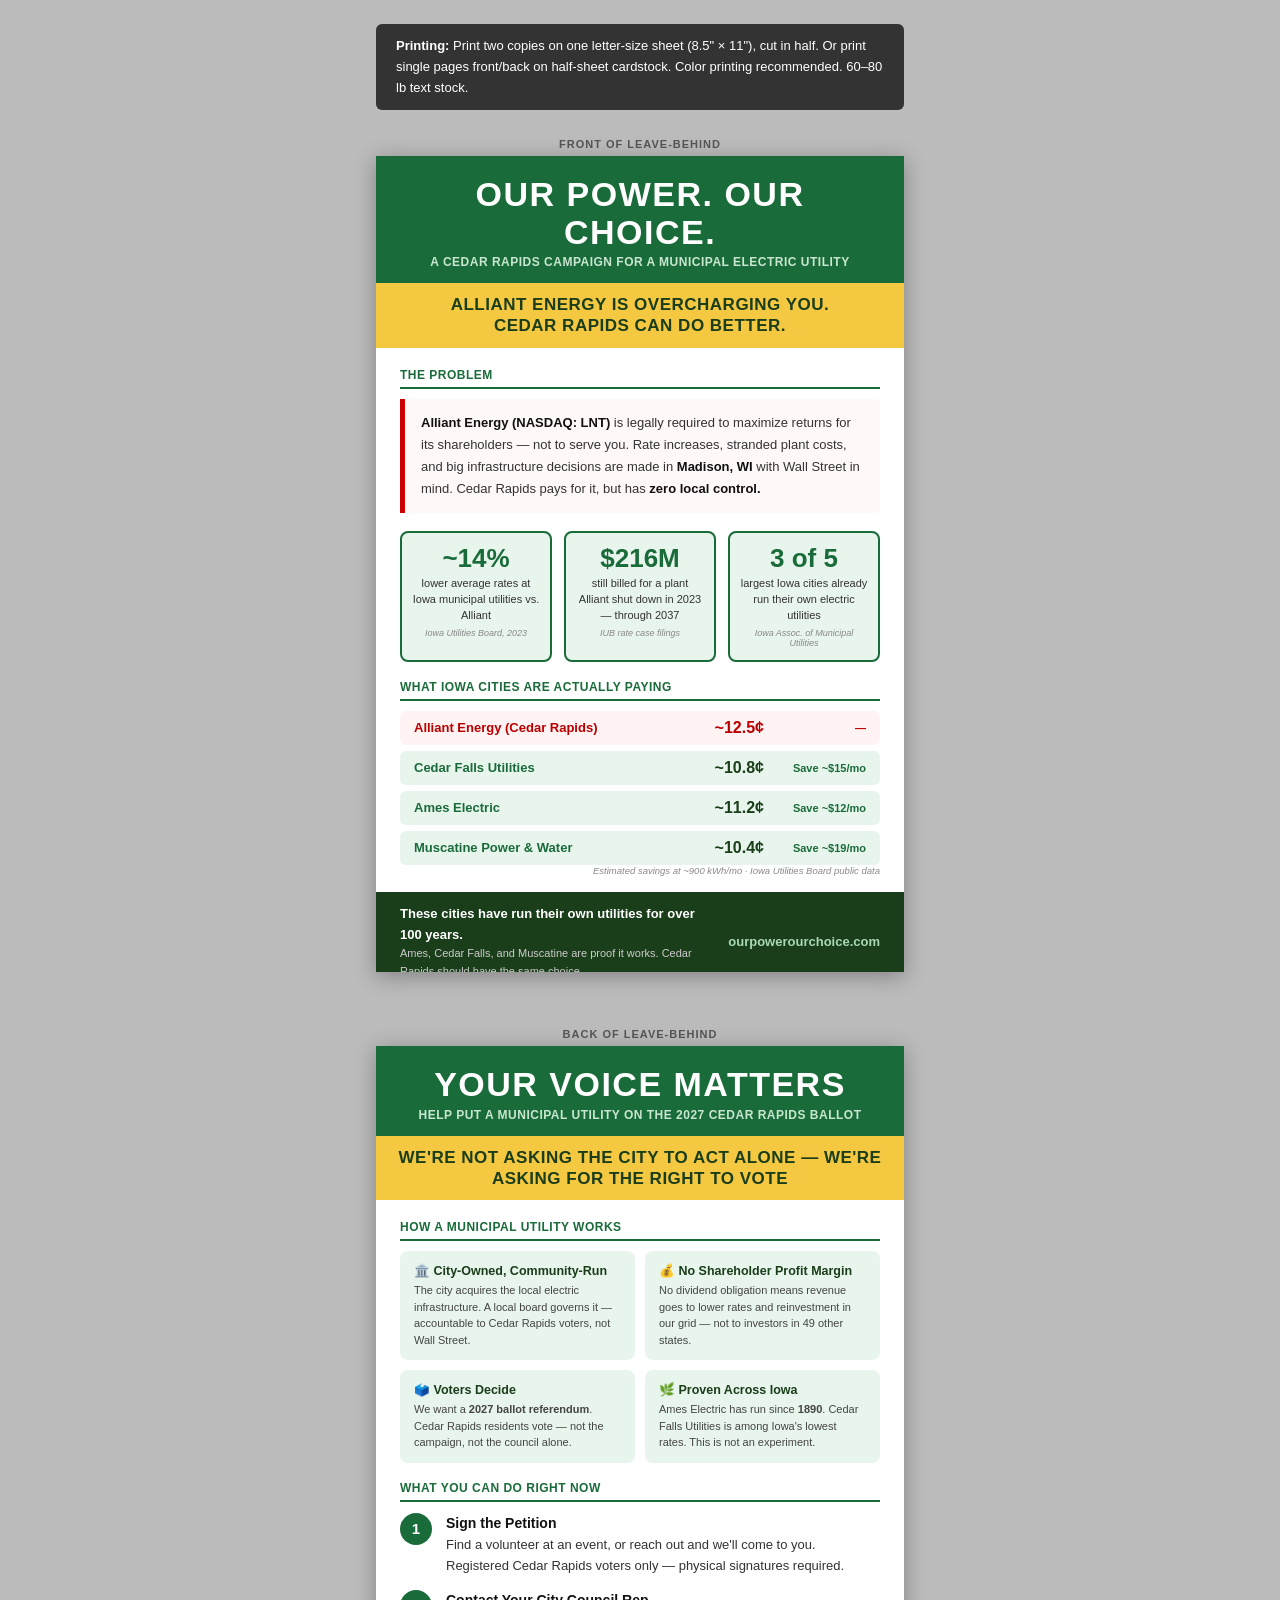
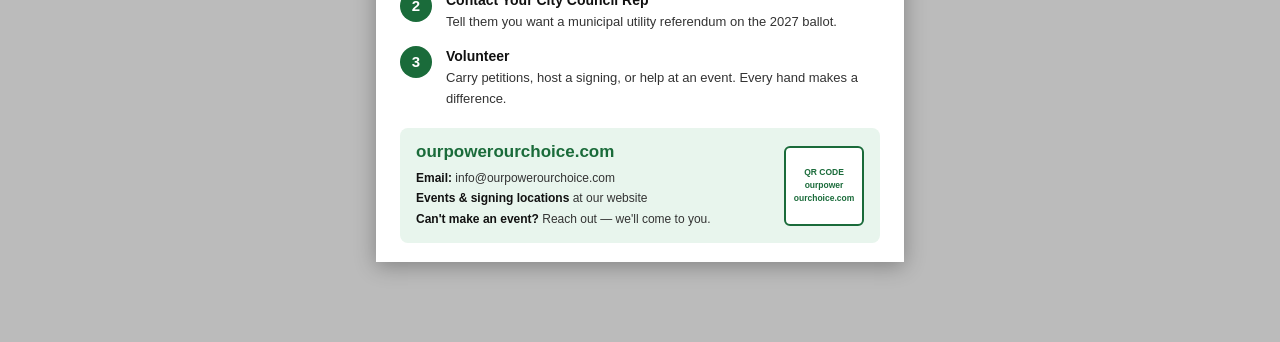
<file: print-leave-behind.html>
<!DOCTYPE html>
<html lang="en">
<head>
    <meta charset="UTF-8">
    <meta name="viewport" content="width=device-width, initial-scale=1.0">
    <title>Our Power Our Choice – Leave-Behind Sheet (Print)</title>
    <style>
        * { box-sizing: border-box; margin: 0; padding: 0; }

        body {
            font-family: 'Arial', 'Helvetica Neue', sans-serif;
            background: #bbb;
            padding: 24px;
            display: flex;
            flex-direction: column;
            align-items: center;
        }

        .print-instructions {
            background: #333;
            color: white;
            padding: 12px 20px;
            border-radius: 6px;
            margin-bottom: 28px;
            font-size: 13px;
            line-height: 1.6;
            max-width: 528px;
        }

        .sheet-label {
            font-size: 11px;
            font-weight: bold;
            text-transform: uppercase;
            color: #555;
            letter-spacing: 1px;
            margin-bottom: 6px;
        }

        .sheet-wrap {
            margin-bottom: 56px;
        }

        /*
         * Half-sheet: 5.5" × 8.5" — 528 × 816px at 96dpi
         * Two fit on one letter page (print landscape, cut in half)
         */
        .sheet {
            width: 528px;
            height: 816px;
            background: white;
            overflow: hidden;
            display: flex;
            flex-direction: column;
            box-shadow: 0 4px 20px rgba(0,0,0,0.3);
        }

        /* ─── SHARED HEADER ─── */
        .sheet-header {
            background: #1a6b3a;
            color: white;
            text-align: center;
            padding: 20px 24px 14px;
            flex-shrink: 0;
        }
        .sheet-header .campaign-name {
            font-size: 34px;
            font-weight: 900;
            text-transform: uppercase;
            letter-spacing: 1.5px;
            line-height: 1.1;
        }
        .sheet-header .sub-name {
            font-size: 12px;
            color: #c8e6d0;
            margin-top: 4px;
            font-weight: 600;
            letter-spacing: 0.5px;
            text-transform: uppercase;
        }

        /* ─── TAGLINE BAND ─── */
        .tagline-band {
            background: #f5c842;
            color: #1a3d1a;
            text-align: center;
            padding: 11px 20px;
            font-size: 17px;
            font-weight: 900;
            text-transform: uppercase;
            letter-spacing: 0.5px;
            line-height: 1.25;
            flex-shrink: 0;
        }

        /* ─── SECTION LABEL ─── */
        .section-label {
            font-size: 12px;
            font-weight: 900;
            text-transform: uppercase;
            color: #1a6b3a;
            letter-spacing: 0.5px;
            border-bottom: 2.5px solid #1a6b3a;
            padding-bottom: 5px;
            margin-bottom: 10px;
        }

        /* ═══════════════════════════
           FRONT BODY
        ═══════════════════════════ */
        .front-body {
            flex: 1;
            padding: 20px 24px 16px;
            display: flex;
            flex-direction: column;
            gap: 18px;
        }

        /* Problem blurb */
        .problem-blurb {
            background: #fff8f8;
            border-left: 5px solid #c00;
            padding: 13px 16px;
            border-radius: 0 6px 6px 0;
        }
        .problem-blurb p {
            font-size: 13px;
            line-height: 1.7;
            color: #333;
        }
        .problem-blurb p strong { color: #111; }

        /* 3-stat strip */
        .stat-strip {
            display: flex;
            gap: 12px;
        }
        .stat-card {
            flex: 1;
            background: #e8f5ed;
            border: 2px solid #1a6b3a;
            border-radius: 8px;
            padding: 12px 10px;
            text-align: center;
        }
        .stat-number {
            font-size: 26px;
            font-weight: 900;
            color: #1a6b3a;
            line-height: 1;
        }
        .stat-detail {
            font-size: 11px;
            color: #333;
            line-height: 1.45;
            margin-top: 5px;
        }
        .stat-source {
            font-size: 9px;
            color: #888;
            font-style: italic;
            margin-top: 4px;
        }

        /* Rate comparison */
        .rate-compare {
            display: flex;
            flex-direction: column;
            gap: 6px;
        }
        .rate-row {
            display: flex;
            align-items: center;
            background: #e8f5ed;
            border-radius: 6px;
            padding: 8px 14px;
            gap: 12px;
        }
        .rate-row.alliant-row {
            background: #fff3f3;
        }
        .rate-city {
            flex: 1;
            font-size: 13px;
            font-weight: 700;
            color: #1a6b3a;
        }
        .alliant-row .rate-city { color: #b00; }
        .rate-value {
            font-size: 16px;
            font-weight: 900;
            color: #1a3d1a;
            min-width: 52px;
            text-align: right;
        }
        .alliant-row .rate-value { color: #b00; }
        .rate-savings {
            font-size: 11px;
            font-weight: 700;
            color: #1a6b3a;
            min-width: 90px;
            text-align: right;
        }
        .rate-caption {
            font-size: 9.5px;
            color: #888;
            font-style: italic;
            text-align: right;
        }

        /* ─── FRONT FOOTER ─── */
        .front-footer {
            background: #1a3d1a;
            color: white;
            padding: 12px 24px;
            font-size: 11px;
            line-height: 1.6;
            flex-shrink: 0;
            display: flex;
            align-items: center;
            justify-content: space-between;
            gap: 16px;
        }
        .front-footer-text { flex: 1; color: #ccc; }
        .front-footer-text strong { color: white; font-size: 13px; }
        .front-footer-url {
            font-size: 13px;
            font-weight: 900;
            color: #a8d8b4;
            flex-shrink: 0;
        }

        /* ═══════════════════════════
           BACK BODY
        ═══════════════════════════ */
        .back-body {
            flex: 1;
            padding: 20px 24px 16px;
            display: flex;
            flex-direction: column;
            gap: 18px;
        }

        /* Action steps */
        .action-steps {
            display: flex;
            flex-direction: column;
            gap: 12px;
        }
        .action-step {
            display: flex;
            gap: 14px;
            align-items: flex-start;
        }
        .step-circle {
            background: #1a6b3a;
            color: white;
            font-size: 15px;
            font-weight: 900;
            width: 32px;
            height: 32px;
            border-radius: 50%;
            display: flex;
            align-items: center;
            justify-content: center;
            flex-shrink: 0;
            margin-top: 1px;
        }
        .step-body {
            font-size: 13px;
            line-height: 1.6;
            color: #333;
        }
        .step-body strong {
            font-size: 14px;
            color: #111;
            display: block;
            margin-bottom: 1px;
        }

        /* How it works 2x2 */
        .how-grid {
            display: grid;
            grid-template-columns: 1fr 1fr;
            gap: 10px;
        }
        .how-card {
            background: #e8f5ed;
            border-radius: 8px;
            padding: 12px 14px;
        }
        .how-card h4 {
            font-size: 12.5px;
            font-weight: 700;
            color: #1a3d1a;
            margin-bottom: 4px;
        }
        .how-card p {
            font-size: 11px;
            color: #444;
            line-height: 1.5;
        }

        /* Contact + QR block */
        .contact-section {
            display: flex;
            gap: 16px;
            align-items: center;
            background: #e8f5ed;
            border-radius: 8px;
            padding: 14px 16px;
        }
        .contact-text { flex: 1; }
        .contact-text .big-site {
            font-size: 17px;
            font-weight: 900;
            color: #1a6b3a;
        }
        .contact-text .contact-details {
            font-size: 12px;
            line-height: 1.7;
            color: #333;
            margin-top: 6px;
        }
        .contact-text .contact-details strong { color: #111; }
        .contact-qr {
            width: 80px;
            height: 80px;
            background: white;
            border: 2px solid #1a6b3a;
            border-radius: 6px;
            display: flex;
            align-items: center;
            justify-content: center;
            font-size: 8.5px;
            color: #1a6b3a;
            font-weight: 700;
            text-align: center;
            line-height: 1.5;
            flex-shrink: 0;
        }

        /* Back footer */
        .back-footer {
            background: #1a3d1a;
            color: white;
            padding: 12px 24px;
            display: flex;
            align-items: center;
            justify-content: space-between;
            gap: 16px;
            flex-shrink: 0;
        }
        .back-footer-text {
            font-size: 11px;
            line-height: 1.55;
            color: #ccc;
        }
        .back-footer-text strong { color: white; font-size: 12px; }
        .goal-pill {
            background: #1a6b3a;
            border-radius: 8px;
            padding: 8px 14px;
            text-align: center;
            flex-shrink: 0;
        }
        .goal-pill .g-num {
            font-size: 22px;
            font-weight: 900;
            color: #f5c842;
            line-height: 1;
        }
        .goal-pill .g-label {
            font-size: 9px;
            color: white;
            line-height: 1.35;
            margin-top: 2px;
        }

        /* Print */
        @media print {
            body { background: white; padding: 0; }
            .print-instructions, .sheet-label { display: none; }
            .sheet { box-shadow: none; }
            .sheet-wrap { margin-bottom: 0; page-break-after: always; }
        }
    </style>
</head>
<body>

<div class="print-instructions">
    <strong>Printing:</strong> Print two copies on one letter-size sheet (8.5" × 11"), cut in half.
    Or print single pages front/back on half-sheet cardstock.
    Color printing recommended. 60–80 lb text stock.
</div>


<!-- ════════════════════════════════
     FRONT
════════════════════════════════ -->
<div class="sheet-label">FRONT OF LEAVE-BEHIND</div>
<div class="sheet-wrap">
<div class="sheet">

    <div class="sheet-header">
        <div class="campaign-name">Our Power. Our Choice.</div>
        <div class="sub-name">A Cedar Rapids Campaign for a Municipal Electric Utility</div>
    </div>

    <div class="tagline-band">
        Alliant Energy Is Overcharging You.<br>Cedar Rapids Can Do Better.
    </div>

    <div class="front-body">

        <!-- The Problem -->
        <div>
            <div class="section-label">The Problem</div>
            <div class="problem-blurb">
                <p>
                    <strong>Alliant Energy (NASDAQ: LNT)</strong> is legally required to maximize returns
                    for its shareholders — not to serve you. Rate increases, stranded plant costs, and
                    big infrastructure decisions are made in <strong>Madison, WI</strong> with Wall Street
                    in mind. Cedar Rapids pays for it, but has <strong>zero local control.</strong>
                </p>
            </div>
        </div>

        <!-- Stats -->
        <div class="stat-strip">
            <div class="stat-card">
                <div class="stat-number">~14%</div>
                <div class="stat-detail">lower average rates at Iowa municipal utilities vs. Alliant</div>
                <div class="stat-source">Iowa Utilities Board, 2023</div>
            </div>
            <div class="stat-card">
                <div class="stat-number">$216M</div>
                <div class="stat-detail">still billed for a plant Alliant shut down in 2023 — through 2037</div>
                <div class="stat-source">IUB rate case filings</div>
            </div>
            <div class="stat-card">
                <div class="stat-number">3 of 5</div>
                <div class="stat-detail">largest Iowa cities already run their own electric utilities</div>
                <div class="stat-source">Iowa Assoc. of Municipal Utilities</div>
            </div>
        </div>

        <!-- Rate comparison -->
        <div>
            <div class="section-label">What Iowa Cities Are Actually Paying</div>
            <div class="rate-compare">
                <div class="rate-row alliant-row">
                    <div class="rate-city">Alliant Energy (Cedar Rapids)</div>
                    <div class="rate-value">~12.5¢</div>
                    <div class="rate-savings" style="color:#b00;">—</div>
                </div>
                <div class="rate-row">
                    <div class="rate-city">Cedar Falls Utilities</div>
                    <div class="rate-value">~10.8¢</div>
                    <div class="rate-savings">Save ~$15/mo</div>
                </div>
                <div class="rate-row">
                    <div class="rate-city">Ames Electric</div>
                    <div class="rate-value">~11.2¢</div>
                    <div class="rate-savings">Save ~$12/mo</div>
                </div>
                <div class="rate-row">
                    <div class="rate-city">Muscatine Power &amp; Water</div>
                    <div class="rate-value">~10.4¢</div>
                    <div class="rate-savings">Save ~$19/mo</div>
                </div>
            </div>
            <div class="rate-caption">Estimated savings at ~900 kWh/mo · Iowa Utilities Board public data</div>
        </div>

    </div>

    <div class="front-footer">
        <div class="front-footer-text">
            <strong>These cities have run their own utilities for over 100 years.</strong><br>
            Ames, Cedar Falls, and Muscatine are proof it works. Cedar Rapids should have the same choice.
        </div>
        <div class="front-footer-url">ourpowerourchoice.com</div>
    </div>

</div>
</div>


<!-- ════════════════════════════════
     BACK
════════════════════════════════ -->
<div class="sheet-label">BACK OF LEAVE-BEHIND</div>
<div class="sheet-wrap">
<div class="sheet">

    <div class="sheet-header">
        <div class="campaign-name">Your Voice Matters</div>
        <div class="sub-name">Help Put a Municipal Utility on the 2027 Cedar Rapids Ballot</div>
    </div>

    <div class="tagline-band">
        We're Not Asking the City to Act Alone — We're Asking for the Right to Vote
    </div>

    <div class="back-body">

        <!-- How it works -->
        <div>
            <div class="section-label">How a Municipal Utility Works</div>
            <div class="how-grid">
                <div class="how-card">
                    <h4>🏛️ City-Owned, Community-Run</h4>
                    <p>The city acquires the local electric infrastructure. A local board governs it — accountable to Cedar Rapids voters, not Wall Street.</p>
                </div>
                <div class="how-card">
                    <h4>💰 No Shareholder Profit Margin</h4>
                    <p>No dividend obligation means revenue goes to lower rates and reinvestment in our grid — not to investors in 49 other states.</p>
                </div>
                <div class="how-card">
                    <h4>🗳️ Voters Decide</h4>
                    <p>We want a <strong>2027 ballot referendum</strong>. Cedar Rapids residents vote — not the campaign, not the council alone.</p>
                </div>
                <div class="how-card">
                    <h4>🌿 Proven Across Iowa</h4>
                    <p>Ames Electric has run since <strong>1890</strong>. Cedar Falls Utilities is among Iowa's lowest rates. This is not an experiment.</p>
                </div>
            </div>
        </div>

        <!-- Action steps -->
        <div>
            <div class="section-label">What You Can Do Right Now</div>
            <div class="action-steps">
                <div class="action-step">
                    <div class="step-circle">1</div>
                    <div class="step-body">
                        <strong>Sign the Petition</strong>
                        Find a volunteer at an event, or reach out and we'll come to you. Registered Cedar Rapids voters only — physical signatures required.
                    </div>
                </div>
                <div class="action-step">
                    <div class="step-circle">2</div>
                    <div class="step-body">
                        <strong>Contact Your City Council Rep</strong>
                        Tell them you want a municipal utility referendum on the 2027 ballot.
                    </div>
                </div>
                <div class="action-step">
                    <div class="step-circle">3</div>
                    <div class="step-body">
                        <strong>Volunteer</strong>
                        Carry petitions, host a signing, or help at an event. Every hand makes a difference.
                    </div>
                </div>
            </div>
        </div>

        <!-- Contact -->
        <div class="contact-section">
            <div class="contact-text">
                <div class="big-site">ourpowerourchoice.com</div>
                <div class="contact-details">
                    <strong>Email:</strong> info@ourpowerourchoice.com<br>
                    <strong>Events &amp; signing locations</strong> at our website<br>
                    <strong>Can't make an event?</strong> Reach out — we'll come to you.
                </div>
            </div>
            <div class="contact-qr">QR CODE<br>ourpower<br>ourchoice.com</div>
        </div>

    </div>



</div>
</div>

</body>
</html>
</file>
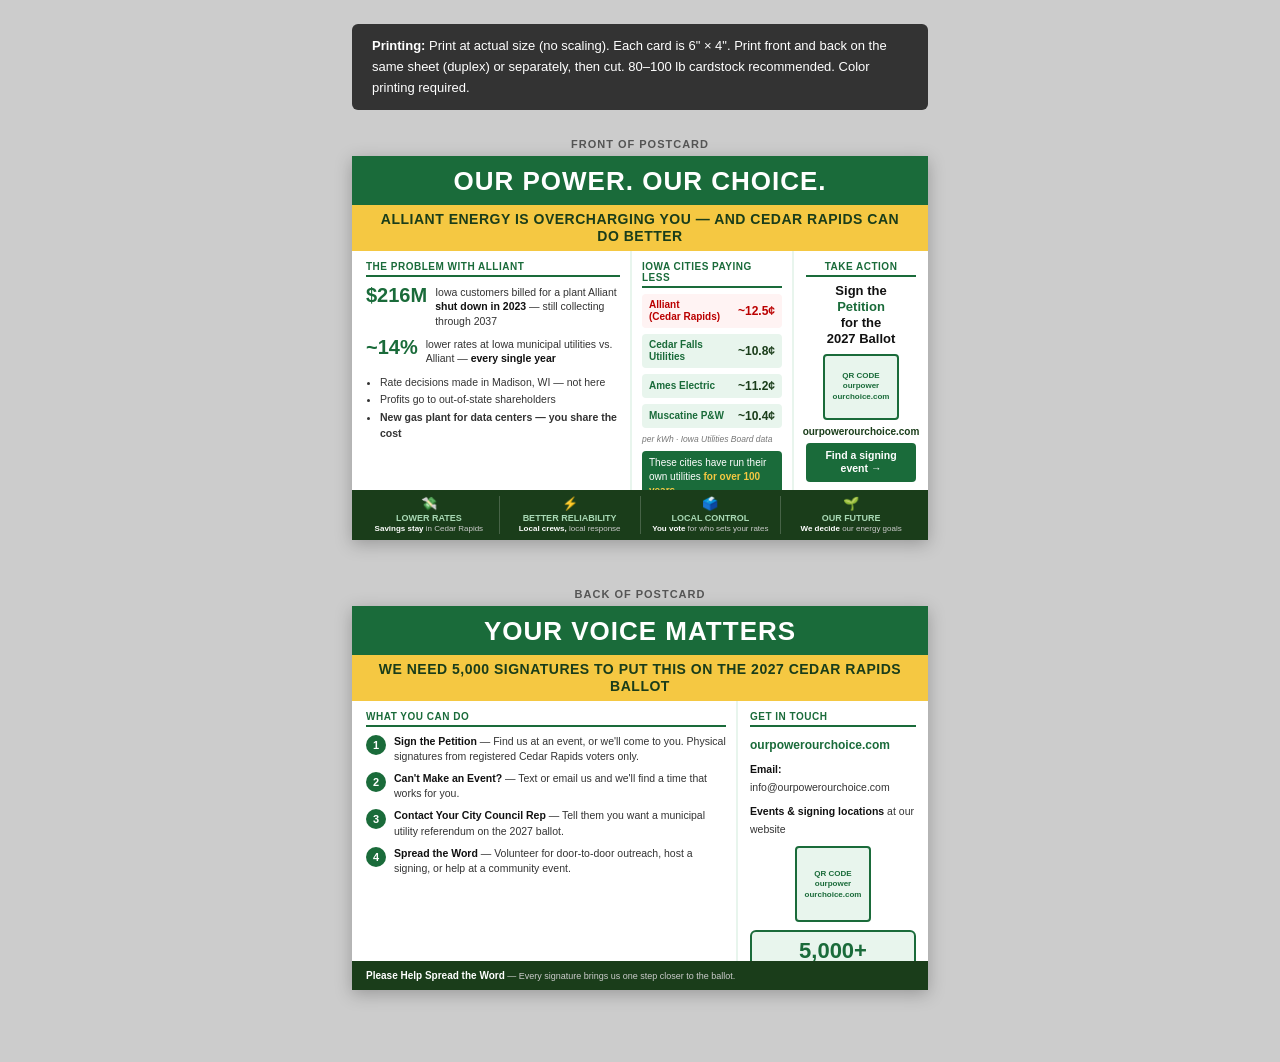
<file: print-postcard.html>
<!DOCTYPE html>
<html lang="en">
<head>
    <meta charset="UTF-8">
    <meta name="viewport" content="width=device-width, initial-scale=1.0">
    <title>Our Power Our Choice – Postcard (Print)</title>
    <style>
        * { box-sizing: border-box; margin: 0; padding: 0; }

        body {
            font-family: 'Arial', 'Helvetica Neue', sans-serif;
            background: #ccc;
            padding: 24px;
            display: flex;
            flex-direction: column;
            align-items: center;
        }

        .print-instructions {
            background: #333;
            color: white;
            padding: 12px 20px;
            border-radius: 6px;
            margin-bottom: 28px;
            font-size: 13px;
            line-height: 1.6;
            max-width: 576px;
        }

        .card-label {
            font-size: 11px;
            font-weight: bold;
            text-transform: uppercase;
            color: #555;
            letter-spacing: 1px;
            margin-bottom: 6px;
        }

        .card-wrap {
            margin-bottom: 48px;
        }

        /* 6" × 4" at 96 dpi */
        .card {
            width: 576px;
            height: 384px;
            background: white;
            overflow: hidden;
            position: relative;
            box-shadow: 0 4px 16px rgba(0,0,0,0.25);
            display: flex;
            flex-direction: column;
        }

        /* ═══════════════════════════════
           SHARED HEADER
        ═══════════════════════════════ */
        .card-header {
            background: #1a6b3a;
            color: white;
            text-align: center;
            padding: 11px 20px 9px;
            flex-shrink: 0;
        }
        .card-header .campaign-name {
            font-size: 26px;
            font-weight: 900;
            letter-spacing: 1px;
            text-transform: uppercase;
            line-height: 1.1;
        }

        /* ── TAGLINE BAND ── */
        .tagline-band {
            background: #f5c842;
            color: #1a3d1a;
            text-align: center;
            padding: 6px 16px;
            font-size: 14px;
            font-weight: 900;
            text-transform: uppercase;
            letter-spacing: 0.5px;
            flex-shrink: 0;
            line-height: 1.2;
        }

        /* ═══════════════════════════════
           FRONT BODY
        ═══════════════════════════════ */
        .front-body {
            display: flex;
            flex: 1;
            min-height: 0;
        }

        /* Left column */
        .front-left {
            flex: 1;
            padding: 10px 10px 8px 14px;
            border-right: 2px solid #e8f5ed;
            display: flex;
            flex-direction: column;
            gap: 8px;
        }

        .col-label {
            font-size: 10px;
            font-weight: 900;
            text-transform: uppercase;
            color: #1a6b3a;
            letter-spacing: 0.5px;
            border-bottom: 2px solid #1a6b3a;
            padding-bottom: 3px;
        }

        .stat-row {
            display: flex;
            align-items: flex-start;
            gap: 8px;
        }
        .stat-num {
            font-size: 20px;
            font-weight: 900;
            color: #1a6b3a;
            line-height: 1;
            min-width: 48px;
            flex-shrink: 0;
        }
        .stat-desc {
            font-size: 10.5px;
            line-height: 1.4;
            color: #333;
        }
        .stat-desc strong { color: #111; }

        .bullet-list {
            font-size: 10.5px;
            line-height: 1.55;
            color: #333;
            padding-left: 14px;
        }
        .bullet-list li { margin-bottom: 1px; }

        /* Middle column */
        .front-mid {
            width: 162px;
            padding: 10px 10px 8px;
            border-right: 2px solid #e8f5ed;
            display: flex;
            flex-direction: column;
            gap: 6px;
        }

        .compare-row {
            background: #e8f5ed;
            border-radius: 4px;
            padding: 5px 7px;
            display: flex;
            justify-content: space-between;
            align-items: center;
        }
        .compare-row.alliant {
            background: #fff3f3;
        }
        .compare-row .c-name {
            font-size: 10px;
            font-weight: 700;
            color: #1a6b3a;
            line-height: 1.2;
        }
        .compare-row.alliant .c-name { color: #b00; }
        .compare-row .c-rate {
            font-size: 12px;
            font-weight: 900;
            color: #1a3d1a;
        }
        .compare-row.alliant .c-rate { color: #b00; }

        .rate-caption {
            font-size: 8.5px;
            color: #777;
            font-style: italic;
            line-height: 1.3;
        }

        .savings-blurb {
            background: #1a6b3a;
            color: white;
            border-radius: 4px;
            padding: 5px 7px;
            font-size: 10px;
            line-height: 1.4;
            margin-top: auto;
        }
        .savings-blurb strong { color: #f5c842; }

        /* Right column */
        .front-right {
            width: 134px;
            padding: 10px 12px 8px;
            display: flex;
            flex-direction: column;
            align-items: center;
            gap: 6px;
        }

        .action-head {
            font-size: 13px;
            font-weight: 900;
            color: #111;
            text-align: center;
            line-height: 1.25;
        }
        .action-head span { color: #1a6b3a; }

        .qr-box {
            width: 76px;
            height: 76px;
            background: #e8f5ed;
            border: 2px solid #1a6b3a;
            border-radius: 4px;
            display: flex;
            align-items: center;
            justify-content: center;
            font-size: 8px;
            color: #1a6b3a;
            font-weight: 700;
            text-align: center;
            line-height: 1.3;
        }

        .website-line {
            font-size: 10px;
            font-weight: 700;
            color: #1a3d1a;
            text-align: center;
        }

        .sign-btn {
            background: #1a6b3a;
            color: white;
            font-size: 10.5px;
            font-weight: 700;
            padding: 6px 8px;
            border-radius: 4px;
            text-align: center;
            width: 100%;
            line-height: 1.3;
        }

        /* Front footer */
        .front-footer {
            background: #1a3d1a;
            color: white;
            display: flex;
            justify-content: space-around;
            align-items: center;
            padding: 6px 10px;
            flex-shrink: 0;
        }
        .pillar {
            display: flex;
            flex-direction: column;
            align-items: center;
            text-align: center;
            flex: 1;
        }
        .pillar-icon { font-size: 13px; margin-bottom: 2px; }
        .pillar-title {
            font-size: 9px;
            font-weight: 700;
            color: #a8d8b4;
            text-transform: uppercase;
        }
        .pillar-detail {
            font-size: 8px;
            color: #ccc;
            line-height: 1.3;
            margin-top: 1px;
        }
        .pillar-detail strong { color: white; }
        .pillar-div {
            width: 1px;
            background: rgba(255,255,255,0.2);
            align-self: stretch;
            margin: 0 3px;
        }

        /* ═══════════════════════════════
           BACK BODY
        ═══════════════════════════════ */
        .back-body {
            display: flex;
            flex: 1;
            min-height: 0;
        }

        .back-left {
            flex: 1;
            padding: 10px 10px 8px 14px;
            border-right: 2px solid #e8f5ed;
            display: flex;
            flex-direction: column;
            gap: 7px;
        }

        .step-block {
            display: flex;
            gap: 8px;
            align-items: flex-start;
        }
        .step-num {
            background: #1a6b3a;
            color: white;
            font-size: 11px;
            font-weight: 900;
            width: 20px;
            height: 20px;
            border-radius: 50%;
            display: flex;
            align-items: center;
            justify-content: center;
            flex-shrink: 0;
            margin-top: 1px;
        }
        .step-text {
            font-size: 10.5px;
            line-height: 1.45;
            color: #333;
        }
        .step-text strong { color: #111; }

        .back-right {
            width: 190px;
            padding: 10px 12px 8px;
            display: flex;
            flex-direction: column;
            gap: 8px;
        }

        .contact-block {
            font-size: 10.5px;
            line-height: 1.7;
            color: #333;
        }
        .contact-block strong { color: #111; }
        .contact-block .big-link {
            font-size: 12px;
            font-weight: 700;
            color: #1a6b3a;
        }

        .goal-box {
            background: #e8f5ed;
            border: 2px solid #1a6b3a;
            border-radius: 6px;
            padding: 8px 10px;
            text-align: center;
            margin-top: auto;
        }
        .goal-num {
            font-size: 22px;
            font-weight: 900;
            color: #1a6b3a;
            line-height: 1;
        }
        .goal-label {
            font-size: 9.5px;
            color: #333;
            line-height: 1.35;
            margin-top: 3px;
        }

        .back-footer {
            background: #1a3d1a;
            color: #ccc;
            padding: 7px 14px;
            font-size: 9px;
            line-height: 1.5;
            flex-shrink: 0;
            display: flex;
            align-items: center;
            justify-content: space-between;
        }
        .back-footer strong { color: white; font-size: 10px; }

        /* Print */
        @media print {
            body { background: white; padding: 0; }
            .print-instructions, .card-label { display: none; }
            .card { box-shadow: none; }
            .card-wrap { margin-bottom: 0; page-break-after: always; }
        }
    </style>
</head>
<body>

<div class="print-instructions">
    <strong>Printing:</strong> Print at actual size (no scaling). Each card is 6" × 4".
    Print front and back on the same sheet (duplex) or separately, then cut.
    80–100 lb cardstock recommended. Color printing required.
</div>


<!-- ════════════════════════════════════
     FRONT
════════════════════════════════════ -->
<div class="card-label">FRONT OF POSTCARD</div>
<div class="card-wrap">
<div class="card">

    <div class="card-header">
        <div class="campaign-name">Our Power. Our Choice.</div>
    </div>

    <div class="tagline-band">
        Alliant Energy Is Overcharging You — And Cedar Rapids Can Do Better
    </div>

    <div class="front-body">

        <!-- Col 1: The Problem -->
        <div class="front-left">
            <div class="col-label">The Problem with Alliant</div>

            <div class="stat-row">
                <div class="stat-num">$216M</div>
                <div class="stat-desc">Iowa customers billed for a plant Alliant <strong>shut down in 2023</strong> — still collecting through 2037</div>
            </div>

            <div class="stat-row">
                <div class="stat-num">~14%</div>
                <div class="stat-desc">lower rates at Iowa municipal utilities vs. Alliant — <strong>every single year</strong></div>
            </div>

            <ul class="bullet-list">
                <li>Rate decisions made in Madison, WI — not here</li>
                <li>Profits go to out-of-state shareholders</li>
                <li><strong>New gas plant for data centers — you share the cost</strong></li>
            </ul>
        </div>

        <!-- Col 2: The Proof -->
        <div class="front-mid">
            <div class="col-label">Iowa Cities Paying Less</div>

            <div class="compare-row alliant">
                <div class="c-name">Alliant<br>(Cedar Rapids)</div>
                <div class="c-rate">~12.5¢</div>
            </div>
            <div class="compare-row">
                <div class="c-name">Cedar Falls<br>Utilities</div>
                <div class="c-rate">~10.8¢</div>
            </div>
            <div class="compare-row">
                <div class="c-name">Ames Electric</div>
                <div class="c-rate">~11.2¢</div>
            </div>
            <div class="compare-row">
                <div class="c-name">Muscatine P&amp;W</div>
                <div class="c-rate">~10.4¢</div>
            </div>
            <div class="rate-caption">per kWh · Iowa Utilities Board data</div>

            <div class="savings-blurb">
                These cities have run their own utilities <strong>for over 100 years.</strong>
            </div>
        </div>

        <!-- Col 3: Action -->
        <div class="front-right">
            <div class="col-label" style="align-self: stretch; text-align: center;">Take Action</div>
            <div class="action-head">Sign the<br><span>Petition</span><br>for the<br>2027 Ballot</div>
            <div class="qr-box">QR CODE<br>ourpower<br>ourchoice.com</div>
            <div class="website-line">ourpowerourchoice.com</div>
            <div class="sign-btn">Find a signing event →</div>
        </div>

    </div>

    <div class="front-footer">
        <div class="pillar">
            <div class="pillar-icon">💸</div>
            <div class="pillar-title">Lower Rates</div>
            <div class="pillar-detail"><strong>Savings stay</strong> in Cedar Rapids</div>
        </div>
        <div class="pillar-div"></div>
        <div class="pillar">
            <div class="pillar-icon">⚡</div>
            <div class="pillar-title">Better Reliability</div>
            <div class="pillar-detail"><strong>Local crews,</strong> local response</div>
        </div>
        <div class="pillar-div"></div>
        <div class="pillar">
            <div class="pillar-icon">🗳️</div>
            <div class="pillar-title">Local Control</div>
            <div class="pillar-detail"><strong>You vote</strong> for who sets your rates</div>
        </div>
        <div class="pillar-div"></div>
        <div class="pillar">
            <div class="pillar-icon">🌱</div>
            <div class="pillar-title">Our Future</div>
            <div class="pillar-detail"><strong>We decide</strong> our energy goals</div>
        </div>
    </div>

</div>
</div>


<!-- ════════════════════════════════════
     BACK
════════════════════════════════════ -->
<div class="card-label">BACK OF POSTCARD</div>
<div class="card-wrap">
<div class="card">

    <div class="card-header">
        <div class="campaign-name">Your Voice Matters</div>
    </div>

    <div class="tagline-band">
        We Need 5,000 Signatures to Put This on the 2027 Cedar Rapids Ballot
    </div>

    <div class="back-body">

        <div class="back-left">
            <div class="col-label">What You Can Do</div>

            <div class="step-block">
                <div class="step-num">1</div>
                <div class="step-text"><strong>Sign the Petition</strong> — Find us at an event, or we'll come to you. Physical signatures from registered Cedar Rapids voters only.</div>
            </div>
            <div class="step-block">
                <div class="step-num">2</div>
                <div class="step-text"><strong>Can't Make an Event?</strong> — Text or email us and we'll find a time that works for you.</div>
            </div>
            <div class="step-block">
                <div class="step-num">3</div>
                <div class="step-text"><strong>Contact Your City Council Rep</strong> — Tell them you want a municipal utility referendum on the 2027 ballot.</div>
            </div>
            <div class="step-block">
                <div class="step-num">4</div>
                <div class="step-text"><strong>Spread the Word</strong> — Volunteer for door-to-door outreach, host a signing, or help at a community event.</div>
            </div>
        </div>

        <div class="back-right">
            <div class="col-label">Get In Touch</div>

            <div class="contact-block">
                <div class="big-link">ourpowerourchoice.com</div>
                <div style="margin-top:6px;">
                    <strong>Email:</strong><br>info@ourpowerourchoice.com
                </div>
                <div style="margin-top:6px;">
                    <strong>Events &amp; signing locations</strong> at our website
                </div>
            </div>

            <div style="display:flex; justify-content:center;">
                <div class="qr-box">QR CODE<br>ourpower<br>ourchoice.com</div>
            </div>

            <div class="goal-box">
                <div class="goal-num">5,000+</div>
                <div class="goal-label">signatures to show the City Council<br>Cedar Rapids demands a vote</div>
            </div>
        </div>

    </div>

    <div class="back-footer">
        <span><strong>Please Help Spread the Word</strong> — Every signature brings us one step closer to the ballot.</span>
    </div>

</div>
</div>

</body>
</html>
</file>
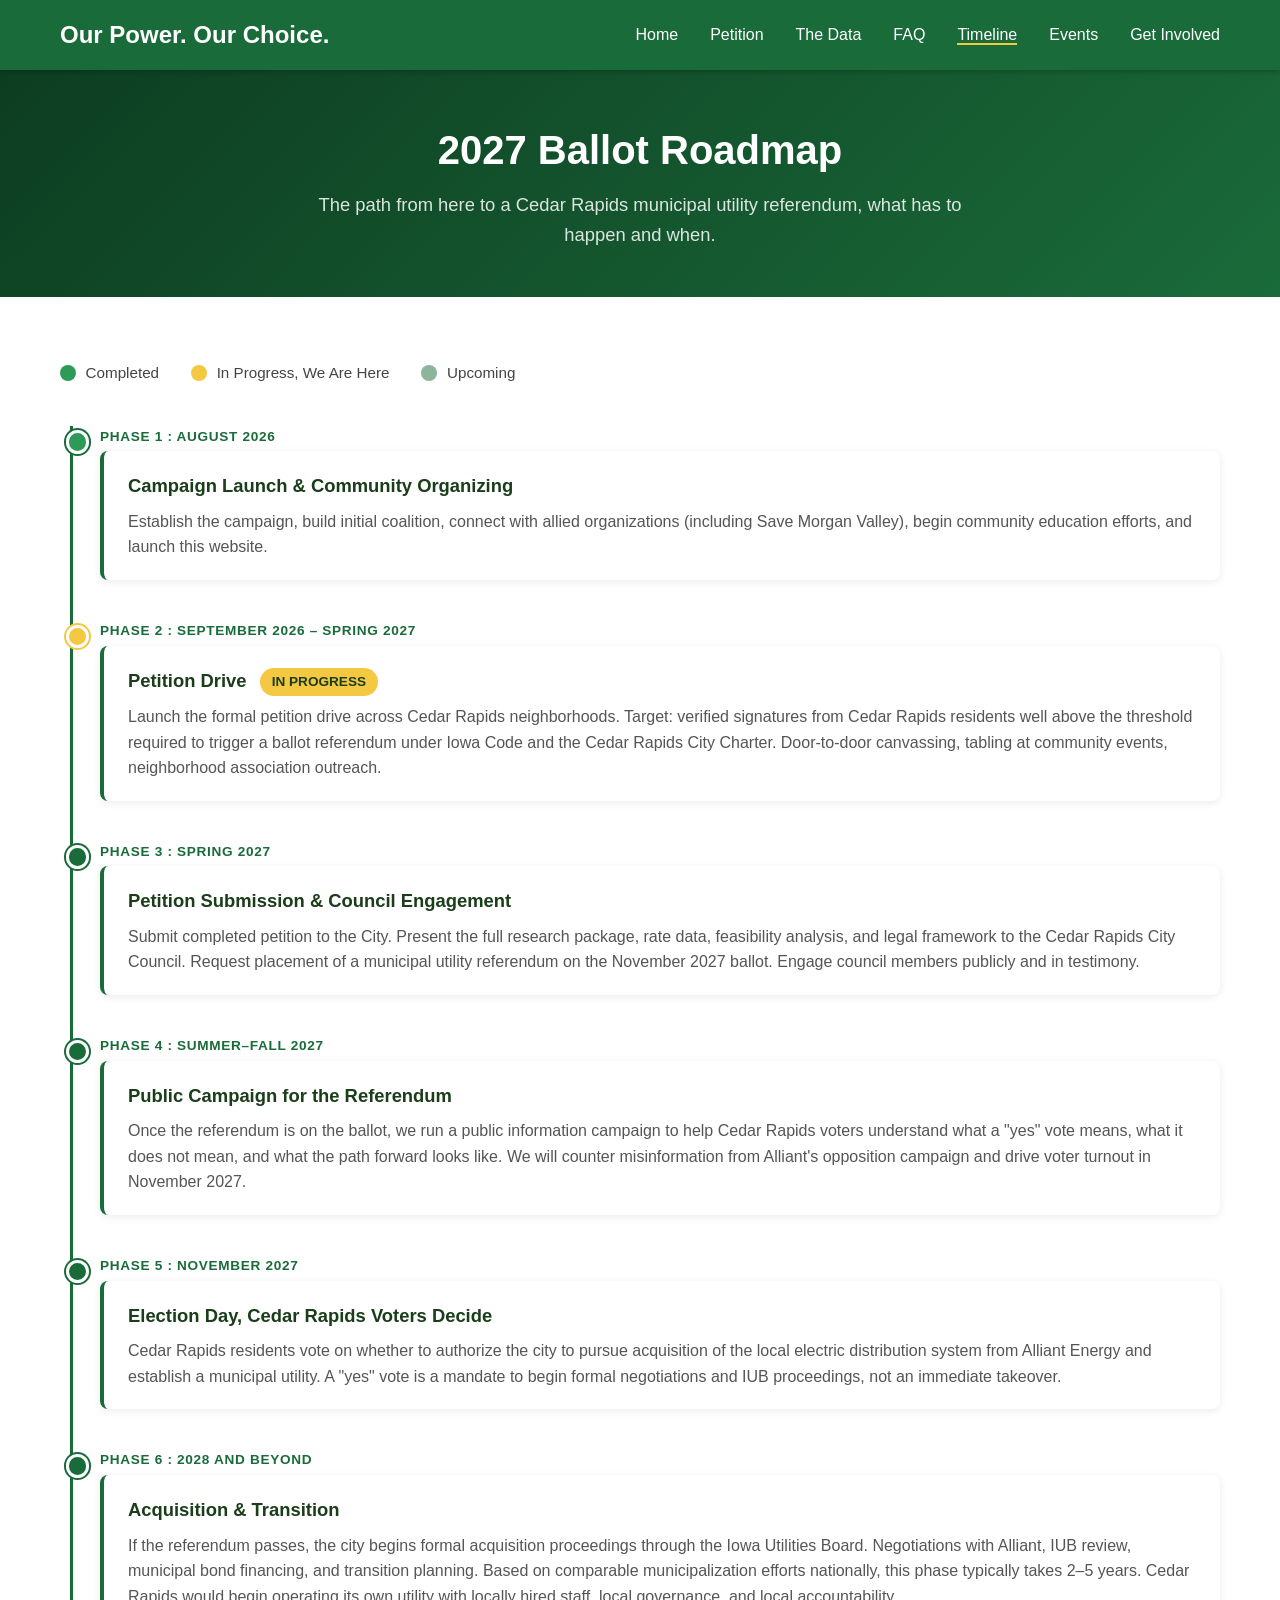
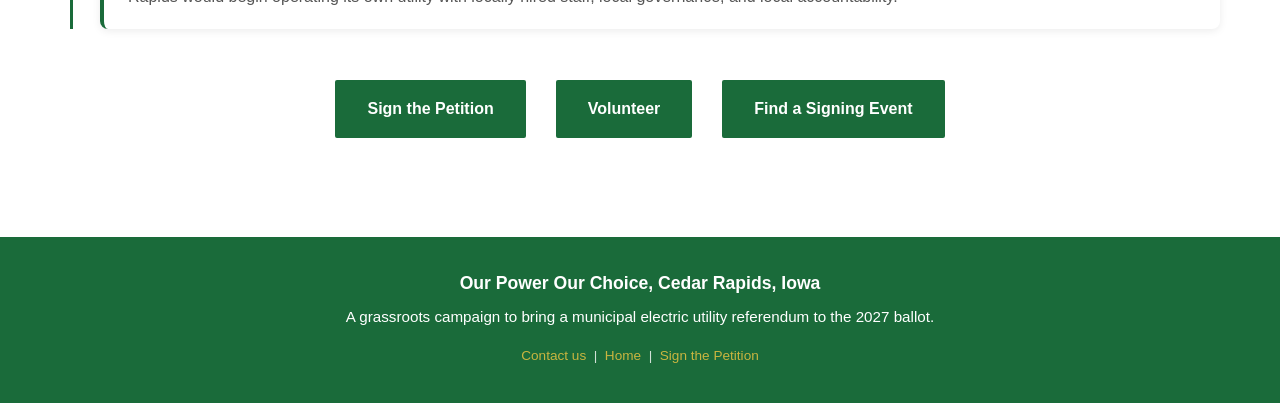
<file: timeline.html>
<!DOCTYPE html>
<html lang="en">
<head>
    <meta charset="UTF-8">
    <meta name="viewport" content="width=device-width, initial-scale=1.0">
    <meta name="description" content="The roadmap to a Cedar Rapids municipal utility referendum on the 2027 ballot.">
    <title>2027 Ballot Roadmap | Our Power Our Choice</title>
    <link rel="icon" type="image/png" href="favicon.svg">
    <link rel="stylesheet" href="styles.css">
</head>
<body>

    <header>
        <nav>
            <div class="container">
                <h1><a href="index.html" style="color: white; text-decoration: none;">Our Power. Our Choice.</a></h1>
                <button class="mobile-menu-toggle" aria-label="Toggle menu" onclick="toggleMenu()">☰</button>
                <ul class="nav-links" id="navLinks">
                    <li><a href="index.html">Home</a></li>
                    <li><a href="petition.html">Petition</a></li>
                    <li><a href="data.html">The Data</a></li>
                    <li><a href="faq.html">FAQ</a></li>
                    <li><a href="timeline.html" class="active">Timeline</a></li>
                    <li><a href="events.html">Events</a></li>
                    <li><a href="contact.html">Get Involved</a></li>
                </ul>
            </div>
        </nav>
    </header>

    <script src="mobile-menu.js"></script>

    

    <main>

        <div class="page-hero">
            <div class="container">
                <h2>2027 Ballot Roadmap</h2>
                <p>The path from here to a Cedar Rapids municipal utility referendum, what has to happen and when.</p>
            </div>
        </div>

        <section class="section">
            <div class="container">

                <!-- Legend -->
                <div style="display: flex; gap: 2rem; flex-wrap: wrap; margin-bottom: 2.5rem; align-items: center;">
                    <div style="display: flex; align-items: center; gap: 0.6rem;">
                        <div style="width: 16px; height: 16px; border-radius: 50%; background: #2d9b57; flex-shrink: 0;"></div>
                        <span style="font-size: 0.95rem; color: #444;">Completed</span>
                    </div>
                    <div style="display: flex; align-items: center; gap: 0.6rem;">
                        <div style="width: 16px; height: 16px; border-radius: 50%; background: #f5c842; flex-shrink: 0;"></div>
                        <span style="font-size: 0.95rem; color: #444;">In Progress, We Are Here</span>
                    </div>
                    <div style="display: flex; align-items: center; gap: 0.6rem;">
                        <div style="width: 16px; height: 16px; border-radius: 50%; background: #1a6b3a; flex-shrink: 0; opacity: 0.5;"></div>
                        <span style="font-size: 0.95rem; color: #444;">Upcoming</span>
                    </div>
                </div>

                <div class="timeline">

                    <!-- PHASE 1 -->
                    <div class="timeline-item completed">
                        <div class="timeline-date">Phase 1 : August 2026</div>
                        <div class="timeline-content">
                            <h3>Campaign Launch &amp; Community Organizing</h3>
                            <p>Establish the campaign, build initial coalition, connect with allied organizations (including Save Morgan Valley), begin community education efforts, and launch this website.</p>
                        </div>
                    </div>

                    <!-- PHASE 2 -->
                    <div class="timeline-item active">
                        <div class="timeline-date">Phase 2 : September 2026 – Spring 2027</div>
                        <div class="timeline-content">
                            <h3>Petition Drive <span class="badge" style="background: #f5c842; color: #1a3d1a;">IN PROGRESS</span></h3>
                            <p>Launch the formal petition drive across Cedar Rapids neighborhoods. Target: verified signatures from Cedar Rapids residents well above the threshold required to trigger a ballot referendum under Iowa Code and the Cedar Rapids City Charter. Door-to-door canvassing, tabling at community events, neighborhood association outreach.</p>
                        </div>
                    </div>

                    <!-- PHASE 3 -->
                    <div class="timeline-item">
                        <div class="timeline-date">Phase 3 : Spring 2027</div>
                        <div class="timeline-content">
                            <h3>Petition Submission &amp; Council Engagement</h3>
                            <p>Submit completed petition to the City. Present the full research package, rate data, feasibility analysis, and legal framework to the Cedar Rapids City Council. Request placement of a municipal utility referendum on the November 2027 ballot. Engage council members publicly and in testimony.</p>
                        </div>
                    </div>

                    <!-- PHASE 4 -->
                    <div class="timeline-item">
                        <div class="timeline-date">Phase 4 : Summer–Fall 2027</div>
                        <div class="timeline-content">
                            <h3>Public Campaign for the Referendum</h3>
                            <p>Once the referendum is on the ballot, we run a public information campaign to help Cedar Rapids voters understand what a "yes" vote means, what it does not mean, and what the path forward looks like. We will counter misinformation from Alliant's opposition campaign and drive voter turnout in November 2027.</p>
                        </div>
                    </div>

                    <!-- PHASE 5 -->
                    <div class="timeline-item">
                        <div class="timeline-date">Phase 5 : November 2027</div>
                        <div class="timeline-content">
                            <h3>Election Day, Cedar Rapids Voters Decide</h3>
                            <p>Cedar Rapids residents vote on whether to authorize the city to pursue acquisition of the local electric distribution system from Alliant Energy and establish a municipal utility. A "yes" vote is a mandate to begin formal negotiations and IUB proceedings, not an immediate takeover.</p>
                        </div>
                    </div>

                    <!-- PHASE 6 -->
                    <div class="timeline-item">
                        <div class="timeline-date">Phase 6 : 2028 and Beyond</div>
                        <div class="timeline-content">
                            <h3>Acquisition &amp; Transition</h3>
                            <p>If the referendum passes, the city begins formal acquisition proceedings through the Iowa Utilities Board. Negotiations with Alliant, IUB review, municipal bond financing, and transition planning. Based on comparable municipalization efforts nationally, this phase typically takes 2–5 years. Cedar Rapids would begin operating its own utility with locally hired staff, local governance, and local accountability.</p>
                        </div>
                    </div>

                </div>

                <!-- CTA -->
                <div style="text-align: center; margin-top: 3rem;">
                    <div class="cta-buttons">
                        <a href="petition.html" class="cta-button">Sign the Petition</a>
                        <a href="contact.html" class="cta-button">Volunteer</a>
                        <a href="events.html" class="cta-button">Find a Signing Event</a>
                    </div>
                </div>

            </div>
        </section>

    </main>

    <footer>
        <div class="container">
            <p style="font-size: 1.1rem; font-weight: bold; margin-bottom: 0.5rem;">Our Power Our Choice, Cedar Rapids, Iowa</p>
            <p>A grassroots campaign to bring a municipal electric utility referendum to the 2027 ballot.</p>
            <p style="margin-top: 1rem; font-size: 0.85rem; opacity: 0.8;">
                <a href="contact.html">Contact us</a> &nbsp;|&nbsp;
                <a href="index.html">Home</a> &nbsp;|&nbsp;
                <a href="petition.html">Sign the Petition</a>
            </p>
        </div>
    </footer>

    <script src="ticker.js"></script>
</body>
</html>
</file>
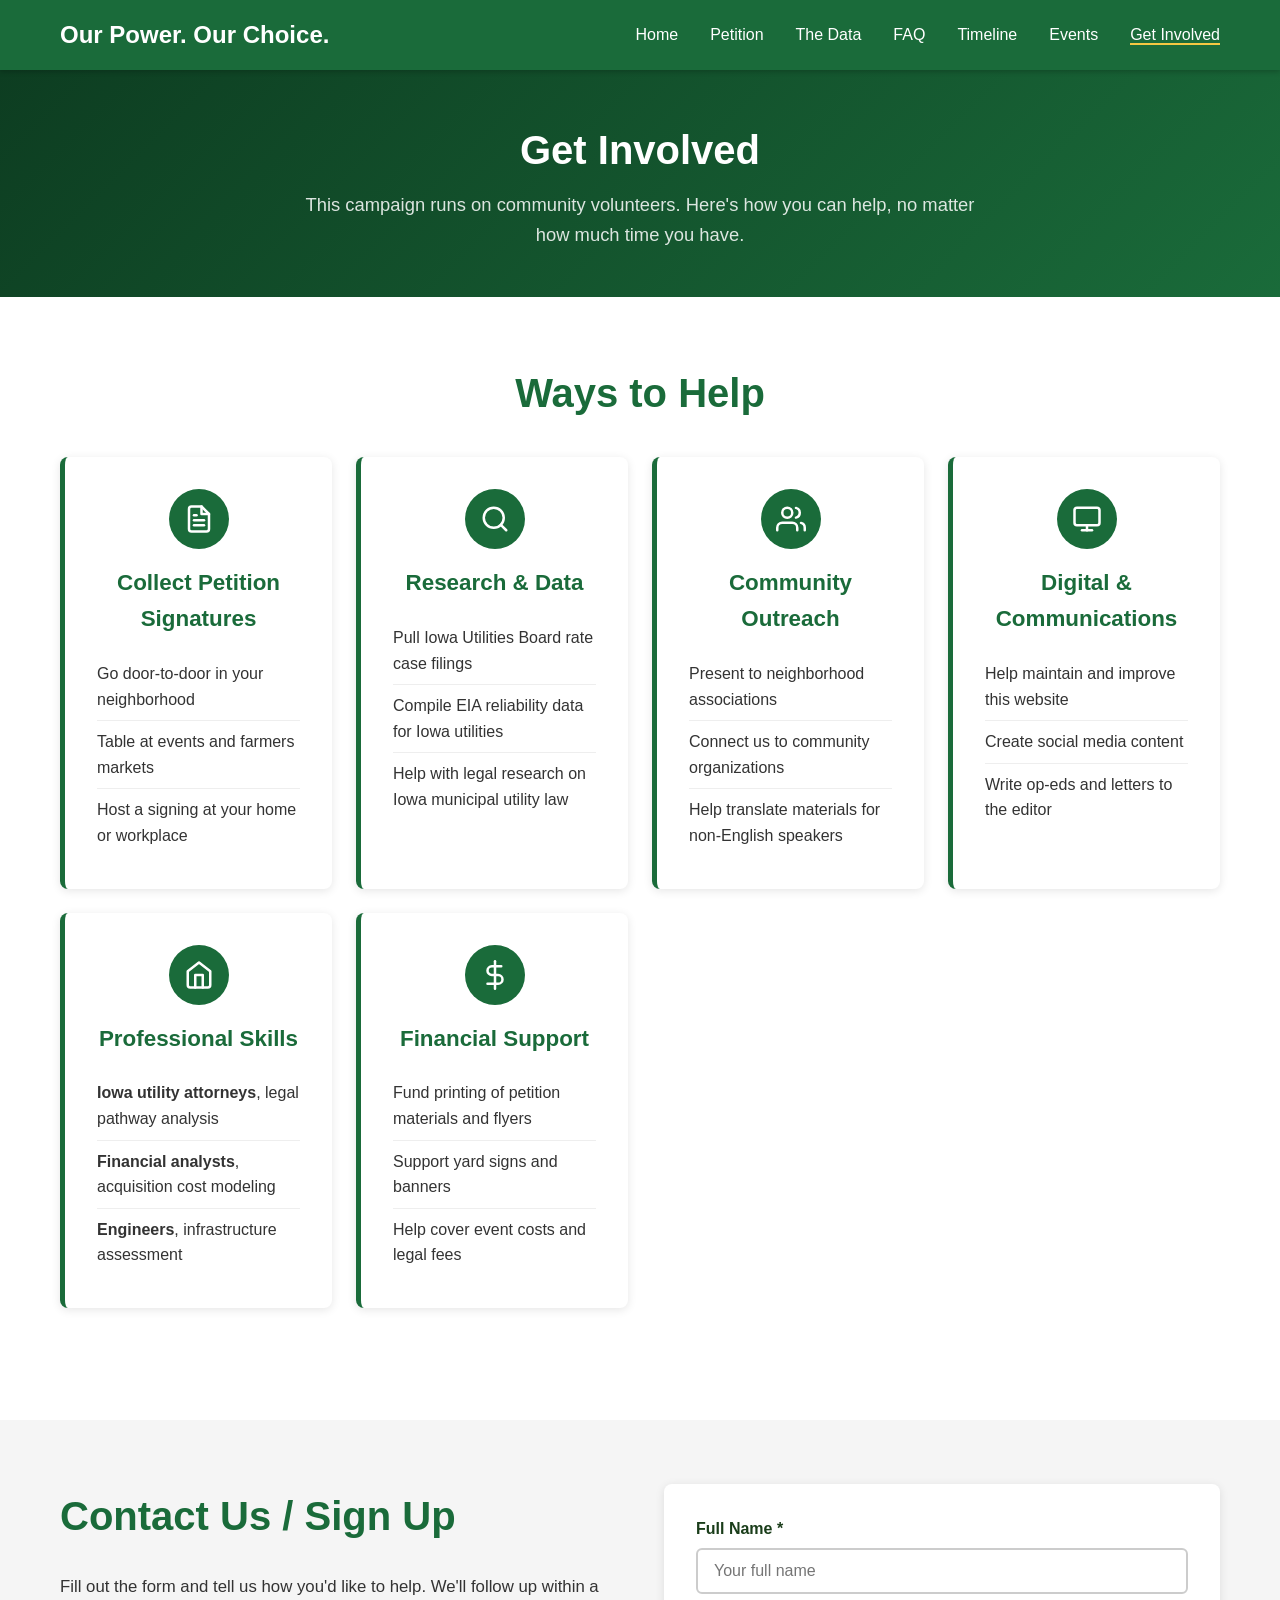
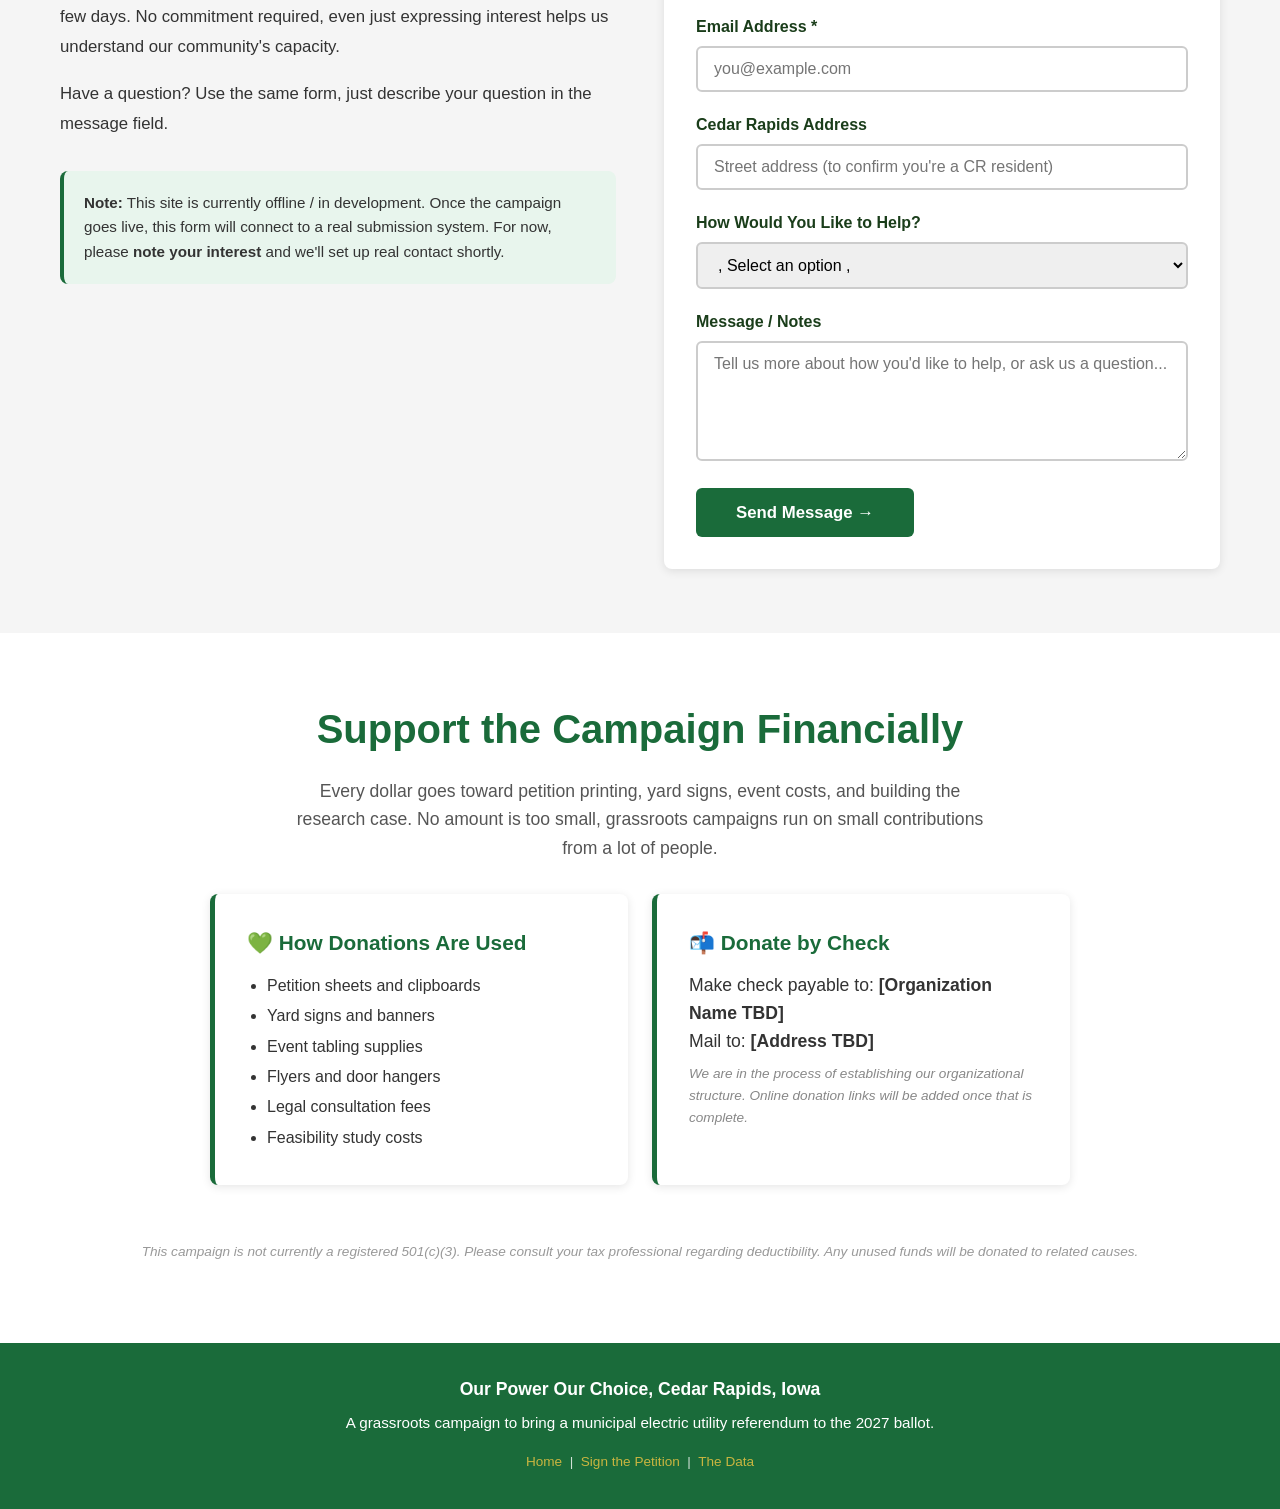
<file: full/contact.html>
<!DOCTYPE html>
<html lang="en">
<head>
    <meta charset="UTF-8">
    <meta name="viewport" content="width=device-width, initial-scale=1.0">
    <meta name="description" content="Get involved with Our Power Our Choice, volunteer, help with research, or host a petition signing event.">
    <title>Get Involved | Our Power Our Choice</title>
    <link rel="icon" type="image/png" href="favicon.svg">
    <link rel="stylesheet" href="styles.css">
</head>
<body>

    <header>
        <nav>
            <div class="container">
                <h1><a href="index.html" style="color: white; text-decoration: none;">Our Power. Our Choice.</a></h1>
                <button class="mobile-menu-toggle" aria-label="Toggle menu" onclick="toggleMenu()">☰</button>
                <ul class="nav-links" id="navLinks">
                    <li><a href="index.html">Home</a></li>
                    <li><a href="petition.html">Petition</a></li>
                    <li><a href="data.html">The Data</a></li>
                    <li><a href="faq.html">FAQ</a></li>
                    <li><a href="timeline.html">Timeline</a></li>
                    <li><a href="events.html">Events</a></li>
                    <li><a href="contact.html" class="active">Get Involved</a></li>
                </ul>
            </div>
        </nav>
    </header>

    <script src="mobile-menu.js"></script>

    

    <main>

        <div class="page-hero">
            <div class="container">
                <h2>Get Involved</h2>
                <p>This campaign runs on community volunteers. Here's how you can help, no matter how much time you have.</p>
            </div>
        </div>

        <!-- Ways to Help -->
        <section class="section">
            <div class="container">
                <h2 style="color: #1a6b3a; text-align: center; margin-bottom: 2rem;">Ways to Help</h2>
                <div style="display: grid; grid-template-columns: repeat(auto-fit, minmax(260px, 1fr)); gap: 1.5rem; margin-bottom: 3rem;">

                    <div class="concern-card">
                        <div class="card-icon">
                            <svg width="30" height="30" viewBox="0 0 24 24" fill="none" stroke="white" stroke-width="2" stroke-linecap="round" stroke-linejoin="round">
                                <path d="M14 2H6a2 2 0 0 0-2 2v16a2 2 0 0 0 2 2h12a2 2 0 0 0 2-2V8z"/>
                                <polyline points="14 2 14 8 20 8"/>
                                <line x1="16" y1="13" x2="8" y2="13"/>
                                <line x1="16" y1="17" x2="8" y2="17"/>
                                <polyline points="10 9 9 9 8 9"/>
                            </svg>
                        </div>
                        <h3>Collect Petition Signatures</h3>
                        <ul>
                            <li>Go door-to-door in your neighborhood</li>
                            <li>Table at events and farmers markets</li>
                            <li>Host a signing at your home or workplace</li>
                        </ul>
                    </div>

                    <div class="concern-card">
                        <div class="card-icon">
                            <svg width="30" height="30" viewBox="0 0 24 24" fill="none" stroke="white" stroke-width="2" stroke-linecap="round" stroke-linejoin="round">
                                <circle cx="11" cy="11" r="8"/>
                                <line x1="21" y1="21" x2="16.65" y2="16.65"/>
                            </svg>
                        </div>
                        <h3>Research &amp; Data</h3>
                        <ul>
                            <li>Pull Iowa Utilities Board rate case filings</li>
                            <li>Compile EIA reliability data for Iowa utilities</li>
                            <li>Help with legal research on Iowa municipal utility law</li>
                        </ul>
                    </div>

                    <div class="concern-card">
                        <div class="card-icon">
                            <svg width="30" height="30" viewBox="0 0 24 24" fill="none" stroke="white" stroke-width="2" stroke-linecap="round" stroke-linejoin="round">
                                <path d="M17 21v-2a4 4 0 0 0-4-4H5a4 4 0 0 0-4 4v2"/>
                                <circle cx="9" cy="7" r="4"/>
                                <path d="M23 21v-2a4 4 0 0 0-3-3.87"/>
                                <path d="M16 3.13a4 4 0 0 1 0 7.75"/>
                            </svg>
                        </div>
                        <h3>Community Outreach</h3>
                        <ul>
                            <li>Present to neighborhood associations</li>
                            <li>Connect us to community organizations</li>
                            <li>Help translate materials for non-English speakers</li>
                        </ul>
                    </div>

                    <div class="concern-card">
                        <div class="card-icon">
                            <svg width="30" height="30" viewBox="0 0 24 24" fill="none" stroke="white" stroke-width="2" stroke-linecap="round" stroke-linejoin="round">
                                <rect x="2" y="3" width="20" height="14" rx="2" ry="2"/>
                                <line x1="8" y1="21" x2="16" y2="21"/>
                                <line x1="12" y1="17" x2="12" y2="21"/>
                            </svg>
                        </div>
                        <h3>Digital &amp; Communications</h3>
                        <ul>
                            <li>Help maintain and improve this website</li>
                            <li>Create social media content</li>
                            <li>Write op-eds and letters to the editor</li>
                        </ul>
                    </div>

                    <div class="concern-card">
                        <div class="card-icon">
                            <svg width="30" height="30" viewBox="0 0 24 24" fill="none" stroke="white" stroke-width="2" stroke-linecap="round" stroke-linejoin="round">
                                <path d="M3 9l9-7 9 7v11a2 2 0 0 1-2 2H5a2 2 0 0 1-2-2z"/>
                                <polyline points="9 22 9 12 15 12 15 22"/>
                            </svg>
                        </div>
                        <h3>Professional Skills</h3>
                        <ul>
                            <li><strong>Iowa utility attorneys</strong>, legal pathway analysis</li>
                            <li><strong>Financial analysts</strong>, acquisition cost modeling</li>
                            <li><strong>Engineers</strong>, infrastructure assessment</li>
                        </ul>
                    </div>

                    <div class="concern-card">
                        <div class="card-icon">
                            <svg width="30" height="30" viewBox="0 0 24 24" fill="none" stroke="white" stroke-width="2" stroke-linecap="round" stroke-linejoin="round">
                                <line x1="12" y1="1" x2="12" y2="23"/>
                                <path d="M17 5H9.5a3.5 3.5 0 0 0 0 7h5a3.5 3.5 0 0 1 0 7H6"/>
                            </svg>
                        </div>
                        <h3>Financial Support</h3>
                        <ul>
                            <li>Fund printing of petition materials and flyers</li>
                            <li>Support yard signs and banners</li>
                            <li>Help cover event costs and legal fees</li>
                        </ul>
                    </div>

                </div>
            </div>
        </section>

        <!-- Contact / Sign-Up Form -->
        <section class="section alt-bg" id="signup">
            <div class="container">
                <div class="two-col">

                    <div>
                        <h2 style="color: #1a6b3a;">Contact Us / Sign Up</h2>
                        <p style="font-size: 1.05rem; line-height: 1.8; margin-bottom: 1rem;">
                            Fill out the form and tell us how you'd like to help. We'll follow up within a few days. No commitment required, even just expressing interest helps us understand our community's capacity.
                        </p>
                        <p style="font-size: 1.05rem; line-height: 1.8;">
                            Have a question? Use the same form, just describe your question in the message field.
                        </p>
                        <div style="margin-top: 2rem; padding: 1.25rem; background: #e8f5ed; border-radius: 8px; border-left: 4px solid #1a6b3a;">
                            <p style="margin: 0; font-size: 0.95rem; color: #333;">
                                <strong>Note:</strong> This site is currently offline / in development. Once the campaign goes live, this form will connect to a real submission system. For now, please <strong>note your interest</strong> and we'll set up real contact shortly.
                            </p>
                        </div>
                    </div>

                    <div>
                        <form id="contactForm" style="background: white; padding: 2rem; border-radius: 8px; box-shadow: 0 2px 10px rgba(0,0,0,0.1);" onsubmit="handleSubmit(event)">
                            <div class="form-group">
                                <label for="name">Full Name *</label>
                                <input type="text" id="name" name="name" required placeholder="Your full name">
                            </div>
                            <div class="form-group">
                                <label for="email">Email Address *</label>
                                <input type="email" id="email" name="email" required placeholder="you@example.com">
                            </div>
                            <div class="form-group">
                                <label for="address">Cedar Rapids Address</label>
                                <input type="text" id="address" name="address" placeholder="Street address (to confirm you're a CR resident)">
                            </div>
                            <div class="form-group">
                                <label for="interest">How Would You Like to Help?</label>
                                <select id="interest" name="interest">
                                    <option value="">, Select an option ,</option>
                                    <option value="petition">Collect petition signatures</option>
                                    <option value="research">Research / data compilation</option>
                                    <option value="outreach">Community outreach</option>
                                    <option value="digital">Website / social media</option>
                                    <option value="legal">Legal / financial professional</option>
                                    <option value="donate">Financial contribution</option>
                                    <option value="question">I have a question</option>
                                    <option value="other">Other</option>
                                </select>
                            </div>
                            <div class="form-group">
                                <label for="message">Message / Notes</label>
                                <textarea id="message" name="message" placeholder="Tell us more about how you'd like to help, or ask us a question..."></textarea>
                            </div>
                            <button type="submit" class="submit-btn">Send Message →</button>
                            <div id="formSuccess" style="display: none; margin-top: 1rem; padding: 1rem; background: #e8f5ed; border-radius: 6px; color: #1a3d1a; font-weight: 600;">
                                ✅ Thanks for reaching out! We'll be in touch soon.
                            </div>
                        </form>
                    </div>

                </div>
            </div>
        </section>

        <!-- Donate Section -->
        <section class="section" id="donate">
            <div class="container">
                <h2 style="color: #1a6b3a; text-align: center; margin-bottom: 1rem;">Support the Campaign Financially</h2>
                <p style="text-align: center; font-size: 1.1rem; color: #555; max-width: 700px; margin: 0 auto 2rem;">
                    Every dollar goes toward petition printing, yard signs, event costs, and building the research case. No amount is too small, grassroots campaigns run on small contributions from a lot of people.
                </p>
                <div style="display: grid; grid-template-columns: repeat(auto-fit, minmax(260px, 1fr)); gap: 1.5rem; max-width: 860px; margin: 0 auto;">
                    <div class="info-card">
                        <h3>💚 How Donations Are Used</h3>
                        <ul style="margin-left: 1.25rem; line-height: 1.9;">
                            <li>Petition sheets and clipboards</li>
                            <li>Yard signs and banners</li>
                            <li>Event tabling supplies</li>
                            <li>Flyers and door hangers</li>
                            <li>Legal consultation fees</li>
                            <li>Feasibility study costs</li>
                        </ul>
                    </div>
                    <div class="info-card">
                        <h3>📬 Donate by Check</h3>
                        <p style="margin-bottom: 0.5rem;">
                            Make check payable to: <strong>[Organization Name TBD]</strong><br>
                            Mail to: <strong>[Address TBD]</strong>
                        </p>
                        <p style="font-size: 0.85rem; color: #888; margin-bottom: 0;">
                            <em>We are in the process of establishing our organizational structure. Online donation links will be added once that is complete.</em>
                        </p>
                    </div>
                </div>
                <p style="text-align: center; font-size: 0.85rem; color: #999; margin-top: 2rem; font-style: italic;">
                    This campaign is not currently a registered 501(c)(3). Please consult your tax professional regarding deductibility. Any unused funds will be donated to related causes.
                </p>
            </div>
        </section>

    </main>

    <footer>
        <div class="container">
            <p style="font-size: 1.1rem; font-weight: bold; margin-bottom: 0.5rem;">Our Power Our Choice, Cedar Rapids, Iowa</p>
            <p>A grassroots campaign to bring a municipal electric utility referendum to the 2027 ballot.</p>
            <p style="margin-top: 1rem; font-size: 0.85rem; opacity: 0.8;">
                <a href="index.html">Home</a> &nbsp;|&nbsp;
                <a href="petition.html">Sign the Petition</a> &nbsp;|&nbsp;
                <a href="data.html">The Data</a>
            </p>
        </div>
    </footer>

    <script>
        function handleSubmit(e) {
            e.preventDefault();
            // Placeholder, in production this would POST to a backend or form service
            document.getElementById('contactForm').style.opacity = '0.5';
            document.getElementById('contactForm').style.pointerEvents = 'none';
            document.getElementById('formSuccess').style.display = 'block';
        }
    </script>

    <script src="ticker.js"></script>
</body>
</html>
</file>
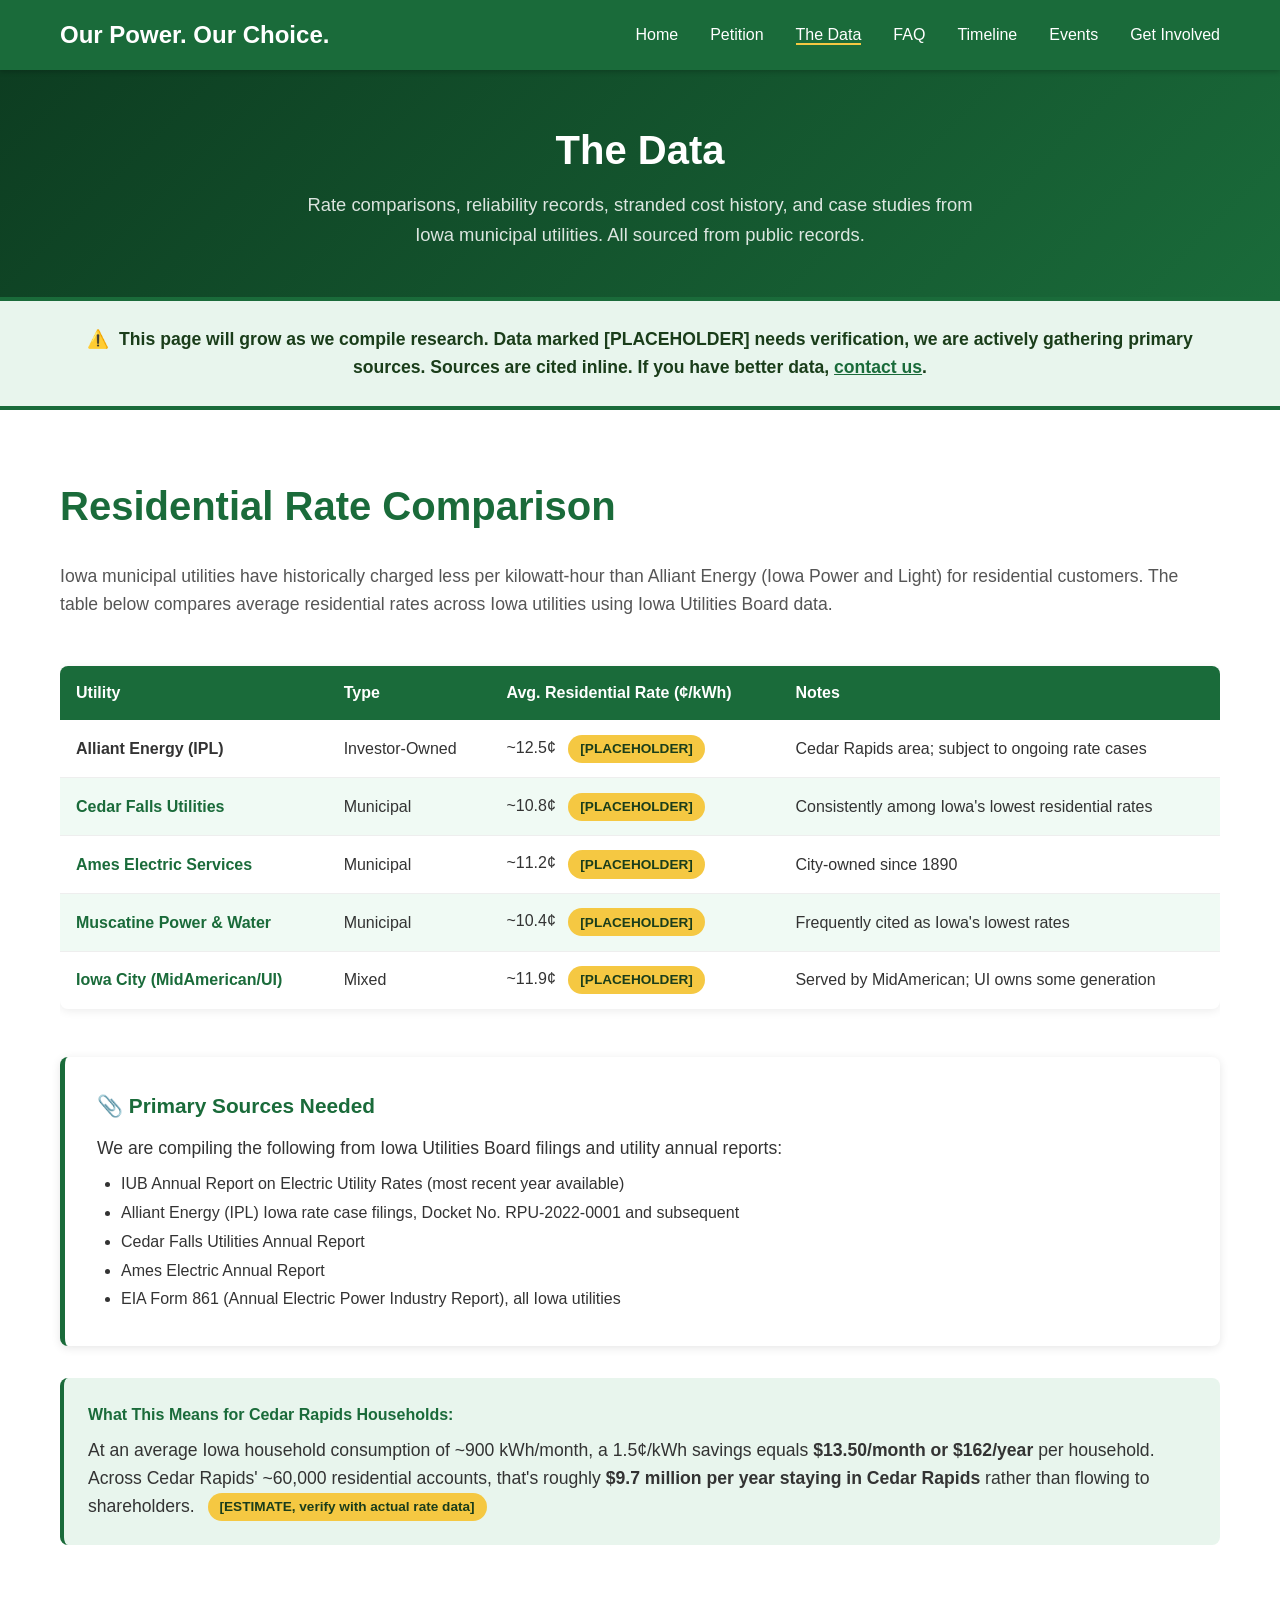
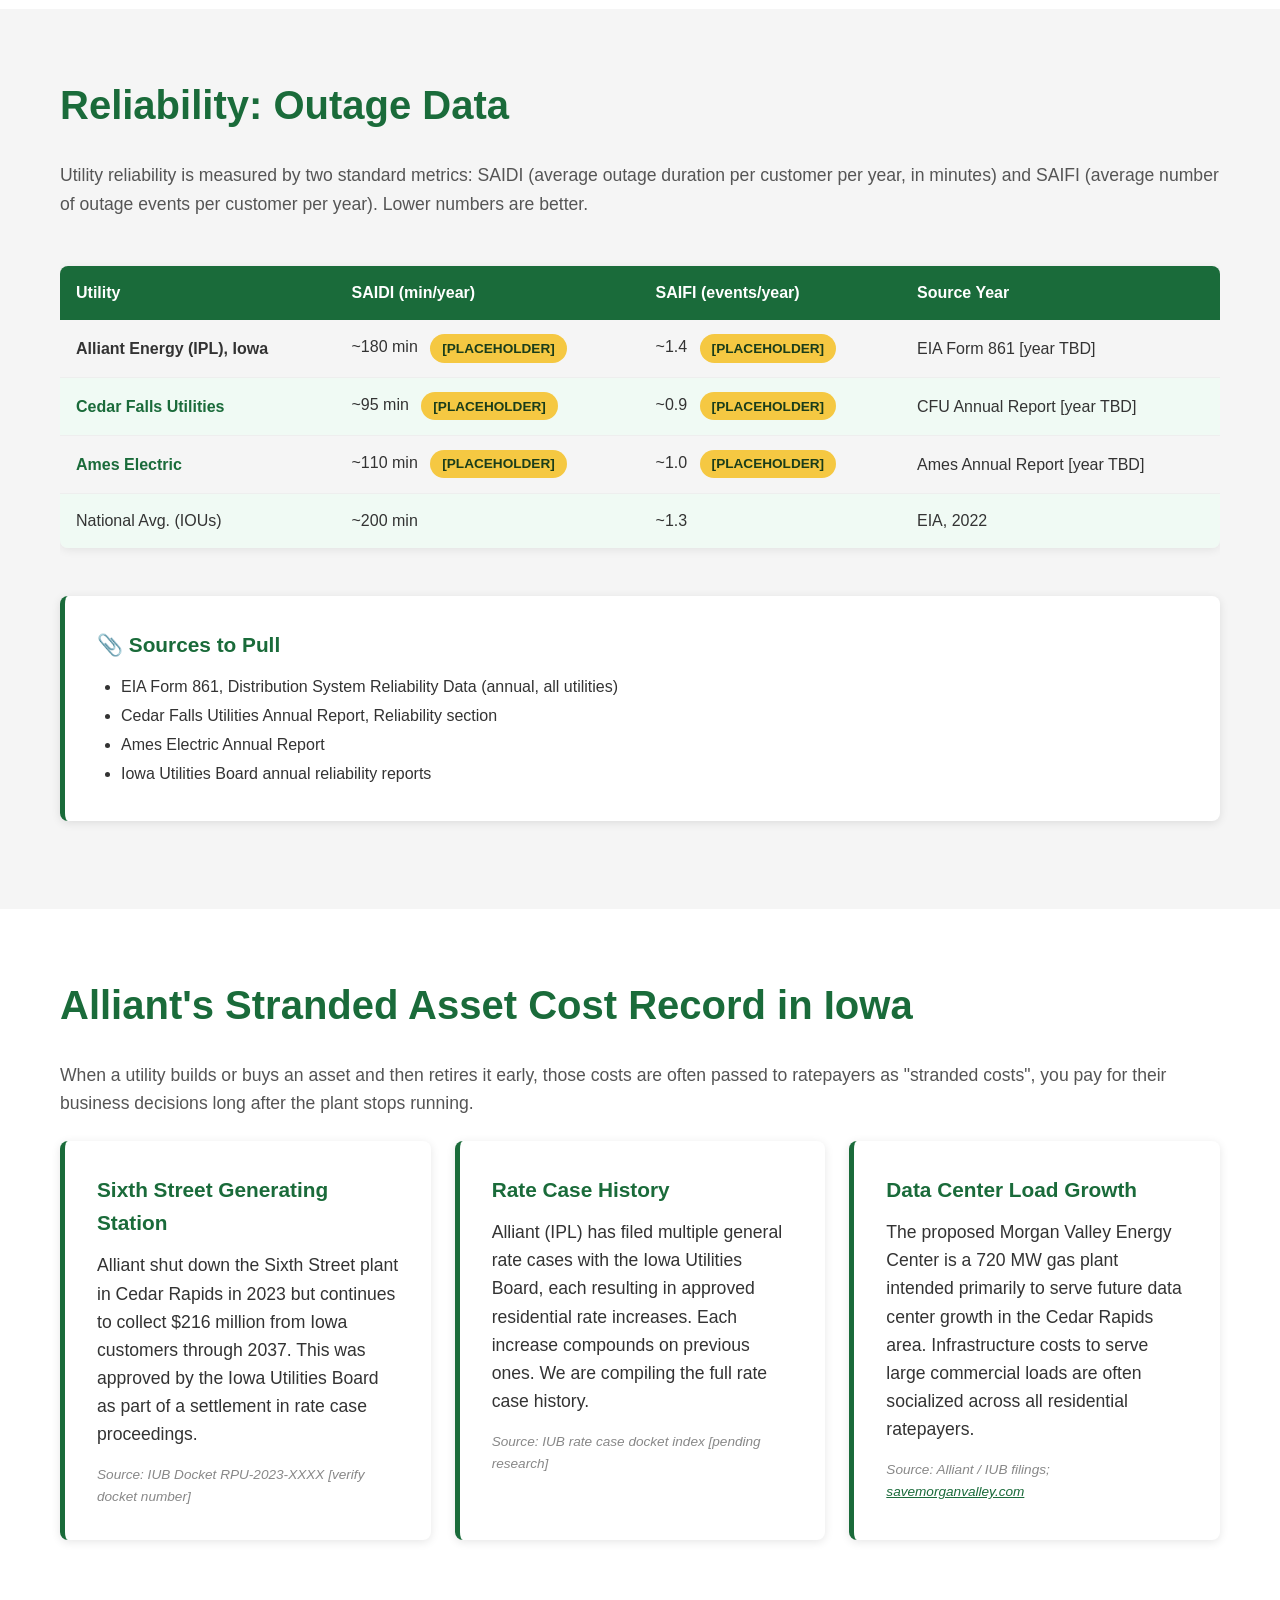
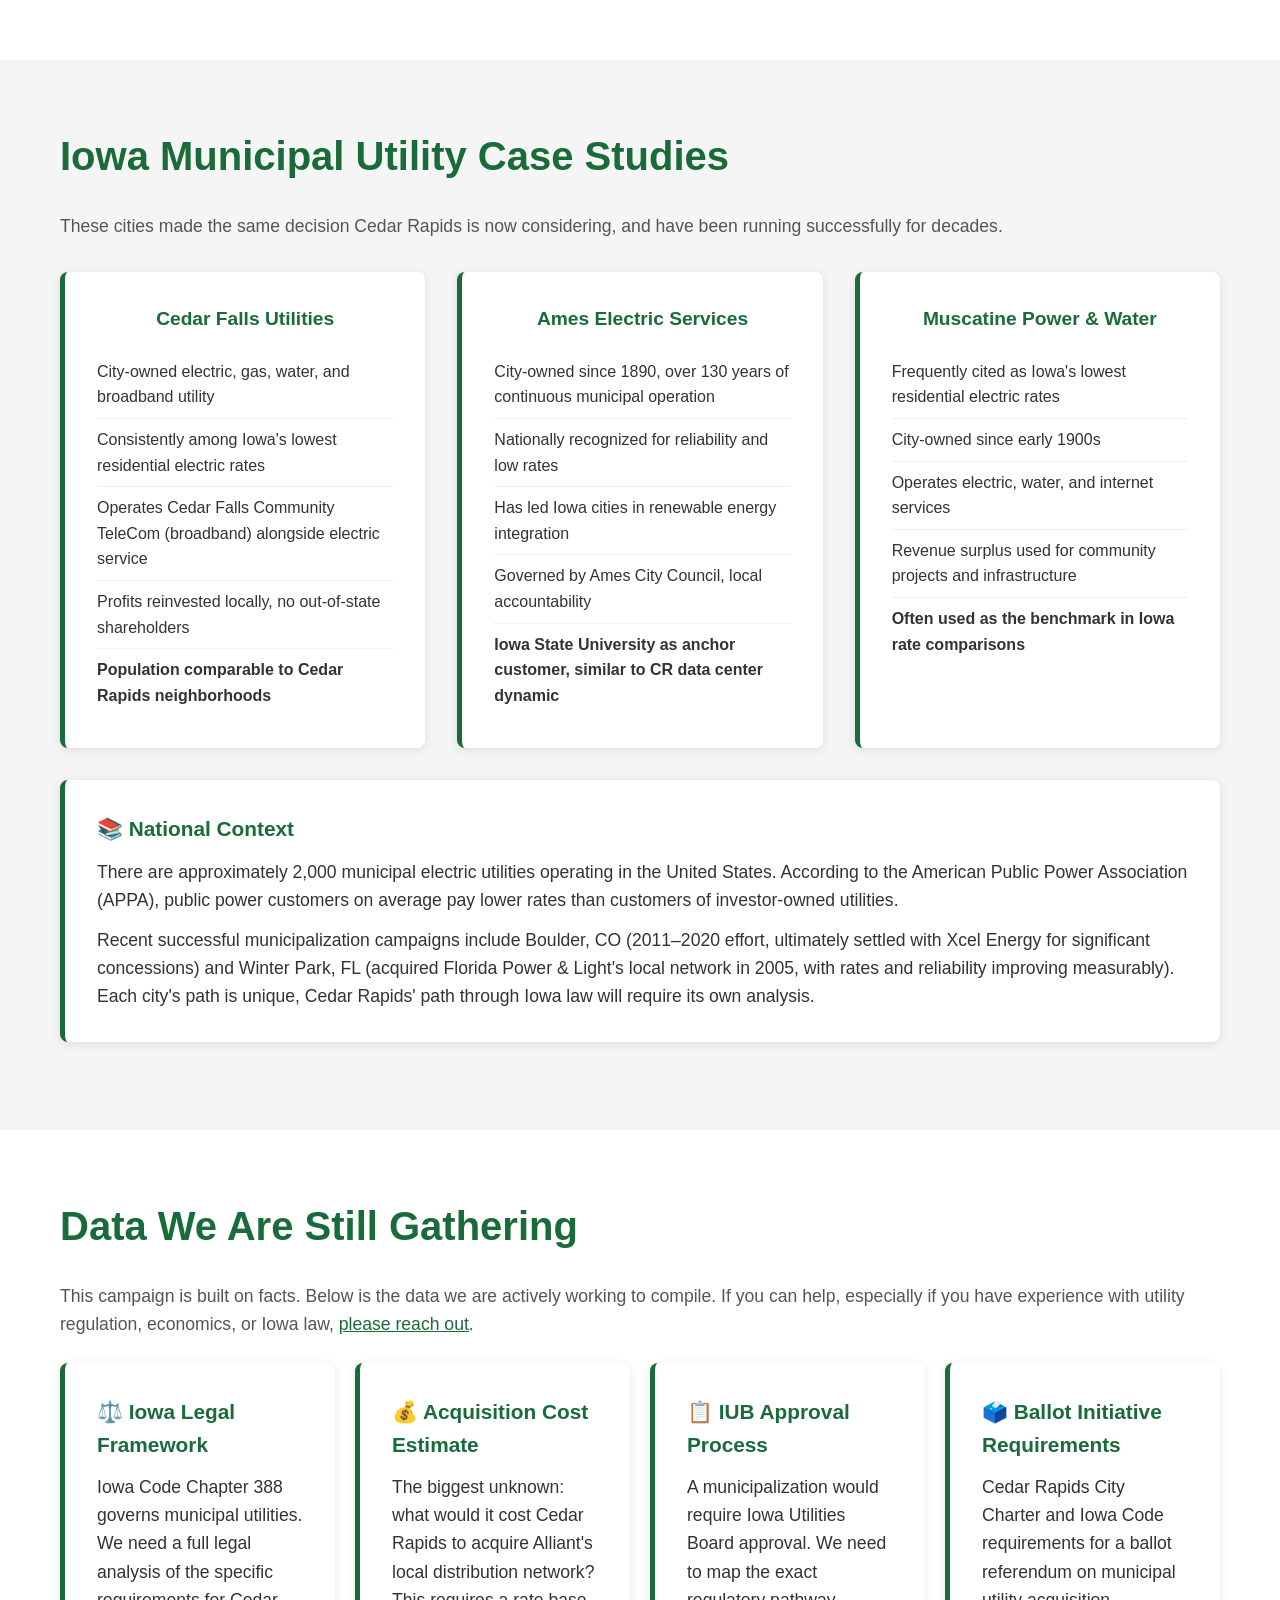
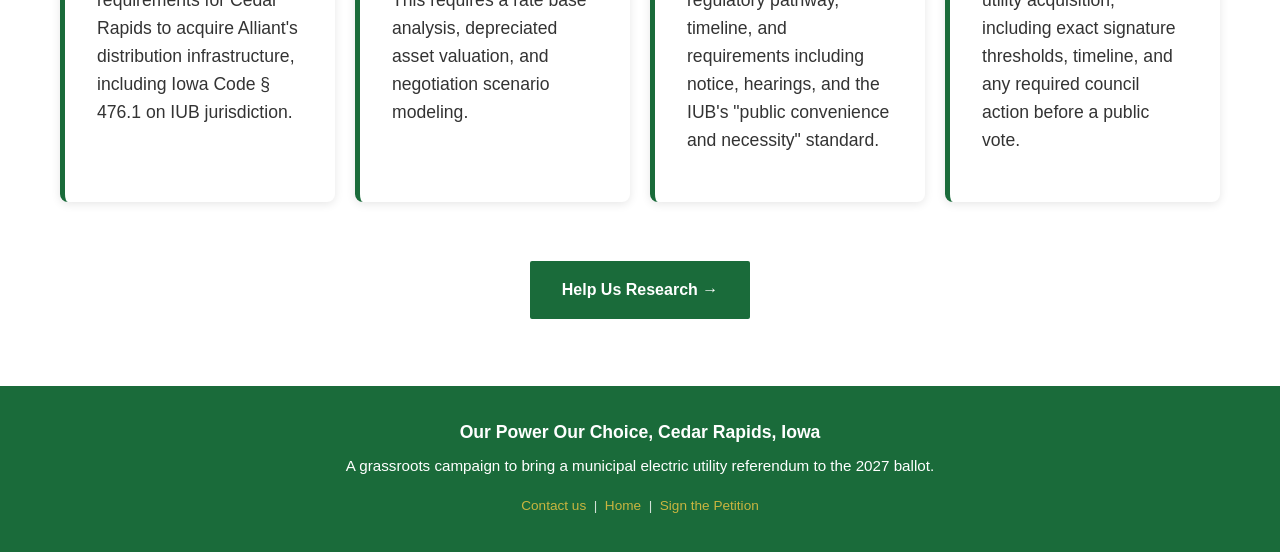
<file: full/data.html>
<!DOCTYPE html>
<html lang="en">
<head>
    <meta charset="UTF-8">
    <meta name="viewport" content="width=device-width, initial-scale=1.0">
    <meta name="description" content="Rate comparisons, reliability data, and case studies supporting a Cedar Rapids municipal electric utility.">
    <title>The Data | Our Power Our Choice</title>
    <link rel="icon" type="image/png" href="favicon.svg">
    <link rel="stylesheet" href="styles.css">
</head>
<body>

    <header>
        <nav>
            <div class="container">
                <h1><a href="index.html" style="color: white; text-decoration: none;">Our Power. Our Choice.</a></h1>
                <button class="mobile-menu-toggle" aria-label="Toggle menu" onclick="toggleMenu()">☰</button>
                <ul class="nav-links" id="navLinks">
                    <li><a href="index.html">Home</a></li>
                    <li><a href="petition.html">Petition</a></li>
                    <li><a href="data.html" class="active">The Data</a></li>
                    <li><a href="faq.html">FAQ</a></li>
                    <li><a href="timeline.html">Timeline</a></li>
                    <li><a href="events.html">Events</a></li>
                    <li><a href="contact.html">Get Involved</a></li>
                </ul>
            </div>
        </nav>
    </header>

    <script src="mobile-menu.js"></script>

    

    <main>

        <div class="page-hero">
            <div class="container">
                <h2>The Data</h2>
                <p>Rate comparisons, reliability records, stranded cost history, and case studies from Iowa municipal utilities. All sourced from public records.</p>
            </div>
        </div>

        <!-- Data disclaimer -->
        <div class="callout-banner">
            <div class="container">
                <p>⚠️ &nbsp;This page will grow as we compile research. Data marked <strong>[PLACEHOLDER]</strong> needs verification, we are actively gathering primary sources. Sources are cited inline. If you have better data, <a href="contact.html" style="color: #1a6b3a;">contact us</a>.</p>
            </div>
        </div>

        <!-- ─── RATES ────────────────────────────────────────── -->
        <section class="section" id="rates">
            <div class="container">
                <h2>Residential Rate Comparison</h2>
                <p style="font-size: 1.1rem; color: #555; margin-bottom: 1.5rem;">
                    Iowa municipal utilities have historically charged less per kilowatt-hour than Alliant Energy (Iowa Power and Light) for residential customers. The table below compares average residential rates across Iowa utilities using Iowa Utilities Board data.
                </p>

                <div style="overflow-x: auto;">
                    <table class="data-table">
                        <thead>
                            <tr>
                                <th>Utility</th>
                                <th>Type</th>
                                <th>Avg. Residential Rate (¢/kWh)</th>
                                <th>Notes</th>
                            </tr>
                        </thead>
                        <tbody>
                            <tr>
                                <td><strong>Alliant Energy (IPL)</strong></td>
                                <td>Investor-Owned</td>
                                <td>~12.5¢ <span class="badge">[PLACEHOLDER]</span></td>
                                <td>Cedar Rapids area; subject to ongoing rate cases</td>
                            </tr>
                            <tr>
                                <td class="highlight">Cedar Falls Utilities</td>
                                <td>Municipal</td>
                                <td>~10.8¢ <span class="badge">[PLACEHOLDER]</span></td>
                                <td>Consistently among Iowa's lowest residential rates</td>
                            </tr>
                            <tr>
                                <td class="highlight">Ames Electric Services</td>
                                <td>Municipal</td>
                                <td>~11.2¢ <span class="badge">[PLACEHOLDER]</span></td>
                                <td>City-owned since 1890</td>
                            </tr>
                            <tr>
                                <td class="highlight">Muscatine Power &amp; Water</td>
                                <td>Municipal</td>
                                <td>~10.4¢ <span class="badge">[PLACEHOLDER]</span></td>
                                <td>Frequently cited as Iowa's lowest rates</td>
                            </tr>
                            <tr>
                                <td class="highlight">Iowa City (MidAmerican/UI)</td>
                                <td>Mixed</td>
                                <td>~11.9¢ <span class="badge">[PLACEHOLDER]</span></td>
                                <td>Served by MidAmerican; UI owns some generation</td>
                            </tr>
                        </tbody>
                    </table>
                </div>

                <div class="info-card" style="margin-top: 1.5rem;">
                    <h3>📎 Primary Sources Needed</h3>
                    <p style="margin-bottom: 0.5rem;">We are compiling the following from Iowa Utilities Board filings and utility annual reports:</p>
                    <ul style="margin-left: 1.5rem; line-height: 1.8;">
                        <li>IUB Annual Report on Electric Utility Rates (most recent year available)</li>
                        <li>Alliant Energy (IPL) Iowa rate case filings, Docket No. RPU-2022-0001 and subsequent</li>
                        <li>Cedar Falls Utilities Annual Report</li>
                        <li>Ames Electric Annual Report</li>
                        <li>EIA Form 861 (Annual Electric Power Industry Report), all Iowa utilities</li>
                    </ul>
                </div>

                <div style="margin-top: 2rem; padding: 1.5rem; background: #e8f5ed; border-radius: 8px; border-left: 4px solid #1a6b3a;">
                    <strong style="color: #1a6b3a;">What This Means for Cedar Rapids Households:</strong>
                    <p style="margin-top: 0.5rem; margin-bottom: 0;">
                        At an average Iowa household consumption of ~900 kWh/month, a 1.5¢/kWh savings equals <strong>$13.50/month or $162/year</strong> per household. Across Cedar Rapids' ~60,000 residential accounts, that's roughly <strong>$9.7 million per year staying in Cedar Rapids</strong> rather than flowing to shareholders. <span class="badge">[ESTIMATE, verify with actual rate data]</span>
                    </p>
                </div>
            </div>
        </section>

        <!-- ─── RELIABILITY ──────────────────────────────────── -->
        <section class="section alt-bg" id="reliability">
            <div class="container">
                <h2>Reliability: Outage Data</h2>
                <p style="font-size: 1.1rem; color: #555; margin-bottom: 1.5rem;">
                    Utility reliability is measured by two standard metrics: SAIDI (average outage duration per customer per year, in minutes) and SAIFI (average number of outage events per customer per year). Lower numbers are better.
                </p>

                <div style="overflow-x: auto;">
                    <table class="data-table">
                        <thead>
                            <tr>
                                <th>Utility</th>
                                <th>SAIDI (min/year)</th>
                                <th>SAIFI (events/year)</th>
                                <th>Source Year</th>
                            </tr>
                        </thead>
                        <tbody>
                            <tr>
                                <td><strong>Alliant Energy (IPL), Iowa</strong></td>
                                <td>~180 min <span class="badge">[PLACEHOLDER]</span></td>
                                <td>~1.4 <span class="badge">[PLACEHOLDER]</span></td>
                                <td>EIA Form 861 [year TBD]</td>
                            </tr>
                            <tr>
                                <td class="highlight">Cedar Falls Utilities</td>
                                <td>~95 min <span class="badge">[PLACEHOLDER]</span></td>
                                <td>~0.9 <span class="badge">[PLACEHOLDER]</span></td>
                                <td>CFU Annual Report [year TBD]</td>
                            </tr>
                            <tr>
                                <td class="highlight">Ames Electric</td>
                                <td>~110 min <span class="badge">[PLACEHOLDER]</span></td>
                                <td>~1.0 <span class="badge">[PLACEHOLDER]</span></td>
                                <td>Ames Annual Report [year TBD]</td>
                            </tr>
                            <tr>
                                <td>National Avg. (IOUs)</td>
                                <td>~200 min</td>
                                <td>~1.3</td>
                                <td>EIA, 2022</td>
                            </tr>
                        </tbody>
                    </table>
                </div>

                <div class="info-card" style="margin-top: 1.5rem;">
                    <h3>📎 Sources to Pull</h3>
                    <ul style="margin-left: 1.5rem; line-height: 1.8;">
                        <li>EIA Form 861, Distribution System Reliability Data (annual, all utilities)</li>
                        <li>Cedar Falls Utilities Annual Report, Reliability section</li>
                        <li>Ames Electric Annual Report</li>
                        <li>Iowa Utilities Board annual reliability reports</li>
                    </ul>
                </div>
            </div>
        </section>

        <!-- ─── STRANDED COSTS ───────────────────────────────── -->
        <section class="section" id="accountability">
            <div class="container">
                <h2>Alliant's Stranded Asset Cost Record in Iowa</h2>
                <p style="font-size: 1.1rem; color: #555; margin-bottom: 1.5rem;">
                    When a utility builds or buys an asset and then retires it early, those costs are often passed to ratepayers as "stranded costs", you pay for their business decisions long after the plant stops running.
                </p>

                <div style="display: grid; grid-template-columns: repeat(auto-fit, minmax(300px, 1fr)); gap: 1.5rem; margin-bottom: 2rem;">
                    <div class="info-card">
                        <h3>Sixth Street Generating Station</h3>
                        <p>Alliant shut down the Sixth Street plant in Cedar Rapids in 2023 but continues to collect $216 million from Iowa customers through 2037. This was approved by the Iowa Utilities Board as part of a settlement in rate case proceedings.</p>
                        <p style="font-size: 0.85rem; color: #888; margin-bottom: 0;"><em>Source: IUB Docket RPU-2023-XXXX [verify docket number]</em></p>
                    </div>
                    <div class="info-card">
                        <h3>Rate Case History</h3>
                        <p>Alliant (IPL) has filed multiple general rate cases with the Iowa Utilities Board, each resulting in approved residential rate increases. Each increase compounds on previous ones. We are compiling the full rate case history.</p>
                        <p style="font-size: 0.85rem; color: #888; margin-bottom: 0;"><em>Source: IUB rate case docket index [pending research]</em></p>
                    </div>
                    <div class="info-card">
                        <h3>Data Center Load Growth</h3>
                        <p>The proposed Morgan Valley Energy Center is a 720 MW gas plant intended primarily to serve future data center growth in the Cedar Rapids area. Infrastructure costs to serve large commercial loads are often socialized across all residential ratepayers.</p>
                        <p style="font-size: 0.85rem; color: #888; margin-bottom: 0;"><em>Source: Alliant / IUB filings; <a href="https://savemorganvalley.com" style="color: #1a6b3a;" target="_blank" rel="noopener">savemorganvalley.com</a></em></p>
                    </div>
                </div>
            </div>
        </section>

        <!-- ─── CASE STUDIES ─────────────────────────────────── -->
        <section class="section alt-bg" id="future">
            <div class="container">
                <h2>Iowa Municipal Utility Case Studies</h2>
                <p style="font-size: 1.1rem; color: #555; margin-bottom: 2rem;">
                    These cities made the same decision Cedar Rapids is now considering, and have been running successfully for decades.
                </p>

                <div style="display: grid; grid-template-columns: repeat(auto-fit, minmax(280px, 1fr)); gap: 2rem;">

                    <div class="concern-card">
                        <h3 style="font-size: 1.2rem;">Cedar Falls Utilities</h3>
                        <ul>
                            <li>City-owned electric, gas, water, and broadband utility</li>
                            <li>Consistently among Iowa's lowest residential electric rates</li>
                            <li>Operates Cedar Falls Community TeleCom (broadband) alongside electric service</li>
                            <li>Profits reinvested locally, no out-of-state shareholders</li>
                            <li><strong>Population comparable to Cedar Rapids neighborhoods</strong></li>
                        </ul>
                    </div>

                    <div class="concern-card">
                        <h3 style="font-size: 1.2rem;">Ames Electric Services</h3>
                        <ul>
                            <li>City-owned since 1890, over 130 years of continuous municipal operation</li>
                            <li>Nationally recognized for reliability and low rates</li>
                            <li>Has led Iowa cities in renewable energy integration</li>
                            <li>Governed by Ames City Council, local accountability</li>
                            <li><strong>Iowa State University as anchor customer, similar to CR data center dynamic</strong></li>
                        </ul>
                    </div>

                    <div class="concern-card">
                        <h3 style="font-size: 1.2rem;">Muscatine Power &amp; Water</h3>
                        <ul>
                            <li>Frequently cited as Iowa's lowest residential electric rates</li>
                            <li>City-owned since early 1900s</li>
                            <li>Operates electric, water, and internet services</li>
                            <li>Revenue surplus used for community projects and infrastructure</li>
                            <li><strong>Often used as the benchmark in Iowa rate comparisons</strong></li>
                        </ul>
                    </div>

                </div>

                <div class="info-card" style="margin-top: 2rem;">
                    <h3>📚 National Context</h3>
                    <p style="margin-bottom: 0.75rem;">
                        There are approximately 2,000 municipal electric utilities operating in the United States. According to the American Public Power Association (APPA), public power customers on average pay lower rates than customers of investor-owned utilities.
                    </p>
                    <p style="margin-bottom: 0;">
                        Recent successful municipalization campaigns include Boulder, CO (2011–2020 effort, ultimately settled with Xcel Energy for significant concessions) and Winter Park, FL (acquired Florida Power &amp; Light's local network in 2005, with rates and reliability improving measurably). Each city's path is unique, Cedar Rapids' path through Iowa law will require its own analysis.
                    </p>
                </div>
            </div>
        </section>

        <!-- ─── WHAT WE STILL NEED ───────────────────────────── -->
        <section class="section">
            <div class="container">
                <h2>Data We Are Still Gathering</h2>
                <p style="font-size: 1.1rem; color: #555; margin-bottom: 1.5rem;">
                    This campaign is built on facts. Below is the data we are actively working to compile. If you can help, especially if you have experience with utility regulation, economics, or Iowa law, <a href="contact.html" style="color: #1a6b3a;">please reach out</a>.
                </p>
                <div style="display: grid; grid-template-columns: repeat(auto-fit, minmax(260px, 1fr)); gap: 1.25rem;">
                    <div class="info-card">
                        <h3>⚖️ Iowa Legal Framework</h3>
                        <p>Iowa Code Chapter 388 governs municipal utilities. We need a full legal analysis of the specific requirements for Cedar Rapids to acquire Alliant's distribution infrastructure, including Iowa Code § 476.1 on IUB jurisdiction.</p>
                    </div>
                    <div class="info-card">
                        <h3>💰 Acquisition Cost Estimate</h3>
                        <p>The biggest unknown: what would it cost Cedar Rapids to acquire Alliant's local distribution network? This requires a rate base analysis, depreciated asset valuation, and negotiation scenario modeling.</p>
                    </div>
                    <div class="info-card">
                        <h3>📋 IUB Approval Process</h3>
                        <p>A municipalization would require Iowa Utilities Board approval. We need to map the exact regulatory pathway, timeline, and requirements including notice, hearings, and the IUB's "public convenience and necessity" standard.</p>
                    </div>
                    <div class="info-card">
                        <h3>🗳️ Ballot Initiative Requirements</h3>
                        <p>Cedar Rapids City Charter and Iowa Code requirements for a ballot referendum on municipal utility acquisition, including exact signature thresholds, timeline, and any required council action before a public vote.</p>
                    </div>
                </div>
                <div style="text-align: center; margin-top: 2rem;">
                    <a href="contact.html" class="cta-button">Help Us Research →</a>
                </div>
            </div>
        </section>

    </main>

    <footer>
        <div class="container">
            <p style="font-size: 1.1rem; font-weight: bold; margin-bottom: 0.5rem;">Our Power Our Choice, Cedar Rapids, Iowa</p>
            <p>A grassroots campaign to bring a municipal electric utility referendum to the 2027 ballot.</p>
            <p style="margin-top: 1rem; font-size: 0.85rem; opacity: 0.8;">
                <a href="contact.html">Contact us</a> &nbsp;|&nbsp;
                <a href="index.html">Home</a> &nbsp;|&nbsp;
                <a href="petition.html">Sign the Petition</a>
            </p>
        </div>
    </footer>

    <script src="ticker.js"></script>
</body>
</html>
</file>
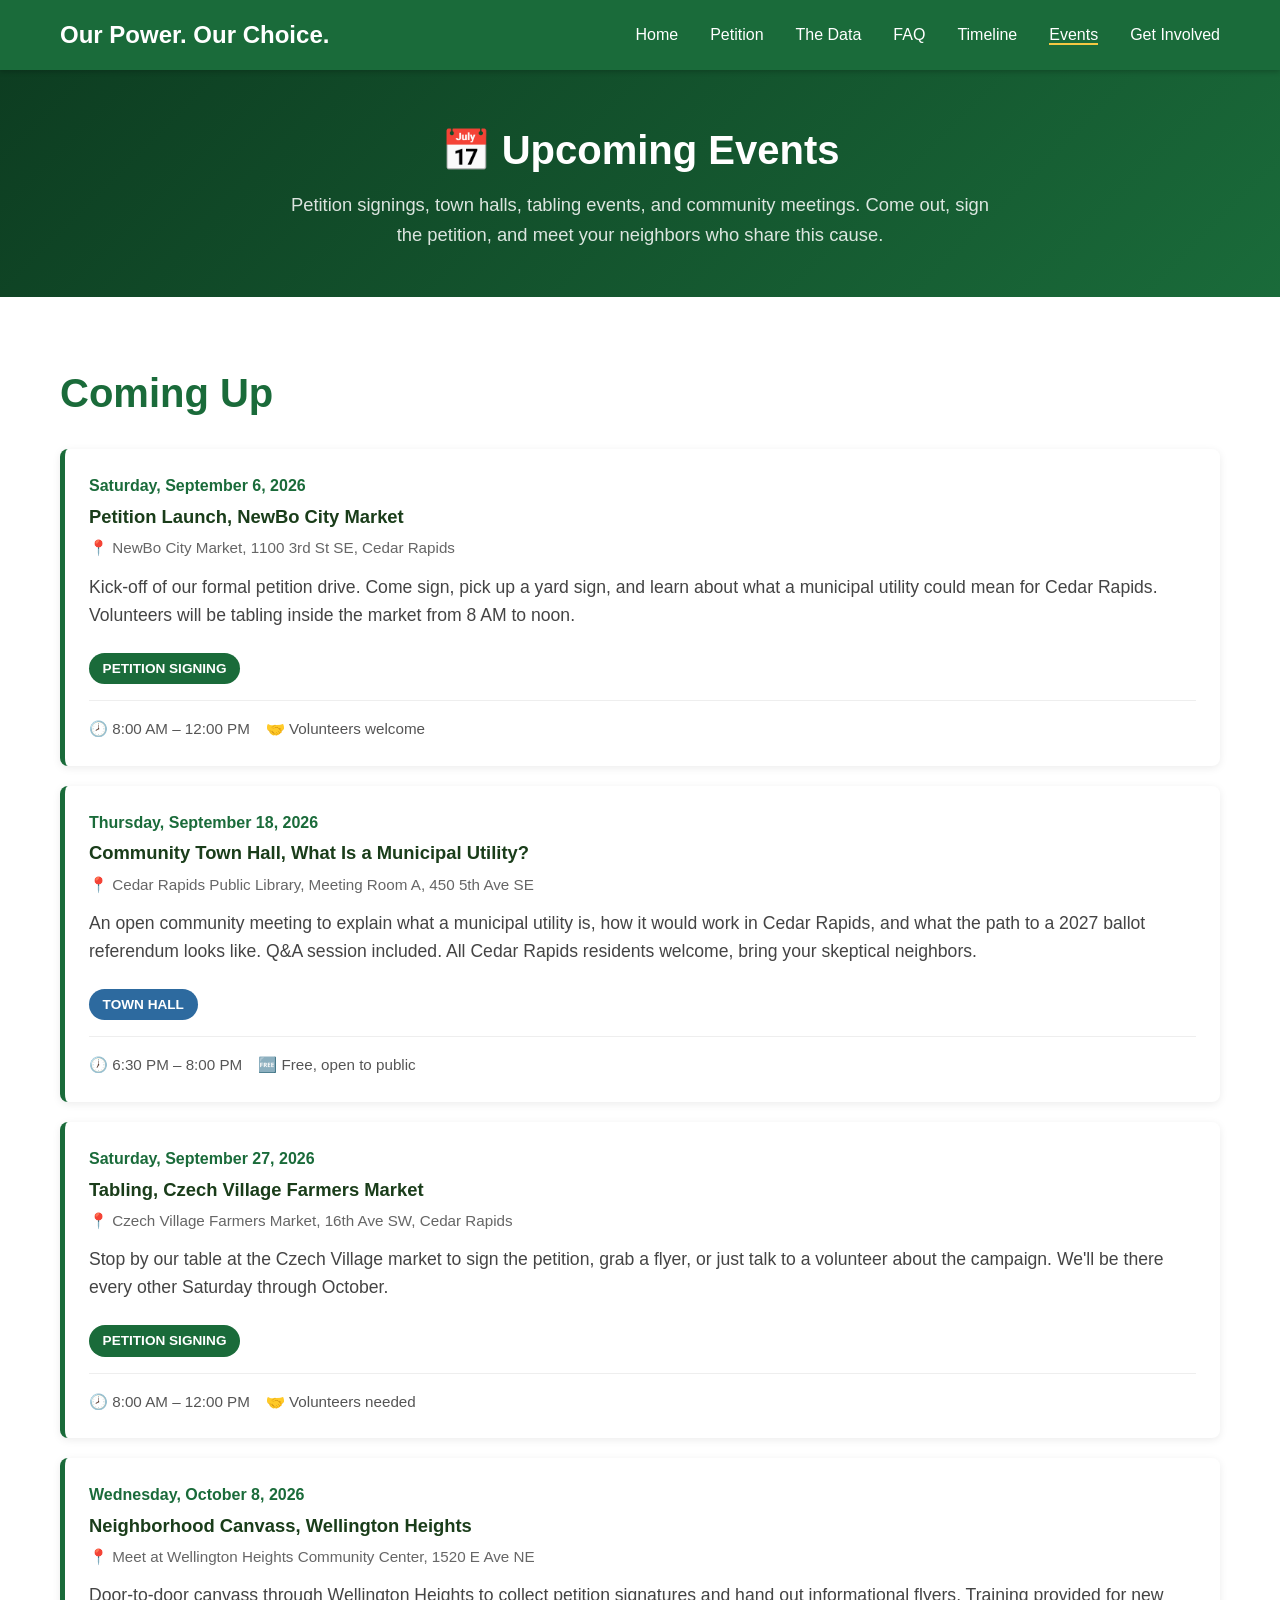
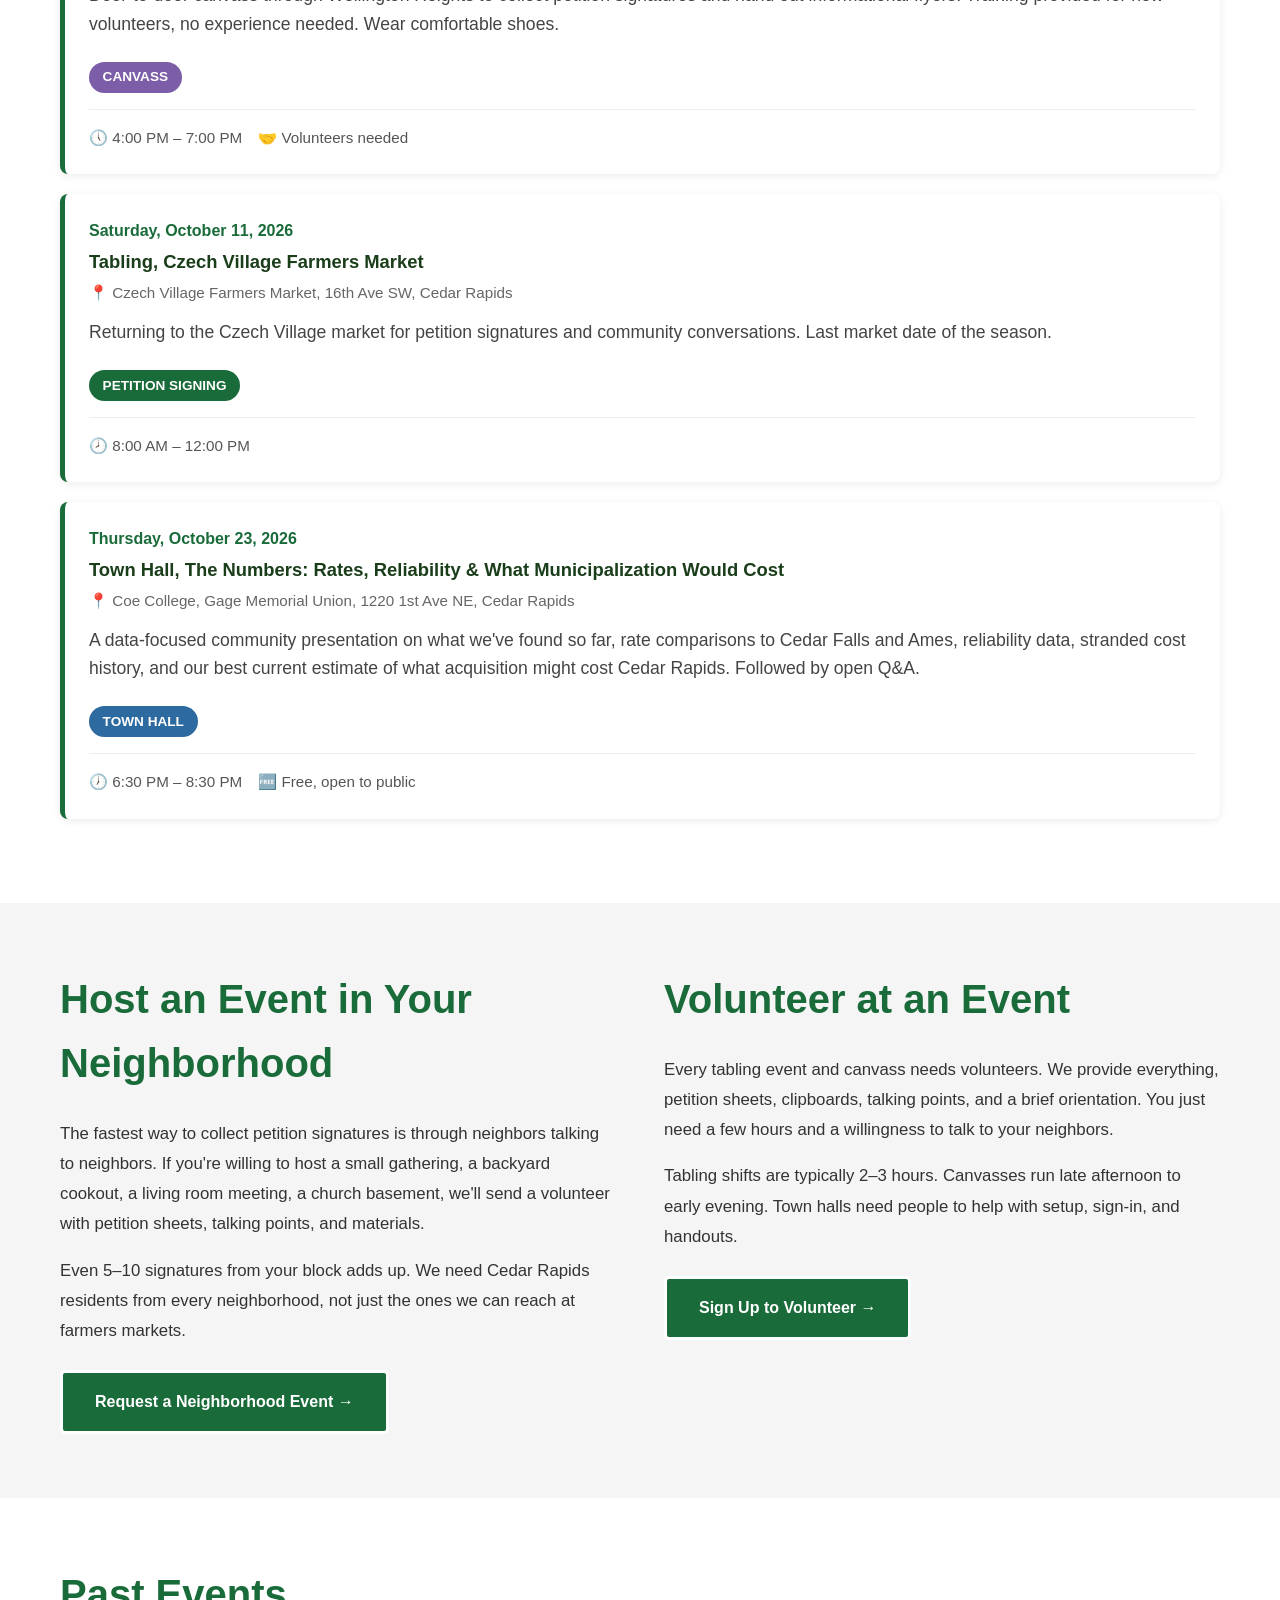
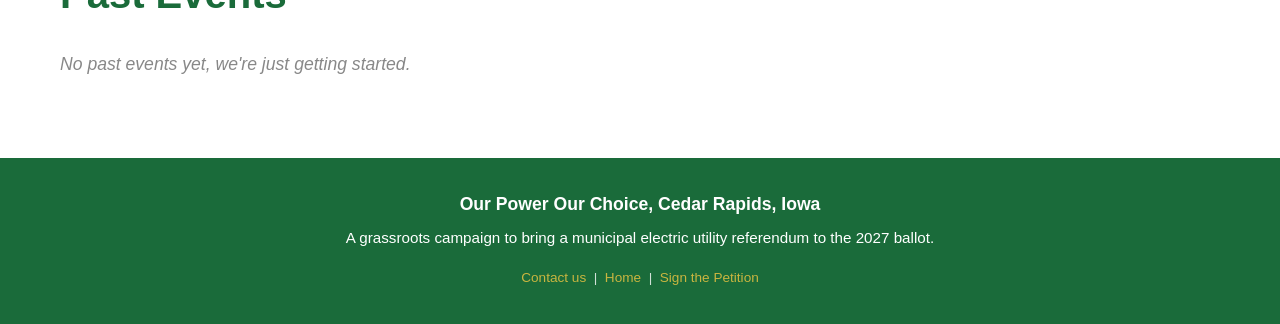
<file: full/events.html>
<!DOCTYPE html>
<html lang="en">
<head>
    <meta charset="UTF-8">
    <meta name="viewport" content="width=device-width, initial-scale=1.0">
    <meta name="description" content="Upcoming events for the Our Power Our Choice campaign, petition signings, town halls, and community meetings in Cedar Rapids.">
    <title>Events | Our Power Our Choice</title>
    <link rel="icon" type="image/svg+xml" href="favicon.svg">
    <link rel="stylesheet" href="styles.css">
</head>
<body>

    <header>
        <nav>
            <div class="container">
                <h1><a href="index.html" style="color: white; text-decoration: none;">Our Power. Our Choice.</a></h1>
                <button class="mobile-menu-toggle" aria-label="Toggle menu" onclick="toggleMenu()">☰</button>
                <ul class="nav-links" id="navLinks">
                    <li><a href="index.html">Home</a></li>
                    <li><a href="petition.html">Petition</a></li>
                    <li><a href="data.html">The Data</a></li>
                    <li><a href="faq.html">FAQ</a></li>
                    <li><a href="timeline.html">Timeline</a></li>
                    <li><a href="events.html" class="active">Events</a></li>
                    <li><a href="contact.html">Get Involved</a></li>
                </ul>
            </div>
        </nav>
    </header>

    <script src="mobile-menu.js"></script>

    

    <main>

        <div class="page-hero">
            <div class="container">
                <h2>📅 Upcoming Events</h2>
                <p>Petition signings, town halls, tabling events, and community meetings. Come out, sign the petition, and meet your neighbors who share this cause.</p>
            </div>
        </div>

        <!-- Upcoming Events -->
        <section class="section">
            <div class="container">
                <h2 style="color: #1a6b3a; margin-bottom: 1.5rem;">Coming Up</h2>

                <div class="event-card">
                    <div style="display: flex; justify-content: space-between; align-items: flex-start; flex-wrap: wrap; gap: 0.5rem;">
                        <div>
                            <div class="event-date">Saturday, September 6, 2026</div>
                            <h3>Petition Launch, NewBo City Market</h3>
                            <div class="event-location">📍 NewBo City Market, 1100 3rd St SE, Cedar Rapids</div>
                            <p style="margin-top: 0.75rem; color: #444;">Kick-off of our formal petition drive. Come sign, pick up a yard sign, and learn about what a municipal utility could mean for Cedar Rapids. Volunteers will be tabling inside the market from 8 AM to noon.</p>
                        </div>
                        <span style="background: #1a6b3a; color: white; padding: 0.3rem 0.85rem; border-radius: 99px; font-size: 0.85rem; font-weight: 700; flex-shrink: 0;">PETITION SIGNING</span>
                    </div>
                    <div style="margin-top: 1rem; padding-top: 1rem; border-top: 1px solid #eee; display: flex; gap: 1rem; flex-wrap: wrap; font-size: 0.95rem; color: #555;">
                        <span>🕗 8:00 AM – 12:00 PM</span>
                        <span>🤝 Volunteers welcome</span>
                    </div>
                </div>

                <div class="event-card">
                    <div style="display: flex; justify-content: space-between; align-items: flex-start; flex-wrap: wrap; gap: 0.5rem;">
                        <div>
                            <div class="event-date">Thursday, September 18, 2026</div>
                            <h3>Community Town Hall, What Is a Municipal Utility?</h3>
                            <div class="event-location">📍 Cedar Rapids Public Library, Meeting Room A, 450 5th Ave SE</div>
                            <p style="margin-top: 0.75rem; color: #444;">An open community meeting to explain what a municipal utility is, how it would work in Cedar Rapids, and what the path to a 2027 ballot referendum looks like. Q&A session included. All Cedar Rapids residents welcome, bring your skeptical neighbors.</p>
                        </div>
                        <span style="background: #2d6a9f; color: white; padding: 0.3rem 0.85rem; border-radius: 99px; font-size: 0.85rem; font-weight: 700; flex-shrink: 0;">TOWN HALL</span>
                    </div>
                    <div style="margin-top: 1rem; padding-top: 1rem; border-top: 1px solid #eee; display: flex; gap: 1rem; flex-wrap: wrap; font-size: 0.95rem; color: #555;">
                        <span>🕖 6:30 PM – 8:00 PM</span>
                        <span>🆓 Free, open to public</span>
                    </div>
                </div>

                <div class="event-card">
                    <div style="display: flex; justify-content: space-between; align-items: flex-start; flex-wrap: wrap; gap: 0.5rem;">
                        <div>
                            <div class="event-date">Saturday, September 27, 2026</div>
                            <h3>Tabling, Czech Village Farmers Market</h3>
                            <div class="event-location">📍 Czech Village Farmers Market, 16th Ave SW, Cedar Rapids</div>
                            <p style="margin-top: 0.75rem; color: #444;">Stop by our table at the Czech Village market to sign the petition, grab a flyer, or just talk to a volunteer about the campaign. We'll be there every other Saturday through October.</p>
                        </div>
                        <span style="background: #1a6b3a; color: white; padding: 0.3rem 0.85rem; border-radius: 99px; font-size: 0.85rem; font-weight: 700; flex-shrink: 0;">PETITION SIGNING</span>
                    </div>
                    <div style="margin-top: 1rem; padding-top: 1rem; border-top: 1px solid #eee; display: flex; gap: 1rem; flex-wrap: wrap; font-size: 0.95rem; color: #555;">
                        <span>🕗 8:00 AM – 12:00 PM</span>
                        <span>🤝 Volunteers needed</span>
                    </div>
                </div>

                <div class="event-card">
                    <div style="display: flex; justify-content: space-between; align-items: flex-start; flex-wrap: wrap; gap: 0.5rem;">
                        <div>
                            <div class="event-date">Wednesday, October 8, 2026</div>
                            <h3>Neighborhood Canvass, Wellington Heights</h3>
                            <div class="event-location">📍 Meet at Wellington Heights Community Center, 1520 E Ave NE</div>
                            <p style="margin-top: 0.75rem; color: #444;">Door-to-door canvass through Wellington Heights to collect petition signatures and hand out informational flyers. Training provided for new volunteers, no experience needed. Wear comfortable shoes.</p>
                        </div>
                        <span style="background: #7b5ea7; color: white; padding: 0.3rem 0.85rem; border-radius: 99px; font-size: 0.85rem; font-weight: 700; flex-shrink: 0;">CANVASS</span>
                    </div>
                    <div style="margin-top: 1rem; padding-top: 1rem; border-top: 1px solid #eee; display: flex; gap: 1rem; flex-wrap: wrap; font-size: 0.95rem; color: #555;">
                        <span>🕔 4:00 PM – 7:00 PM</span>
                        <span>🤝 Volunteers needed</span>
                    </div>
                </div>

                <div class="event-card">
                    <div style="display: flex; justify-content: space-between; align-items: flex-start; flex-wrap: wrap; gap: 0.5rem;">
                        <div>
                            <div class="event-date">Saturday, October 11, 2026</div>
                            <h3>Tabling, Czech Village Farmers Market</h3>
                            <div class="event-location">📍 Czech Village Farmers Market, 16th Ave SW, Cedar Rapids</div>
                            <p style="margin-top: 0.75rem; color: #444;">Returning to the Czech Village market for petition signatures and community conversations. Last market date of the season.</p>
                        </div>
                        <span style="background: #1a6b3a; color: white; padding: 0.3rem 0.85rem; border-radius: 99px; font-size: 0.85rem; font-weight: 700; flex-shrink: 0;">PETITION SIGNING</span>
                    </div>
                    <div style="margin-top: 1rem; padding-top: 1rem; border-top: 1px solid #eee; display: flex; gap: 1rem; flex-wrap: wrap; font-size: 0.95rem; color: #555;">
                        <span>🕗 8:00 AM – 12:00 PM</span>
                    </div>
                </div>

                <div class="event-card">
                    <div style="display: flex; justify-content: space-between; align-items: flex-start; flex-wrap: wrap; gap: 0.5rem;">
                        <div>
                            <div class="event-date">Thursday, October 23, 2026</div>
                            <h3>Town Hall, The Numbers: Rates, Reliability &amp; What Municipalization Would Cost</h3>
                            <div class="event-location">📍 Coe College, Gage Memorial Union, 1220 1st Ave NE, Cedar Rapids</div>
                            <p style="margin-top: 0.75rem; color: #444;">A data-focused community presentation on what we've found so far, rate comparisons to Cedar Falls and Ames, reliability data, stranded cost history, and our best current estimate of what acquisition might cost Cedar Rapids. Followed by open Q&A.</p>
                        </div>
                        <span style="background: #2d6a9f; color: white; padding: 0.3rem 0.85rem; border-radius: 99px; font-size: 0.85rem; font-weight: 700; flex-shrink: 0;">TOWN HALL</span>
                    </div>
                    <div style="margin-top: 1rem; padding-top: 1rem; border-top: 1px solid #eee; display: flex; gap: 1rem; flex-wrap: wrap; font-size: 0.95rem; color: #555;">
                        <span>🕖 6:30 PM – 8:30 PM</span>
                        <span>🆓 Free, open to public</span>
                    </div>
                </div>

            </div>
        </section>

        <!-- Want to Host -->
        <section class="section alt-bg">
            <div class="container">
                <div class="two-col">
                    <div>
                        <h2 style="color: #1a6b3a;">Host an Event in Your Neighborhood</h2>
                        <p style="font-size: 1.05rem; line-height: 1.8; margin-bottom: 1rem;">
                            The fastest way to collect petition signatures is through neighbors talking to neighbors. If you're willing to host a small gathering, a backyard cookout, a living room meeting, a church basement, we'll send a volunteer with petition sheets, talking points, and materials.
                        </p>
                        <p style="font-size: 1.05rem; line-height: 1.8;">
                            Even 5–10 signatures from your block adds up. We need Cedar Rapids residents from every neighborhood, not just the ones we can reach at farmers markets.
                        </p>
                        <div style="margin-top: 1.5rem;">
                            <a href="contact.html" class="cta-button">Request a Neighborhood Event →</a>
                        </div>
                    </div>
                    <div>
                        <h2 style="color: #1a6b3a;">Volunteer at an Event</h2>
                        <p style="font-size: 1.05rem; line-height: 1.8; margin-bottom: 1rem;">
                            Every tabling event and canvass needs volunteers. We provide everything, petition sheets, clipboards, talking points, and a brief orientation. You just need a few hours and a willingness to talk to your neighbors.
                        </p>
                        <p style="font-size: 1.05rem; line-height: 1.8;">
                            Tabling shifts are typically 2–3 hours. Canvasses run late afternoon to early evening. Town halls need people to help with setup, sign-in, and handouts.
                        </p>
                        <div style="margin-top: 1.5rem;">
                            <a href="contact.html" class="cta-button">Sign Up to Volunteer →</a>
                        </div>
                    </div>
                </div>
            </div>
        </section>

        <!-- Past Events -->
        <section class="section">
            <div class="container">
                <h2 style="color: #1a6b3a; margin-bottom: 1.5rem;">Past Events</h2>
                <p style="color: #888; font-style: italic;">No past events yet, we're just getting started.</p>
            </div>
        </section>

    </main>

    <footer>
        <div class="container">
            <p style="font-size: 1.1rem; font-weight: bold; margin-bottom: 0.5rem;">Our Power Our Choice, Cedar Rapids, Iowa</p>
            <p>A grassroots campaign to bring a municipal electric utility referendum to the 2027 ballot.</p>
            <p style="margin-top: 1rem; font-size: 0.85rem; opacity: 0.8;">
                <a href="contact.html">Contact us</a> &nbsp;|&nbsp;
                <a href="index.html">Home</a> &nbsp;|&nbsp;
                <a href="petition.html">Sign the Petition</a>
            </p>
        </div>
    </footer>

    <script src="ticker.js"></script>
</body>
</html>
</file>
<file: styles.css>
* {
    margin: 0;
    padding: 0;
    box-sizing: border-box;
}

html {
    scroll-padding-top: 80px;
}

body {
    font-family: -apple-system, BlinkMacSystemFont, 'Segoe UI', Roboto, Oxygen, Ubuntu, Cantarell, sans-serif;
    line-height: 1.6;
    color: #333;
}

.container {
    max-width: 1200px;
    margin: 0 auto;
    padding: 0 20px;
}

/* ─── Header / Nav ─────────────────────────────────────────── */
header {
    background: #1a6b3a;
    color: white;
    padding: 1rem 0;
    position: sticky;
    top: 0;
    z-index: 1000;
    box-shadow: 0 2px 5px rgba(0,0,0,0.2);
}

header nav .container {
    display: flex;
    justify-content: space-between;
    align-items: center;
}

header h1 {
    font-size: 1.5rem;
}

.nav-links {
    display: flex;
    list-style: none;
    gap: 2rem;
}

.nav-links a {
    color: white;
    text-decoration: none;
    transition: opacity 0.3s;
}

.nav-links a:hover {
    opacity: 0.8;
}

.nav-links a.active {
    border-bottom: 2px solid #f5c842;
}

/* Mobile toggle */
.mobile-menu-toggle,
.hamburger {
    display: none;
    background: none;
    border: none;
    color: white;
    font-size: 1.5rem;
    cursor: pointer;
    padding: 0.5rem;
}

@media (min-width: 769px) {
    .nav-links {
        display: flex !important;
    }
}

@media (max-width: 768px) {
    .nav-links {
        display: none;
        position: absolute;
        top: 100%;
        left: 0;
        right: 0;
        background: #1a6b3a;
        flex-direction: column;
        gap: 0;
        padding: 1rem 0;
        box-shadow: 0 2px 5px rgba(0,0,0,0.15);
    }

    .nav-links.active {
        display: flex;
    }

    .nav-links li {
        padding: 0.75rem 1.5rem;
        border-bottom: 1px solid rgba(255,255,255,0.1);
    }

    .nav-links li:last-child {
        border-bottom: none;
    }

    .mobile-menu-toggle,
    .hamburger {
        display: flex;
    }

    header nav .container {
        position: relative;
    }
}

/* ─── Hero ─────────────────────────────────────────────────── */
.hero-image {
    background: linear-gradient(135deg, #0d3d21 0%, #1a6b3a 50%, #2d9b57 100%);
    min-height: 520px;
    position: relative;
    display: flex;
    align-items: center;
}

.hero-overlay {
    background: rgba(0, 0, 0, 0.55);
    width: 100%;
    padding: 5rem 0;
}

.hero-title {
    font-size: 4rem;
    margin-bottom: 1rem;
    color: white;
    position: relative;
    display: inline-block;
    text-shadow: 2px 2px 4px rgba(0,0,0,0.7);
    font-weight: bold;
}

/* ─── Sections ──────────────────────────────────────────────── */
.section {
    padding: 4rem 0;
}

.alt-bg {
    background: #f5f5f5;
}

.section h2 {
    font-size: 2.5rem;
    margin-bottom: 1.5rem;
    color: #1a6b3a;
}

.section h2.centered {
    text-align: center;
}

.section p {
    font-size: 1.1rem;
    margin-bottom: 1rem;
}

/* ─── Stat Strip ────────────────────────────────────────────── */
.stat-strip {
    display: grid;
    grid-template-columns: repeat(3, 1fr);
    gap: 1.5rem;
    margin-bottom: 3rem;
}

@media (max-width: 768px) {
    .stat-strip {
        grid-template-columns: 1fr;
    }
}

.stat-card {
    background: #e8f5ed;
    border: 2px solid #1a6b3a;
    border-radius: 8px;
    padding: 1.25rem;
    text-align: center;
}

.stat-number {
    font-size: 2rem;
    font-weight: 700;
    color: #1a6b3a;
}

.stat-label {
    font-size: 0.9rem;
    color: #555;
    margin-top: 0.25rem;
}

.stat-source {
    font-size: 0.75rem;
    color: #999;
    margin-top: 0.5rem;
    font-style: italic;
}

/* ─── CTA Buttons ───────────────────────────────────────────── */
.cta-button {
    display: inline-block;
    background: #1a6b3a;
    color: white;
    padding: 1rem 2rem;
    text-decoration: none;
    border-radius: 5px;
    font-weight: bold;
    transition: transform 0.3s, box-shadow 0.3s;
    border: 3px solid white;
}

.cta-button:hover {
    transform: translateY(-2px);
    box-shadow: 0 5px 15px rgba(0,0,0,0.2);
}

.cta-buttons {
    display: flex;
    gap: 1.5rem;
    justify-content: center;
    flex-wrap: wrap;
    margin: 2rem 0;
}

.cta-button-accent {
    display: inline-block;
    background: #f5c842;
    color: #1a3d1a;
    padding: 1rem 2rem;
    text-decoration: none;
    border-radius: 5px;
    font-weight: bold;
    transition: transform 0.3s, box-shadow 0.3s;
}

.cta-button-accent:hover {
    transform: translateY(-2px);
    box-shadow: 0 5px 15px rgba(0,0,0,0.25);
}

/* Hero action buttons */
.hero-action-btn {
    display: block;
    background: #1a6b3a;
    color: white;
    padding: 1.25rem 2rem;
    border-radius: 8px;
    text-decoration: none;
    font-weight: bold;
    font-size: 1.1rem;
    text-align: center;
    box-shadow: 0 4px 6px rgba(0,0,0,0.3);
    transition: transform 0.2s, background 0.2s;
    border: 2px solid rgba(255,255,255,0.4);
}

.hero-action-btn:hover {
    transform: scale(1.04);
    background: #2d9b57;
}

/* ─── Cards ─────────────────────────────────────────────────── */
.concerns-grid {
    display: grid;
    grid-template-columns: repeat(4, 1fr);
    gap: 2rem;
    margin-top: 2rem;
}

@media (max-width: 1200px) {
    .concerns-grid {
        grid-template-columns: repeat(2, 1fr);
    }
}

@media (max-width: 768px) {
    .concerns-grid {
        grid-template-columns: 1fr;
    }
}

.concern-card {
    background: white;
    padding: 2rem;
    border-radius: 8px;
    border-left: 5px solid #1a6b3a;
    box-shadow: 0 2px 10px rgba(0,0,0,0.1);
    height: 100%;
    display: flex;
    flex-direction: column;
    transition: transform 0.2s, box-shadow 0.2s;
}

.concern-card:hover {
    transform: translateY(-5px);
    box-shadow: 0 4px 20px rgba(0,0,0,0.15);
}

.concern-card h3 {
    color: #1a6b3a;
    margin-bottom: 1rem;
    font-size: 1.4rem;
    text-align: center;
}

.concern-card ul {
    list-style: none;
    padding: 0;
}

.concern-card li {
    padding: 0.5rem 0;
    border-bottom: 1px solid #eee;
}

.concern-card li:last-child {
    border-bottom: none;
}

/* card icon circle */
.card-icon {
    width: 60px;
    height: 60px;
    background: #1a6b3a;
    border-radius: 50%;
    display: flex;
    align-items: center;
    justify-content: center;
    margin: 0 auto 1rem;
}

/* Generic info card */
.info-card {
    background: white;
    padding: 2rem;
    border-radius: 8px;
    border-left: 5px solid #1a6b3a;
    box-shadow: 0 2px 10px rgba(0,0,0,0.1);
    margin-bottom: 1.5rem;
}

.info-card h3 {
    color: #1a6b3a;
    margin-bottom: 0.75rem;
    font-size: 1.3rem;
}

/* ─── Timeline ──────────────────────────────────────────────── */
.timeline {
    position: relative;
    padding-left: 2.5rem;
    margin-top: 2rem;
}

.timeline::before {
    content: '';
    position: absolute;
    left: 0.65rem;
    top: 0;
    bottom: 0;
    width: 3px;
    background: #1a6b3a;
}

.timeline-item {
    position: relative;
    margin-bottom: 2.5rem;
}

.timeline-item::before {
    content: '';
    position: absolute;
    left: -2.15rem;
    top: 0.3rem;
    width: 1.1rem;
    height: 1.1rem;
    border-radius: 50%;
    background: #1a6b3a;
    border: 3px solid white;
    box-shadow: 0 0 0 2px #1a6b3a;
}

.timeline-item.completed::before {
    background: #2d9b57;
}

.timeline-item.active::before {
    background: #f5c842;
    box-shadow: 0 0 0 2px #f5c842;
    animation: pulse 1.5s infinite;
}

@keyframes pulse {
    0%, 100% { box-shadow: 0 0 0 2px #f5c842; }
    50% { box-shadow: 0 0 0 6px rgba(245,200,66,0.3); }
}

.timeline-date {
    font-size: 0.85rem;
    font-weight: bold;
    color: #1a6b3a;
    text-transform: uppercase;
    letter-spacing: 0.05em;
    margin-bottom: 0.25rem;
}

.timeline-content {
    background: white;
    padding: 1.25rem 1.5rem;
    border-radius: 8px;
    border-left: 4px solid #1a6b3a;
    box-shadow: 0 2px 8px rgba(0,0,0,0.08);
}

.timeline-content h3 {
    color: #1a3d1a;
    margin-bottom: 0.5rem;
    font-size: 1.15rem;
}

.timeline-content p {
    margin: 0;
    font-size: 1rem;
    color: #555;
}

/* ─── Data / Comparison Tables ──────────────────────────────── */
.data-table {
    width: 100%;
    border-collapse: collapse;
    margin: 1.5rem 0;
    font-size: 1rem;
    box-shadow: 0 2px 10px rgba(0,0,0,0.08);
    border-radius: 8px;
    overflow: hidden;
}

.data-table thead {
    background: #1a6b3a;
    color: white;
}

.data-table th {
    padding: 0.9rem 1rem;
    text-align: left;
    font-weight: 600;
}

.data-table td {
    padding: 0.9rem 1rem;
    border-bottom: 1px solid #eee;
}

.data-table tbody tr:last-child td {
    border-bottom: none;
}

.data-table tbody tr:nth-child(even) {
    background: #f0faf4;
}

.data-table .highlight {
    color: #1a6b3a;
    font-weight: bold;
}

/* ─── FAQ Accordion ─────────────────────────────────────────── */
.faq-item {
    background: white;
    border-radius: 8px;
    border-left: 5px solid #1a6b3a;
    box-shadow: 0 2px 8px rgba(0,0,0,0.08);
    margin-bottom: 1rem;
    overflow: hidden;
}

.faq-question {
    width: 100%;
    background: none;
    border: none;
    padding: 1.25rem 1.5rem;
    text-align: left;
    font-size: 1.05rem;
    font-weight: 600;
    color: #1a3d1a;
    cursor: pointer;
    display: flex;
    justify-content: space-between;
    align-items: center;
    gap: 1rem;
    transition: background 0.2s;
}

.faq-question:hover {
    background: #f0faf4;
}

.faq-question .faq-icon {
    font-size: 1.4rem;
    color: #1a6b3a;
    flex-shrink: 0;
    transition: transform 0.3s;
}

.faq-item.open .faq-question .faq-icon {
    transform: rotate(45deg);
}

.faq-answer {
    display: none;
    padding: 0 1.5rem 1.25rem;
    font-size: 1rem;
    color: #444;
    line-height: 1.7;
    border-top: 1px solid #eee;
}

.faq-item.open .faq-answer {
    display: block;
}

/* ─── Petition / Form ───────────────────────────────────────── */
.petition-card {
    background: white;
    padding: 2rem;
    border-radius: 8px;
    border-left: 5px solid #1a6b3a;
    box-shadow: 0 2px 10px rgba(0,0,0,0.1);
    margin: 1.5rem 0;
}

.petition-grid {
    display: grid;
    grid-template-columns: repeat(3, 1fr);
    gap: 2rem;
    margin: 2rem 0;
}

@media (max-width: 968px) {
    .petition-grid {
        grid-template-columns: 1fr;
    }
}

/* ─── Contact Form ──────────────────────────────────────────── */
.form-group {
    margin-bottom: 1.25rem;
}

.form-group label {
    display: block;
    font-weight: 600;
    margin-bottom: 0.4rem;
    color: #1a3d1a;
}

.form-group input,
.form-group textarea,
.form-group select {
    width: 100%;
    padding: 0.75rem 1rem;
    border: 2px solid #ccc;
    border-radius: 6px;
    font-size: 1rem;
    font-family: inherit;
    transition: border-color 0.2s;
}

.form-group input:focus,
.form-group textarea:focus,
.form-group select:focus {
    outline: none;
    border-color: #1a6b3a;
}

.form-group textarea {
    min-height: 120px;
    resize: vertical;
}

.submit-btn {
    background: #1a6b3a;
    color: white;
    padding: 0.9rem 2.5rem;
    border: none;
    border-radius: 6px;
    font-size: 1.05rem;
    font-weight: bold;
    cursor: pointer;
    transition: background 0.2s, transform 0.2s;
}

.submit-btn:hover {
    background: #2d9b57;
    transform: translateY(-2px);
}

/* ─── Alert / Callout Banner ────────────────────────────────── */
.callout-banner {
    background: #e8f5ed;
    border-top: 4px solid #1a6b3a;
    border-bottom: 4px solid #1a6b3a;
    padding: 1.5rem 0;
    text-align: center;
}

.callout-banner p {
    margin: 0;
    font-size: 1.1rem;
    color: #1a3d1a;
    font-weight: 600;
}

/* ─── Page hero (inner pages) ───────────────────────────────── */
.page-hero {
    background: linear-gradient(135deg, #0d3d21 0%, #1a6b3a 100%);
    color: white;
    padding: 3rem 0;
    text-align: center;
}

.page-hero h2 {
    font-size: 2.5rem;
    color: white;
    margin-bottom: 0.5rem;
}

.page-hero p {
    font-size: 1.15rem;
    color: rgba(255,255,255,0.85);
    max-width: 700px;
    margin: 0 auto;
}

/* ─── Two-column layout ─────────────────────────────────────── */
.two-col {
    display: grid;
    grid-template-columns: 1fr 1fr;
    gap: 3rem;
    align-items: start;
}

@media (max-width: 768px) {
    .two-col {
        grid-template-columns: 1fr;
        gap: 2rem;
    }
}

/* ─── Footer ────────────────────────────────────────────────── */
footer {
    background: #1a6b3a;
    color: white;
    text-align: center;
    padding: 2rem 0;
}

footer a {
    color: #f5c842;
    text-decoration: none;
}

footer a:hover {
    text-decoration: underline;
}

footer p {
    font-size: 0.95rem;
    margin-bottom: 0.25rem;
}

/* ─── Event Cards ───────────────────────────────────────────── */
.event-card {
    background: white;
    padding: 1.5rem;
    margin-bottom: 1.25rem;
    border-radius: 8px;
    border-left: 5px solid #1a6b3a;
    box-shadow: 0 2px 8px rgba(0,0,0,0.08);
    transition: transform 0.2s, box-shadow 0.2s;
}

.event-card:hover {
    transform: translateY(-3px);
    box-shadow: 0 4px 16px rgba(0,0,0,0.12);
}

.event-card h3 {
    color: #1a3d1a;
    font-size: 1.15rem;
    margin-bottom: 0.3rem;
}

.event-date {
    font-weight: 700;
    color: #1a6b3a;
    font-size: 1rem;
    margin-bottom: 0.2rem;
}

.event-location {
    color: #666;
    font-size: 0.95rem;
}

/* ─── Event Ticker Banner ────────────────────────────────────── */
.event-ticker-bar {
    background: #1a6b3a;
    color: white;
    padding: 1.25rem 0;
    text-align: center;
    border-bottom: 3px solid #0d3d21;
}

.event-ticker-bar h3 {
    color: white;
    margin: 0 0 0.4rem 0;
    font-size: 1.1rem;
}

.ticker-container {
    overflow: hidden;
    position: relative;
    height: 28px;
    margin: 0 auto;
    max-width: 800px;
}

.ticker-inner {
    transition: transform 0.5s ease-in-out;
}

.ticker-item {
    height: 28px;
    line-height: 28px;
    font-size: 1rem;
}

.ticker-view-all {
    color: #f5c842;
    text-decoration: underline;
    font-weight: bold;
    font-size: 0.9rem;
    display: inline-block;
    margin-top: 0.35rem;
}

.ticker-view-all:hover {
    color: white;
}

@media (max-width: 768px) {
    .ticker-container {
        height: 44px;
    }
    .ticker-item {
        height: 44px;
        line-height: 1.3;
        font-size: 0.9rem;
        display: flex;
        align-items: center;
        justify-content: center;
        padding: 0 0.5rem;
    }
}

/* ─── Utility ───────────────────────────────────────────────── */
.text-center { text-align: center; }
.mt-1 { margin-top: 1rem; }
.mt-2 { margin-top: 2rem; }
.mb-1 { margin-bottom: 1rem; }
.mb-2 { margin-bottom: 2rem; }

.badge {
    display: inline-block;
    background: #f5c842;
    color: #1a3d1a;
    padding: 0.2rem 0.75rem;
    border-radius: 99px;
    font-size: 0.85rem;
    font-weight: 700;
    margin-left: 0.5rem;
    vertical-align: middle;
}

@media (max-width: 768px) {
    .page-hero h2 {
        font-size: 1.8rem;
    }
    .section h2 {
        font-size: 1.9rem;
    }
}
</file>
<file: full/styles.css>
* {
    margin: 0;
    padding: 0;
    box-sizing: border-box;
}

html {
    scroll-padding-top: 80px;
}

body {
    font-family: -apple-system, BlinkMacSystemFont, 'Segoe UI', Roboto, Oxygen, Ubuntu, Cantarell, sans-serif;
    line-height: 1.6;
    color: #333;
}

.container {
    max-width: 1200px;
    margin: 0 auto;
    padding: 0 20px;
}

/* ─── Header / Nav ─────────────────────────────────────────── */
header {
    background: #1a6b3a;
    color: white;
    padding: 1rem 0;
    position: sticky;
    top: 0;
    z-index: 1000;
    box-shadow: 0 2px 5px rgba(0,0,0,0.2);
}

header nav .container {
    display: flex;
    justify-content: space-between;
    align-items: center;
}

header h1 {
    font-size: 1.5rem;
}

.nav-links {
    display: flex;
    list-style: none;
    gap: 2rem;
}

.nav-links a {
    color: white;
    text-decoration: none;
    transition: opacity 0.3s;
}

.nav-links a:hover {
    opacity: 0.8;
}

.nav-links a.active {
    border-bottom: 2px solid #f5c842;
}

/* Mobile toggle */
.mobile-menu-toggle,
.hamburger {
    display: none;
    background: none;
    border: none;
    color: white;
    font-size: 1.5rem;
    cursor: pointer;
    padding: 0.5rem;
}

@media (min-width: 769px) {
    .nav-links {
        display: flex !important;
    }
}

@media (max-width: 768px) {
    .nav-links {
        display: none;
        position: absolute;
        top: 100%;
        left: 0;
        right: 0;
        background: #1a6b3a;
        flex-direction: column;
        gap: 0;
        padding: 1rem 0;
        box-shadow: 0 2px 5px rgba(0,0,0,0.15);
    }

    .nav-links.active {
        display: flex;
    }

    .nav-links li {
        padding: 0.75rem 1.5rem;
        border-bottom: 1px solid rgba(255,255,255,0.1);
    }

    .nav-links li:last-child {
        border-bottom: none;
    }

    .mobile-menu-toggle,
    .hamburger {
        display: flex;
    }

    header nav .container {
        position: relative;
    }
}

/* ─── Hero ─────────────────────────────────────────────────── */
.hero-image {
    background: linear-gradient(135deg, #0d3d21 0%, #1a6b3a 50%, #2d9b57 100%);
    min-height: 520px;
    position: relative;
    display: flex;
    align-items: center;
}

.hero-overlay {
    background: rgba(0, 0, 0, 0.55);
    width: 100%;
    padding: 5rem 0;
}

.hero-title {
    font-size: 4rem;
    margin-bottom: 1rem;
    color: white;
    position: relative;
    display: inline-block;
    text-shadow: 2px 2px 4px rgba(0,0,0,0.7);
    font-weight: bold;
}

/* ─── Sections ──────────────────────────────────────────────── */
.section {
    padding: 4rem 0;
}

.alt-bg {
    background: #f5f5f5;
}

.section h2 {
    font-size: 2.5rem;
    margin-bottom: 1.5rem;
    color: #1a6b3a;
}

.section h2.centered {
    text-align: center;
}

.section p {
    font-size: 1.1rem;
    margin-bottom: 1rem;
}

/* ─── Stat Strip ────────────────────────────────────────────── */
.stat-strip {
    display: grid;
    grid-template-columns: repeat(3, 1fr);
    gap: 1.5rem;
    margin-bottom: 3rem;
}

@media (max-width: 768px) {
    .stat-strip {
        grid-template-columns: 1fr;
    }
}

.stat-card {
    background: #e8f5ed;
    border: 2px solid #1a6b3a;
    border-radius: 8px;
    padding: 1.25rem;
    text-align: center;
}

.stat-number {
    font-size: 2rem;
    font-weight: 700;
    color: #1a6b3a;
}

.stat-label {
    font-size: 0.9rem;
    color: #555;
    margin-top: 0.25rem;
}

.stat-source {
    font-size: 0.75rem;
    color: #999;
    margin-top: 0.5rem;
    font-style: italic;
}

/* ─── CTA Buttons ───────────────────────────────────────────── */
.cta-button {
    display: inline-block;
    background: #1a6b3a;
    color: white;
    padding: 1rem 2rem;
    text-decoration: none;
    border-radius: 5px;
    font-weight: bold;
    transition: transform 0.3s, box-shadow 0.3s;
    border: 3px solid white;
}

.cta-button:hover {
    transform: translateY(-2px);
    box-shadow: 0 5px 15px rgba(0,0,0,0.2);
}

.cta-buttons {
    display: flex;
    gap: 1.5rem;
    justify-content: center;
    flex-wrap: wrap;
    margin: 2rem 0;
}

.cta-button-accent {
    display: inline-block;
    background: #f5c842;
    color: #1a3d1a;
    padding: 1rem 2rem;
    text-decoration: none;
    border-radius: 5px;
    font-weight: bold;
    transition: transform 0.3s, box-shadow 0.3s;
}

.cta-button-accent:hover {
    transform: translateY(-2px);
    box-shadow: 0 5px 15px rgba(0,0,0,0.25);
}

/* Hero action buttons */
.hero-action-btn {
    display: block;
    background: #1a6b3a;
    color: white;
    padding: 1.25rem 2rem;
    border-radius: 8px;
    text-decoration: none;
    font-weight: bold;
    font-size: 1.1rem;
    text-align: center;
    box-shadow: 0 4px 6px rgba(0,0,0,0.3);
    transition: transform 0.2s, background 0.2s;
    border: 2px solid rgba(255,255,255,0.4);
}

.hero-action-btn:hover {
    transform: scale(1.04);
    background: #2d9b57;
}

/* ─── Cards ─────────────────────────────────────────────────── */
.concerns-grid {
    display: grid;
    grid-template-columns: repeat(4, 1fr);
    gap: 2rem;
    margin-top: 2rem;
}

@media (max-width: 1200px) {
    .concerns-grid {
        grid-template-columns: repeat(2, 1fr);
    }
}

@media (max-width: 768px) {
    .concerns-grid {
        grid-template-columns: 1fr;
    }
}

.concern-card {
    background: white;
    padding: 2rem;
    border-radius: 8px;
    border-left: 5px solid #1a6b3a;
    box-shadow: 0 2px 10px rgba(0,0,0,0.1);
    height: 100%;
    display: flex;
    flex-direction: column;
    transition: transform 0.2s, box-shadow 0.2s;
}

.concern-card:hover {
    transform: translateY(-5px);
    box-shadow: 0 4px 20px rgba(0,0,0,0.15);
}

.concern-card h3 {
    color: #1a6b3a;
    margin-bottom: 1rem;
    font-size: 1.4rem;
    text-align: center;
}

.concern-card ul {
    list-style: none;
    padding: 0;
}

.concern-card li {
    padding: 0.5rem 0;
    border-bottom: 1px solid #eee;
}

.concern-card li:last-child {
    border-bottom: none;
}

/* card icon circle */
.card-icon {
    width: 60px;
    height: 60px;
    background: #1a6b3a;
    border-radius: 50%;
    display: flex;
    align-items: center;
    justify-content: center;
    margin: 0 auto 1rem;
}

/* Generic info card */
.info-card {
    background: white;
    padding: 2rem;
    border-radius: 8px;
    border-left: 5px solid #1a6b3a;
    box-shadow: 0 2px 10px rgba(0,0,0,0.1);
    margin-bottom: 1.5rem;
}

.info-card h3 {
    color: #1a6b3a;
    margin-bottom: 0.75rem;
    font-size: 1.3rem;
}

/* ─── Timeline ──────────────────────────────────────────────── */
.timeline {
    position: relative;
    padding-left: 2.5rem;
    margin-top: 2rem;
}

.timeline::before {
    content: '';
    position: absolute;
    left: 0.65rem;
    top: 0;
    bottom: 0;
    width: 3px;
    background: #1a6b3a;
}

.timeline-item {
    position: relative;
    margin-bottom: 2.5rem;
}

.timeline-item::before {
    content: '';
    position: absolute;
    left: -2.15rem;
    top: 0.3rem;
    width: 1.1rem;
    height: 1.1rem;
    border-radius: 50%;
    background: #1a6b3a;
    border: 3px solid white;
    box-shadow: 0 0 0 2px #1a6b3a;
}

.timeline-item.completed::before {
    background: #2d9b57;
}

.timeline-item.active::before {
    background: #f5c842;
    box-shadow: 0 0 0 2px #f5c842;
    animation: pulse 1.5s infinite;
}

@keyframes pulse {
    0%, 100% { box-shadow: 0 0 0 2px #f5c842; }
    50% { box-shadow: 0 0 0 6px rgba(245,200,66,0.3); }
}

.timeline-date {
    font-size: 0.85rem;
    font-weight: bold;
    color: #1a6b3a;
    text-transform: uppercase;
    letter-spacing: 0.05em;
    margin-bottom: 0.25rem;
}

.timeline-content {
    background: white;
    padding: 1.25rem 1.5rem;
    border-radius: 8px;
    border-left: 4px solid #1a6b3a;
    box-shadow: 0 2px 8px rgba(0,0,0,0.08);
}

.timeline-content h3 {
    color: #1a3d1a;
    margin-bottom: 0.5rem;
    font-size: 1.15rem;
}

.timeline-content p {
    margin: 0;
    font-size: 1rem;
    color: #555;
}

/* ─── Data / Comparison Tables ──────────────────────────────── */
.data-table {
    width: 100%;
    border-collapse: collapse;
    margin: 1.5rem 0;
    font-size: 1rem;
    box-shadow: 0 2px 10px rgba(0,0,0,0.08);
    border-radius: 8px;
    overflow: hidden;
}

.data-table thead {
    background: #1a6b3a;
    color: white;
}

.data-table th {
    padding: 0.9rem 1rem;
    text-align: left;
    font-weight: 600;
}

.data-table td {
    padding: 0.9rem 1rem;
    border-bottom: 1px solid #eee;
}

.data-table tbody tr:last-child td {
    border-bottom: none;
}

.data-table tbody tr:nth-child(even) {
    background: #f0faf4;
}

.data-table .highlight {
    color: #1a6b3a;
    font-weight: bold;
}

/* ─── FAQ Accordion ─────────────────────────────────────────── */
.faq-item {
    background: white;
    border-radius: 8px;
    border-left: 5px solid #1a6b3a;
    box-shadow: 0 2px 8px rgba(0,0,0,0.08);
    margin-bottom: 1rem;
    overflow: hidden;
}

.faq-question {
    width: 100%;
    background: none;
    border: none;
    padding: 1.25rem 1.5rem;
    text-align: left;
    font-size: 1.05rem;
    font-weight: 600;
    color: #1a3d1a;
    cursor: pointer;
    display: flex;
    justify-content: space-between;
    align-items: center;
    gap: 1rem;
    transition: background 0.2s;
}

.faq-question:hover {
    background: #f0faf4;
}

.faq-question .faq-icon {
    font-size: 1.4rem;
    color: #1a6b3a;
    flex-shrink: 0;
    transition: transform 0.3s;
}

.faq-item.open .faq-question .faq-icon {
    transform: rotate(45deg);
}

.faq-answer {
    display: none;
    padding: 0 1.5rem 1.25rem;
    font-size: 1rem;
    color: #444;
    line-height: 1.7;
    border-top: 1px solid #eee;
}

.faq-item.open .faq-answer {
    display: block;
}

/* ─── Petition / Form ───────────────────────────────────────── */
.petition-card {
    background: white;
    padding: 2rem;
    border-radius: 8px;
    border-left: 5px solid #1a6b3a;
    box-shadow: 0 2px 10px rgba(0,0,0,0.1);
    margin: 1.5rem 0;
}

.petition-grid {
    display: grid;
    grid-template-columns: repeat(3, 1fr);
    gap: 2rem;
    margin: 2rem 0;
}

@media (max-width: 968px) {
    .petition-grid {
        grid-template-columns: 1fr;
    }
}

/* ─── Contact Form ──────────────────────────────────────────── */
.form-group {
    margin-bottom: 1.25rem;
}

.form-group label {
    display: block;
    font-weight: 600;
    margin-bottom: 0.4rem;
    color: #1a3d1a;
}

.form-group input,
.form-group textarea,
.form-group select {
    width: 100%;
    padding: 0.75rem 1rem;
    border: 2px solid #ccc;
    border-radius: 6px;
    font-size: 1rem;
    font-family: inherit;
    transition: border-color 0.2s;
}

.form-group input:focus,
.form-group textarea:focus,
.form-group select:focus {
    outline: none;
    border-color: #1a6b3a;
}

.form-group textarea {
    min-height: 120px;
    resize: vertical;
}

.submit-btn {
    background: #1a6b3a;
    color: white;
    padding: 0.9rem 2.5rem;
    border: none;
    border-radius: 6px;
    font-size: 1.05rem;
    font-weight: bold;
    cursor: pointer;
    transition: background 0.2s, transform 0.2s;
}

.submit-btn:hover {
    background: #2d9b57;
    transform: translateY(-2px);
}

/* ─── Alert / Callout Banner ────────────────────────────────── */
.callout-banner {
    background: #e8f5ed;
    border-top: 4px solid #1a6b3a;
    border-bottom: 4px solid #1a6b3a;
    padding: 1.5rem 0;
    text-align: center;
}

.callout-banner p {
    margin: 0;
    font-size: 1.1rem;
    color: #1a3d1a;
    font-weight: 600;
}

/* ─── Page hero (inner pages) ───────────────────────────────── */
.page-hero {
    background: linear-gradient(135deg, #0d3d21 0%, #1a6b3a 100%);
    color: white;
    padding: 3rem 0;
    text-align: center;
}

.page-hero h2 {
    font-size: 2.5rem;
    color: white;
    margin-bottom: 0.5rem;
}

.page-hero p {
    font-size: 1.15rem;
    color: rgba(255,255,255,0.85);
    max-width: 700px;
    margin: 0 auto;
}

/* ─── Two-column layout ─────────────────────────────────────── */
.two-col {
    display: grid;
    grid-template-columns: 1fr 1fr;
    gap: 3rem;
    align-items: start;
}

@media (max-width: 768px) {
    .two-col {
        grid-template-columns: 1fr;
        gap: 2rem;
    }
}

/* ─── Footer ────────────────────────────────────────────────── */
footer {
    background: #1a6b3a;
    color: white;
    text-align: center;
    padding: 2rem 0;
}

footer a {
    color: #f5c842;
    text-decoration: none;
}

footer a:hover {
    text-decoration: underline;
}

footer p {
    font-size: 0.95rem;
    margin-bottom: 0.25rem;
}

/* ─── Event Cards ───────────────────────────────────────────── */
.event-card {
    background: white;
    padding: 1.5rem;
    margin-bottom: 1.25rem;
    border-radius: 8px;
    border-left: 5px solid #1a6b3a;
    box-shadow: 0 2px 8px rgba(0,0,0,0.08);
    transition: transform 0.2s, box-shadow 0.2s;
}

.event-card:hover {
    transform: translateY(-3px);
    box-shadow: 0 4px 16px rgba(0,0,0,0.12);
}

.event-card h3 {
    color: #1a3d1a;
    font-size: 1.15rem;
    margin-bottom: 0.3rem;
}

.event-date {
    font-weight: 700;
    color: #1a6b3a;
    font-size: 1rem;
    margin-bottom: 0.2rem;
}

.event-location {
    color: #666;
    font-size: 0.95rem;
}

/* ─── Event Ticker Banner ────────────────────────────────────── */
.event-ticker-bar {
    background: #1a6b3a;
    color: white;
    padding: 1.25rem 0;
    text-align: center;
    border-bottom: 3px solid #0d3d21;
}

.event-ticker-bar h3 {
    color: white;
    margin: 0 0 0.4rem 0;
    font-size: 1.1rem;
}

.ticker-container {
    overflow: hidden;
    position: relative;
    height: 28px;
    margin: 0 auto;
    max-width: 800px;
}

.ticker-inner {
    transition: transform 0.5s ease-in-out;
}

.ticker-item {
    height: 28px;
    line-height: 28px;
    font-size: 1rem;
}

.ticker-view-all {
    color: #f5c842;
    text-decoration: underline;
    font-weight: bold;
    font-size: 0.9rem;
    display: inline-block;
    margin-top: 0.35rem;
}

.ticker-view-all:hover {
    color: white;
}

@media (max-width: 768px) {
    .ticker-container {
        height: 44px;
    }
    .ticker-item {
        height: 44px;
        line-height: 1.3;
        font-size: 0.9rem;
        display: flex;
        align-items: center;
        justify-content: center;
        padding: 0 0.5rem;
    }
}

/* ─── Utility ───────────────────────────────────────────────── */
.text-center { text-align: center; }
.mt-1 { margin-top: 1rem; }
.mt-2 { margin-top: 2rem; }
.mb-1 { margin-bottom: 1rem; }
.mb-2 { margin-bottom: 2rem; }

.badge {
    display: inline-block;
    background: #f5c842;
    color: #1a3d1a;
    padding: 0.2rem 0.75rem;
    border-radius: 99px;
    font-size: 0.85rem;
    font-weight: 700;
    margin-left: 0.5rem;
    vertical-align: middle;
}

@media (max-width: 768px) {
    .page-hero h2 {
        font-size: 1.8rem;
    }
    .section h2 {
        font-size: 1.9rem;
    }
}
</file>
